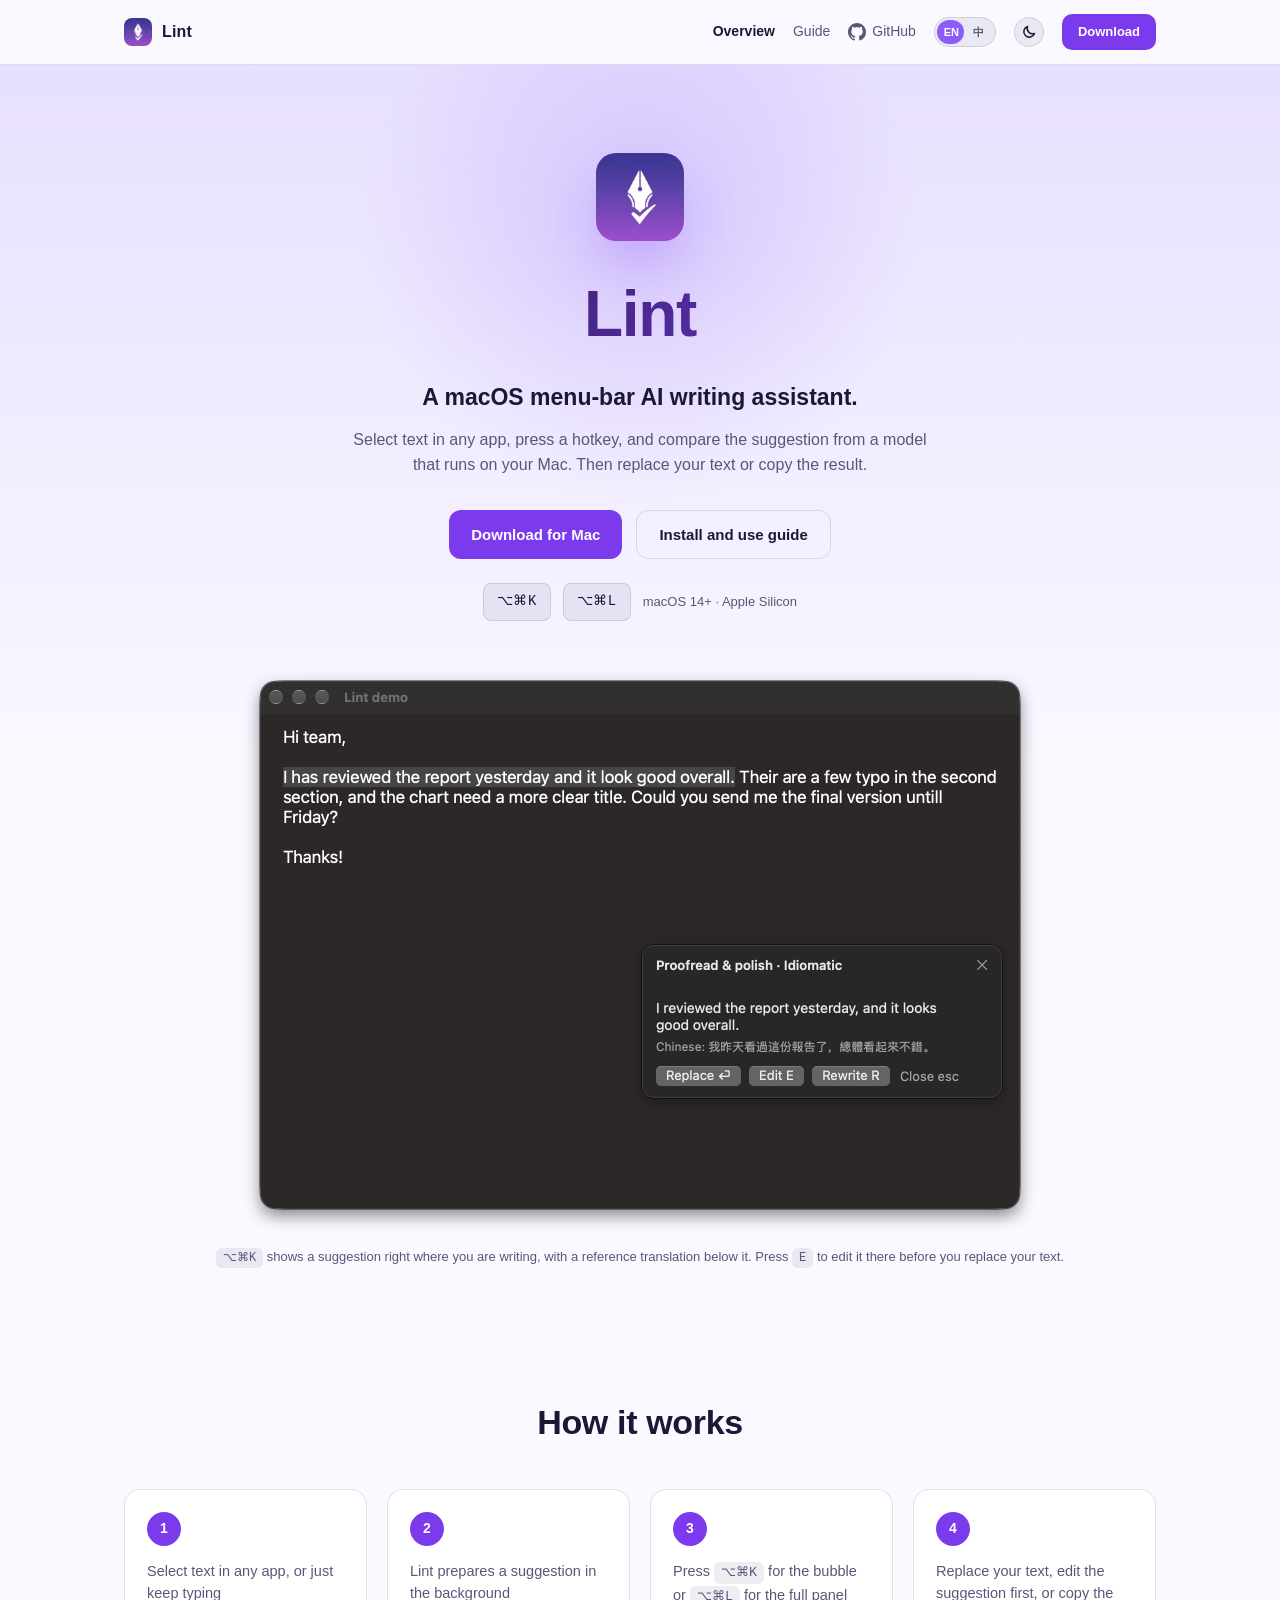
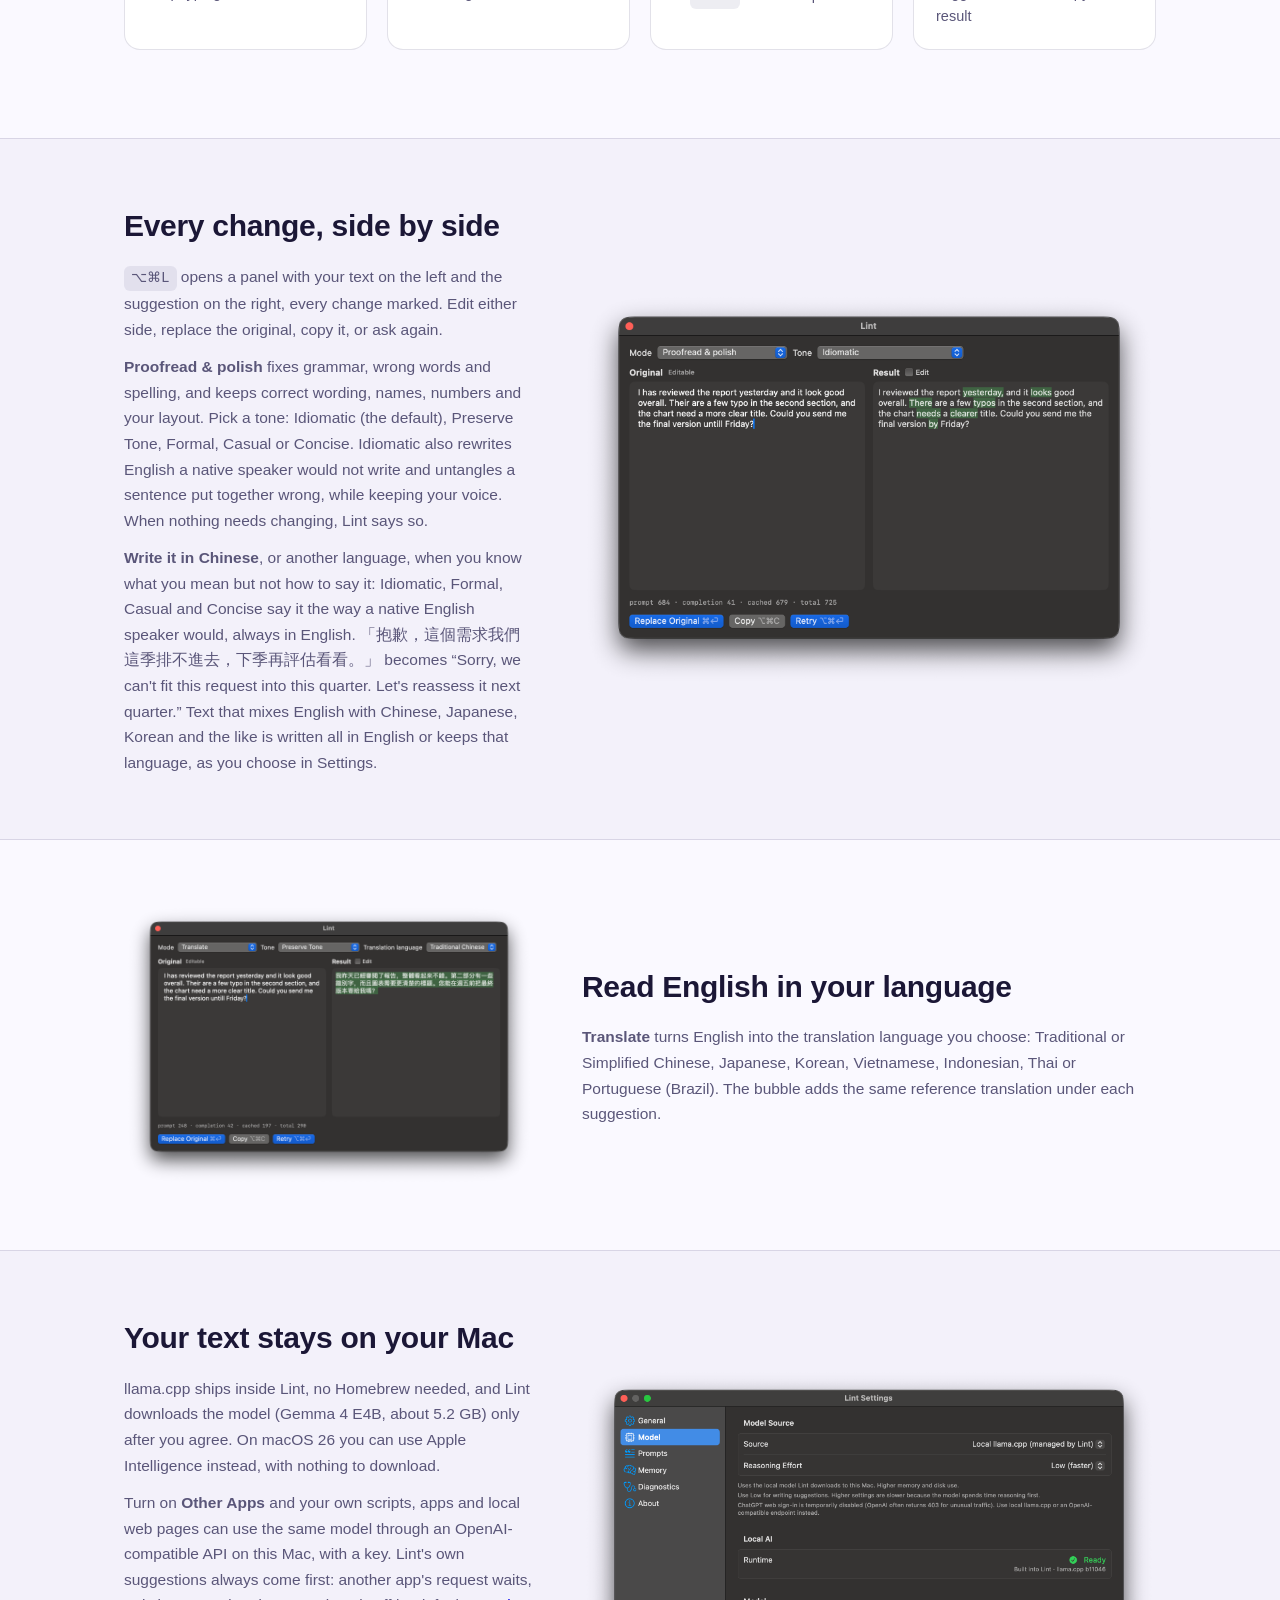
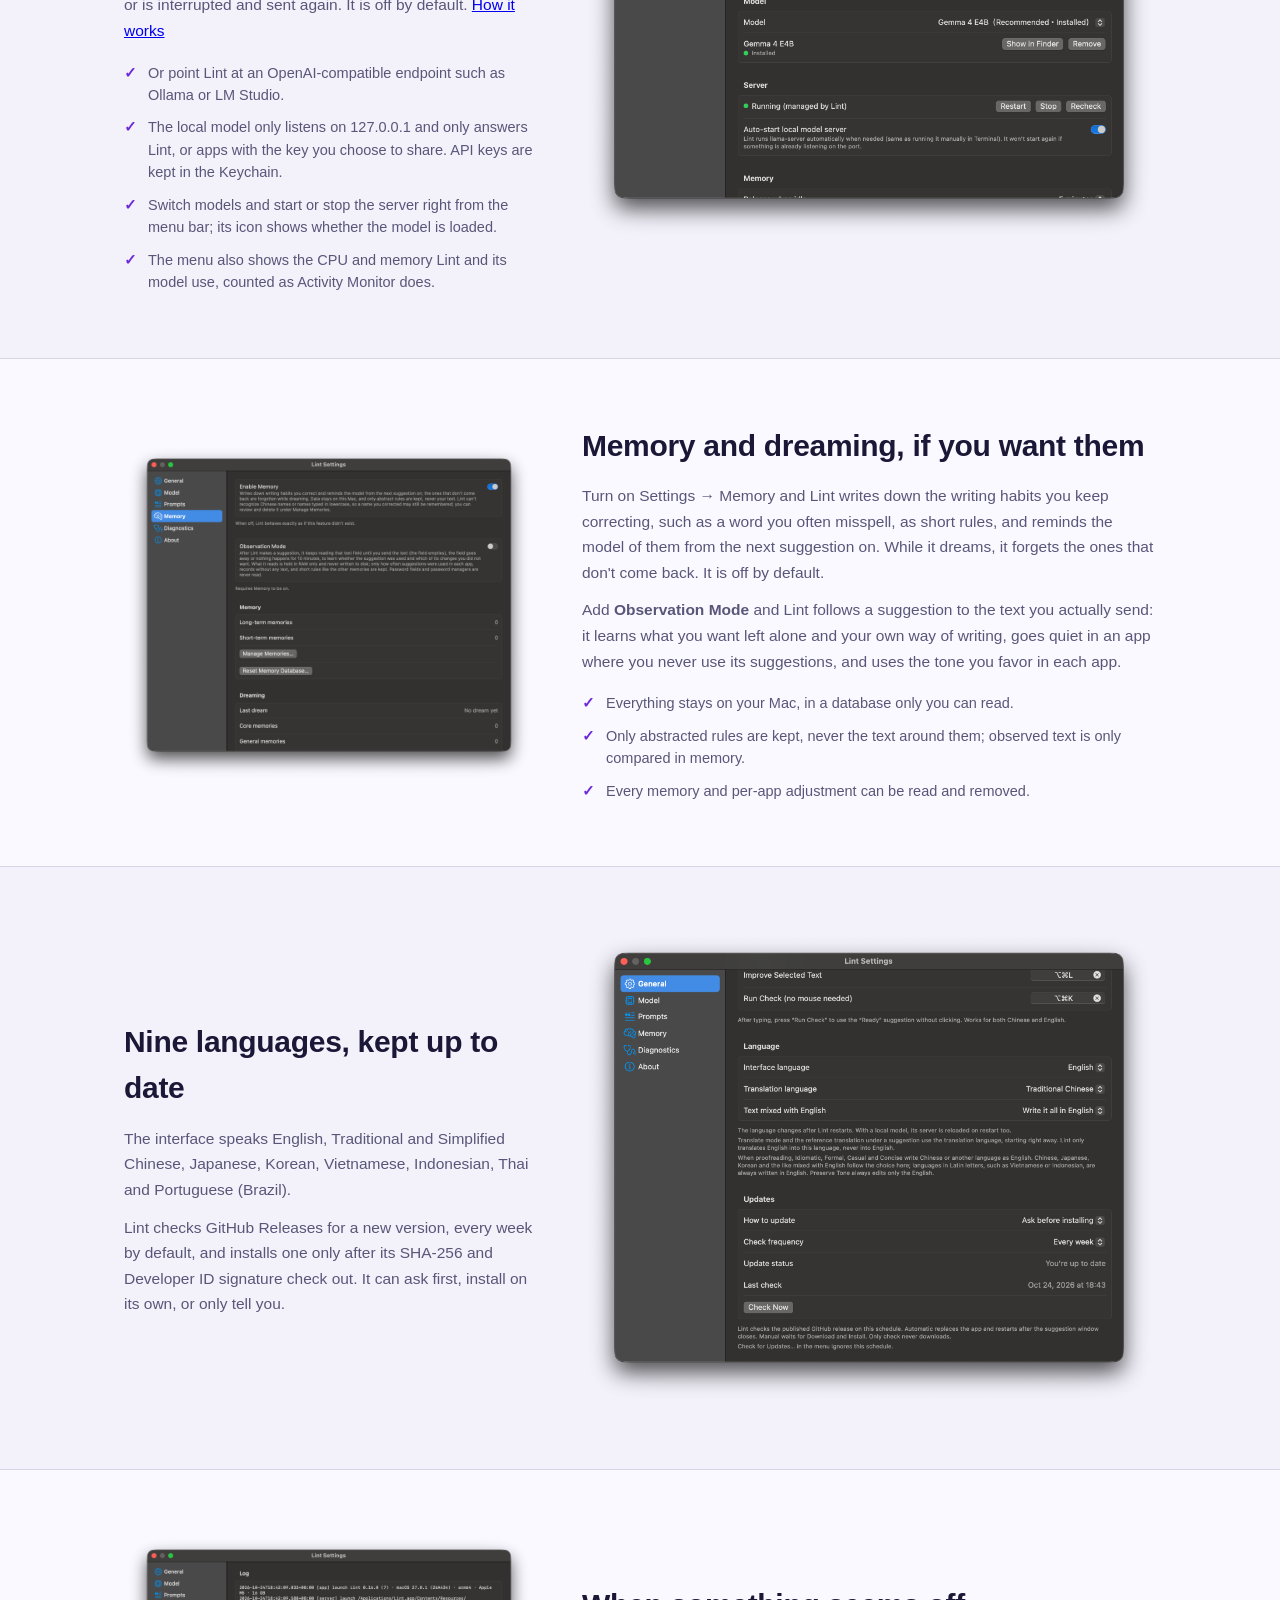
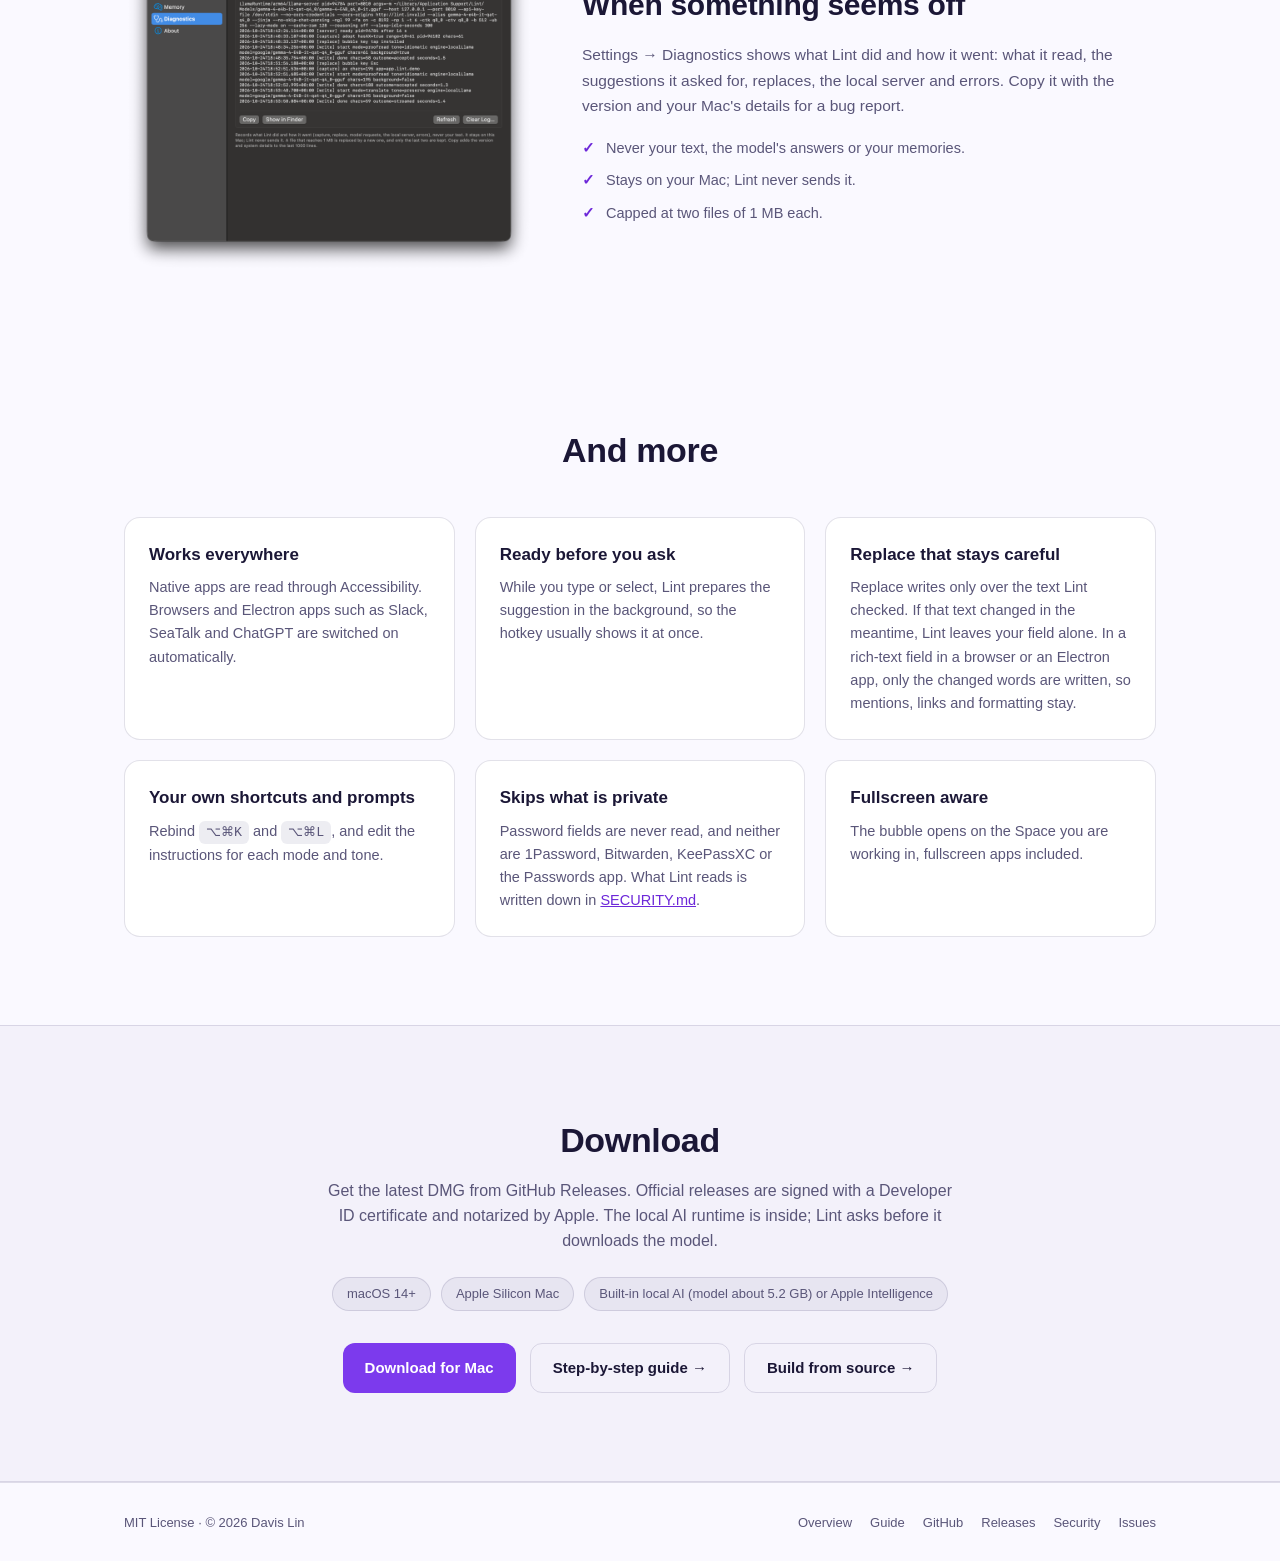
<file: docs/index.html>
<!doctype html>
<html lang="en">
<head>
<meta charset="utf-8">
<meta name="viewport" content="width=device-width, initial-scale=1">
<title>Lint — macOS menu-bar AI writing assistant</title>
<meta name="description" content="Lint is a macOS menu-bar AI writing assistant. Select text in any app, press a hotkey, compare the suggestion from a model that runs on your Mac, then replace or copy it.">
<meta name="theme-color" content="#0b0a1a">
<meta name="color-scheme" content="dark light">
<script>
/* Sets the theme before the first paint: the saved choice, else the system's. site.js wires the button. */
(function () {
  var theme = null;
  try { theme = localStorage.getItem('lint-theme'); } catch (e) {}
  if (theme !== 'light' && theme !== 'dark') theme = window.matchMedia && matchMedia('(prefers-color-scheme: light)').matches ? 'light' : 'dark';
  document.documentElement.setAttribute('data-theme', theme);
  var meta = document.querySelector('meta[name="theme-color"]');
  if (meta) meta.setAttribute('content', theme === 'light' ? '#faf9ff' : '#0b0a1a');
})();
</script>
<meta property="og:title" content="Lint — macOS menu-bar AI writing assistant">
<meta property="og:description" content="Select text in any app, press a hotkey, compare the suggestion from a model that runs on your Mac, then replace or copy it.">
<meta property="og:type" content="website">
<meta property="og:url" content="https://davislinyd.github.io/Lint/">
<meta property="og:image" content="https://davislinyd.github.io/Lint/assets/guide/en/bubble.png">
<meta name="twitter:card" content="summary_large_image">
<link rel="icon" type="image/png" href="assets/favicon.png">
<link rel="stylesheet" href="assets/site.css">
<style>
  /* Overview page */
  section { padding: 88px 0; }
  section h2 { font-size: clamp(26px, 4vw, 34px); font-weight: 800; letter-spacing: -0.01em; }
  .center { text-align: center; }
  .section-lead { color: var(--text-dim); max-width: 640px; margin: 12px auto 0; font-size: 16px; text-align: center; }

  .hero {
    position: relative;
    overflow: hidden;
    background: linear-gradient(180deg, var(--indigo) 0%, var(--bg) 58%);
    text-align: center;
    padding: 88px 0 40px;
  }
  .hero::before {
    content: "";
    position: absolute;
    top: -120px;
    left: 50%;
    transform: translateX(-50%);
    width: 560px;
    height: 560px;
    background: radial-gradient(circle, var(--violet-glow) 0%, transparent 70%);
    opacity: var(--glow-opacity);
    filter: blur(10px);
    pointer-events: none;
  }
  .hero .wrap { position: relative; }
  .hero-icon { width: 88px; height: 88px; border-radius: 20px; margin: 0 auto 24px; box-shadow: 0 24px 60px -18px rgba(139,92,246,0.65); }
  .hero h1 {
    font-size: clamp(40px, 8vw, 64px);
    font-weight: 800;
    letter-spacing: -0.02em;
    background: linear-gradient(135deg, var(--title-from) 0%, var(--title-to) 100%);
    -webkit-background-clip: text;
    background-clip: text;
    color: transparent;
    margin-bottom: 16px;
  }
  .hero-tagline { font-size: clamp(18px, 2.6vw, 23px); font-weight: 600; margin-bottom: 12px; }
  .hero-sub { font-size: 16px; color: var(--text-dim); max-width: 600px; margin: 0 auto; }
  .hero-actions { display: flex; flex-wrap: wrap; justify-content: center; gap: 14px; margin-top: 32px; }
  .hero-meta { display: flex; flex-wrap: wrap; justify-content: center; align-items: center; gap: 12px; margin-top: 24px; }
  .hero-req { font-size: 13px; color: var(--text-dim); }
  .hero-shot { margin: 44px auto 0; max-width: 900px; }

  .step-grid { display: grid; grid-template-columns: repeat(4, 1fr); gap: 20px; margin: 40px 0 0; padding: 0; list-style: none; }
  .step-grid li { background: var(--bg-elev); border: 1px solid var(--border); border-radius: var(--radius); padding: 22px; }
  .step-num {
    display: flex; align-items: center; justify-content: center;
    width: 34px; height: 34px; border-radius: 50%;
    background: var(--violet); color: #fff; font-weight: 700; font-size: 14px; margin-bottom: 14px;
  }
  .step-grid p { font-size: 14.5px; color: var(--text-dim); line-height: 1.55; }

  .showcase { padding: 64px 0; }
  .showcase .wrap { display: grid; grid-template-columns: minmax(0, 5fr) minmax(0, 7fr); gap: 48px; align-items: center; }
  .showcase.reverse .showcase-text { order: 2; }
  .showcase-text h2 { font-size: clamp(24px, 3.4vw, 30px); margin-bottom: 14px; }
  .showcase-text p { color: var(--text-dim); font-size: 15.5px; line-height: 1.65; }
  .showcase-text p + p { margin-top: 12px; }
  .ticks { margin: 18px 0 0; padding: 0; list-style: none; display: grid; gap: 10px; }
  .ticks li { position: relative; padding-left: 24px; color: var(--text-dim); font-size: 14.5px; line-height: 1.55; }
  .ticks li::before { content: "✓"; position: absolute; left: 0; top: 0; color: var(--violet-light); font-weight: 700; }
  .showcase figure { margin: 0; }
  .band { background: var(--surface-band); border-top: 1px solid var(--border); border-bottom: 1px solid var(--border); }

  .feature-grid { display: grid; grid-template-columns: repeat(3, minmax(0, 1fr)); gap: 20px; margin-top: 40px; }
  .feature-card { background: var(--bg-elev); border: 1px solid var(--border); border-radius: var(--radius); padding: 24px; }
  .feature-card h3 { font-size: 17px; font-weight: 700; margin-bottom: 8px; }
  .feature-card p { font-size: 14.5px; color: var(--text-dim); line-height: 1.6; }
  .feature-card a { color: var(--violet-light); }

  .download { text-align: center; }
  .req-list { display: flex; flex-wrap: wrap; justify-content: center; gap: 10px; margin: 24px 0 32px; padding: 0; list-style: none; }
  .req-list li span { display: inline-block; padding: 6px 14px; border-radius: 999px; background: var(--surface-chip); border: 1px solid var(--border); font-size: 13px; color: var(--text-dim); }
  .download .hero-actions { margin-top: 0; }

  @media (max-width: 860px) {
    .showcase .wrap { grid-template-columns: 1fr; gap: 28px; }
    .showcase.reverse .showcase-text { order: 0; }
    .step-grid { grid-template-columns: 1fr 1fr; }
    .feature-grid { grid-template-columns: 1fr 1fr; }
  }
  @media (max-width: 560px) {
    section { padding: 60px 0; }
    .showcase { padding: 44px 0; }
    .hero { padding: 64px 0 28px; }
    .step-grid, .feature-grid { grid-template-columns: 1fr; }
  }
</style>
</head>
<body>

<header class="topbar">
  <div class="topbar-inner">
    <a class="brand" href="index.html">
      <img class="brand-mark" src="assets/icon.png" alt="Lint">
      <span class="brand-name">Lint</span>
    </a>
    <nav class="topnav">
      <div class="page-links">
        <a class="nav-link" href="index.html" aria-current="page"><span class="en">Overview</span><span class="zh">總覽</span></a>
        <a class="nav-link" href="guide.html"><span class="en">Guide</span><span class="zh">使用教學</span></a>
        <a class="nav-link github" href="https://github.com/davislinyd/Lint" target="_blank" rel="noopener noreferrer">
          <svg width="18" height="18" viewBox="0 0 16 16" fill="currentColor" aria-hidden="true"><path d="M8 0C3.58 0 0 3.58 0 8c0 3.54 2.29 6.53 5.47 7.59.4.07.55-.17.55-.38 0-.19-.01-.82-.01-1.49-2.01.37-2.53-.49-2.69-.94-.09-.23-.48-.94-.82-1.13-.28-.15-.68-.52-.01-.53.63-.01 1.08.58 1.23.82.72 1.21 1.87.87 2.33.66.07-.52.28-.87.51-1.07-1.78-.2-3.64-.89-3.64-3.95 0-.87.31-1.59.82-2.15-.08-.2-.36-1.02.08-2.12 0 0 .67-.21 2.2.82.64-.18 1.32-.27 2-.27.68 0 1.36.09 2 .27 1.53-1.04 2.2-.82 2.2-.82.44 1.1.16 1.92.08 2.12.51.56.82 1.27.82 2.15 0 3.07-1.87 3.75-3.65 3.95.29.25.54.73.54 1.48 0 1.07-.01 1.93-.01 2.2 0 .21.15.46.55.38A8.013 8.013 0 0 0 16 8c0-4.42-3.58-8-8-8z"/></svg>
          <span>GitHub</span>
        </a>
      </div>
      <input type="checkbox" id="lang-toggle" class="lang-toggle">
      <label for="lang-toggle" class="lang-switch" aria-label="Switch language / 切換語言">
        <span>EN</span><span>中</span>
      </label>
      <button type="button" id="theme-toggle" class="theme-switch" aria-pressed="false" aria-label="Light theme / 淺色主題" title="Light / dark · 淺色／深色" hidden>
        <svg class="icon-sun" width="16" height="16" viewBox="0 0 16 16" fill="none" stroke="currentColor" stroke-width="1.5" stroke-linecap="round" aria-hidden="true"><circle cx="8" cy="8" r="3"/><path d="M8 1.5V3M8 13v1.5M1.5 8H3M13 8h1.5M3.4 3.4l1.1 1.1M11.5 11.5l1.1 1.1M3.4 12.6l1.1-1.1M11.5 4.5l1.1-1.1"/></svg>
        <svg class="icon-moon" width="16" height="16" viewBox="0 0 16 16" fill="none" stroke="currentColor" stroke-width="1.5" stroke-linejoin="round" aria-hidden="true"><path d="M13.5 9.5A5.5 5.5 0 0 1 6.5 2.5a5.5 5.5 0 1 0 7 7z"/></svg>
      </button>
      <a class="btn btn-primary btn-small" href="https://github.com/davislinyd/Lint/releases/latest" target="_blank" rel="noopener noreferrer">
        <span class="en">Download</span><span class="zh">下載</span>
      </a>
    </nav>
  </div>
</header>

<main id="top">

  <section class="hero">
    <div class="wrap">
      <img class="hero-icon" src="assets/icon.png" alt="Lint app icon">
      <h1>Lint</h1>
      <p class="hero-tagline">
        <span class="en">A macOS menu-bar AI writing assistant.</span>
        <span class="zh">macOS 選單列 AI 寫作助手。</span>
      </p>
      <p class="hero-sub">
        <span class="en">Select text in any app, press a hotkey, and compare the suggestion from a model that runs on your Mac. Then replace your text or copy the result.</span>
        <span class="zh">在任何 App 選取文字、按下快捷鍵，就能比對在你 Mac 上執行的模型給的建議，然後直接取代原文或複製結果。</span>
      </p>
      <div class="hero-actions">
        <a class="btn btn-primary" href="https://github.com/davislinyd/Lint/releases/latest" target="_blank" rel="noopener noreferrer">
          <span class="en">Download for Mac</span><span class="zh">下載 Mac 版</span>
        </a>
        <a class="btn btn-ghost" href="guide.html">
          <span class="en">Install and use guide</span><span class="zh">安裝與使用教學</span>
        </a>
      </div>
      <div class="hero-meta">
        <span class="kbd">⌥⌘K</span>
        <span class="kbd">⌥⌘L</span>
        <span class="hero-req">macOS 14+ · Apple Silicon</span>
      </div>
      <figure class="hero-shot">
        <a class="shot en" href="assets/guide/en/bubble.png" target="_blank" rel="noopener"><img src="assets/guide/en/bubble.png" alt="The Lint suggestion bubble next to a selected sentence" width="806" height="574"></a>
        <a class="shot zh" href="assets/guide/zh/bubble.png" target="_blank" rel="noopener"><img src="assets/guide/zh/bubble.png" alt="選取的句子旁出現 Lint 的建議浮窗" width="806" height="574" loading="lazy"></a>
        <figcaption><span class="en"><span class="kbd-inline">⌥⌘K</span> shows a suggestion right where you are writing, with a reference translation below it. Press <span class="kbd-inline">E</span> to edit it there before you replace your text.</span><span class="zh"><span class="kbd-inline">⌥⌘K</span> 在你寫字的地方直接顯示建議，下方附上參考譯文。按 <span class="kbd-inline">E</span> 可以先在浮窗裡修改，再取代原文。</span></figcaption>
      </figure>
    </div>
  </section>

  <section id="how-it-works">
    <div class="wrap">
      <h2 class="center"><span class="en">How it works</span><span class="zh">運作方式</span></h2>
      <ol class="step-grid">
        <li>
          <span class="step-num">1</span>
          <p class="en">Select text in any app, or just keep typing</p>
          <p class="zh">在任何 App 選取文字，或直接繼續打字</p>
        </li>
        <li>
          <span class="step-num">2</span>
          <p class="en">Lint prepares a suggestion in the background</p>
          <p class="zh">Lint 在背景先準備好建議</p>
        </li>
        <li>
          <span class="step-num">3</span>
          <p class="en">Press <span class="kbd-inline">⌥⌘K</span> for the bubble or <span class="kbd-inline">⌥⌘L</span> for the full panel</p>
          <p class="zh">按 <span class="kbd-inline">⌥⌘K</span> 開浮窗，或按 <span class="kbd-inline">⌥⌘L</span> 開完整面板</p>
        </li>
        <li>
          <span class="step-num">4</span>
          <p class="en">Replace your text, edit the suggestion first, or copy the result</p>
          <p class="zh">取代原文、先修改建議再取代，或複製結果</p>
        </li>
      </ol>
    </div>
  </section>

  <section class="showcase band" id="panel">
    <div class="wrap">
      <div class="showcase-text">
        <h2><span class="en">Every change, side by side</span><span class="zh">每一處修改，並排比對</span></h2>
        <p class="en"><span class="kbd-inline">⌥⌘L</span> opens a panel with your text on the left and the suggestion on the right, every change marked. Edit either side, replace the original, copy it, or ask again.</p>
        <p class="zh"><span class="kbd-inline">⌥⌘L</span> 打開雙欄面板，左邊是原文，右邊是建議，每一處修改都標出來。兩邊都能編輯，可以取代原文、複製，或重新產生。</p>
        <p class="en"><strong>Proofread &amp; polish</strong> fixes grammar, wrong words and spelling, and keeps correct wording, names, numbers and your layout. Pick a tone: Idiomatic (the default), Preserve Tone, Formal, Casual or Concise. Idiomatic also rewrites English a native speaker would not write and untangles a sentence put together wrong, while keeping your voice. When nothing needs changing, Lint says so.</p>
        <p class="zh"><strong>「文法校對與潤飾」</strong>修正文法、用錯的字與拼字，保留正確的用字、人名、數字與版面。語氣可選「道地」（預設）、保留原語氣、正式、輕鬆或簡潔。「道地」也會改寫母語者不會這樣說的英文，並把組得不對的句子理順，同時保留你的語氣。不需要修改時，Lint 會直接告訴你。</p>
        <p class="en"><strong>Write it in Chinese</strong>, or another language, when you know what you mean but not how to say it: Idiomatic, Formal, Casual and Concise say it the way a native English speaker would, always in English. 「抱歉，這個需求我們這季排不進去，下季再評估看看。」 becomes “Sorry, we can't fit this request into this quarter. Let's reassess it next quarter.” Text that mixes English with Chinese, Japanese, Korean and the like is written all in English or keeps that language, as you choose in Settings.</p>
        <p class="zh"><strong>直接寫中文</strong>或其他語言：知道想說什麼、卻不知道英文怎麼說的時候，「道地」「正式」「輕鬆」「簡潔」會用英語母語者會說的方式寫成英文。「抱歉，這個需求我們這季排不進去，下季再評估看看。」會變成 “Sorry, we can't fit this request into this quarter. Let's reassess it next quarter.”。中文、日文、韓文等夾雜英文的文字，要整段寫成英文還是保留原本的語言，可在設定中選擇。</p>
      </div>
      <figure>
        <a class="shot en" href="assets/guide/en/panel.png" target="_blank" rel="noopener"><img src="assets/guide/en/panel.png" alt="The full panel with the original on the left and the corrected text on the right" width="872" height="600" loading="lazy"></a>
        <a class="shot zh" href="assets/guide/zh/panel.png" target="_blank" rel="noopener"><img src="assets/guide/zh/panel.png" alt="完整面板：左邊是原文，右邊是修正後的文字" width="872" height="600" loading="lazy"></a>
      </figure>
    </div>
  </section>

  <section class="showcase reverse" id="translate">
    <div class="wrap">
      <div class="showcase-text">
        <h2><span class="en">Read English in your language</span><span class="zh">用你的語言讀懂英文</span></h2>
        <p class="en"><strong>Translate</strong> turns English into the translation language you choose: Traditional or Simplified Chinese, Japanese, Korean, Vietnamese, Indonesian, Thai or Portuguese (Brazil). The bubble adds the same reference translation under each suggestion.</p>
        <p class="zh"><strong>「翻譯」</strong>把英文翻成你選的翻譯語言：繁體或簡體中文、日文、韓文、越南文、印尼文、泰文或葡萄牙文（巴西）。浮窗也會在每個建議下方附上同一種語言的參考譯文。</p>
      </div>
      <figure>
        <a class="shot en" href="assets/guide/en/panel-translate.png" target="_blank" rel="noopener"><img src="assets/guide/en/panel-translate.png" alt="The full panel translating English into Traditional Chinese" width="872" height="600" loading="lazy"></a>
        <a class="shot zh" href="assets/guide/zh/panel-translate.png" target="_blank" rel="noopener"><img src="assets/guide/zh/panel-translate.png" alt="完整面板把英文翻成繁體中文" width="872" height="600" loading="lazy"></a>
      </figure>
    </div>
  </section>

  <section class="showcase band" id="local-ai">
    <div class="wrap">
      <div class="showcase-text">
        <h2><span class="en">Your text stays on your Mac</span><span class="zh">文字留在你的 Mac 上</span></h2>
        <p class="en">llama.cpp ships inside Lint, no Homebrew needed, and Lint downloads the model (Gemma 4 E4B, about 5.2 GB) only after you agree. On macOS 26 you can use Apple Intelligence instead, with nothing to download.</p>
        <p class="zh">llama.cpp 已經包在 Lint 裡，不需要 Homebrew；模型（Gemma 4 E4B，約 5.2 GB）要等你同意才下載。在 macOS 26 也可以改用 Apple Intelligence，不必下載任何東西。</p>
        <p class="en">Turn on <strong>Other Apps</strong> and your own scripts, apps and local web pages can use the same model through an OpenAI-compatible API on this Mac, with a key. Lint's own suggestions always come first: another app's request waits, or is interrupted and sent again. It is off by default. <a href="guide.html#local-api">How it works</a></p>
        <p class="zh">開啟<strong>「其他 app 使用」</strong>後，你自己的腳本、App 和本機網頁也能用金鑰，透過這台 Mac 上的 OpenAI 相容 API 使用同一個模型。Lint 自己的建議永遠優先：其他 app 的請求會等候，或被中斷後重送。預設關閉。<a href="guide.html#local-api">怎麼運作</a></p>
        <ul class="ticks en">
          <li>Or point Lint at an OpenAI-compatible endpoint such as Ollama or LM Studio.</li>
          <li>The local model only listens on 127.0.0.1 and only answers Lint, or apps with the key you choose to share. API keys are kept in the Keychain.</li>
          <li>Switch models and start or stop the server right from the menu bar; its icon shows whether the model is loaded.</li>
          <li>The menu also shows the CPU and memory Lint and its model use, counted as Activity Monitor does.</li>
        </ul>
        <ul class="ticks zh">
          <li>也可以改接 Ollama、LM Studio 等 OpenAI 相容端點。</li>
          <li>本機模型只監聽 127.0.0.1，只回應 Lint，以及拿到你分享的金鑰的 App。API Key 存在鑰匙圈。</li>
          <li>在選單列就能切換模型、啟動或停止服務；圖示會顯示模型是否已載入。</li>
          <li>選單也會顯示 Lint 與模型用了多少 CPU 和記憶體，算法與活動監視器相同。</li>
        </ul>
      </div>
      <figure>
        <a class="shot en" href="assets/guide/en/settings-model.png" target="_blank" rel="noopener"><img src="assets/guide/en/settings-model.png" alt="Settings, Model: Lint's local llama.cpp running Gemma 4 E4B" width="984" height="812" loading="lazy"></a>
        <a class="shot zh" href="assets/guide/zh/settings-model.png" target="_blank" rel="noopener"><img src="assets/guide/zh/settings-model.png" alt="設定的模型頁：Lint 管理的本機 llama.cpp 執行 Gemma 4 E4B" width="984" height="812" loading="lazy"></a>
      </figure>
    </div>
  </section>

  <section class="showcase reverse" id="memory">
    <div class="wrap">
      <div class="showcase-text">
        <h2><span class="en">Memory and dreaming, if you want them</span><span class="zh">記憶與作夢，想用再開</span></h2>
        <p class="en">Turn on Settings → Memory and Lint writes down the writing habits you keep correcting, such as a word you often misspell, as short rules, and reminds the model of them from the next suggestion on. While it dreams, it forgets the ones that don't come back. It is off by default.</p>
        <p class="zh">在「設定 → 記憶」開啟後，Lint 會把你反覆修正的寫作習慣（例如常拼錯的字）記成簡短規則，下一次建議就開始提醒模型；作夢時會忘掉沒再出現的。預設關閉。</p>
        <p class="en">Add <strong>Observation Mode</strong> and Lint follows a suggestion to the text you actually send: it learns what you want left alone and your own way of writing, goes quiet in an app where you never use its suggestions, and uses the tone you favor in each app.</p>
        <p class="zh">再開啟<strong>「觀察模式」</strong>，Lint 會一路看到你實際送出的文字：學會哪些地方你不想被改、你自己的寫法，在從不採用建議的 App 裡安靜下來，並在各 App 改用你常用的語氣。</p>
        <ul class="ticks en">
          <li>Everything stays on your Mac, in a database only you can read.</li>
          <li>Only abstracted rules are kept, never the text around them; observed text is only compared in memory.</li>
          <li>Every memory and per-app adjustment can be read and removed.</li>
        </ul>
        <ul class="ticks zh">
          <li>全部只存在你的 Mac，資料庫只有你本人可讀。</li>
          <li>只保存抽象後的規則，不保存周圍的文字；觀察到的文字只在記憶體裡比對。</li>
          <li>每一條記憶與各 App 的調整都能查看與移除。</li>
        </ul>
      </div>
      <figure>
        <a class="shot en" href="assets/guide/en/settings-memory.png" target="_blank" rel="noopener"><img src="assets/guide/en/settings-memory.png" alt="Settings, Memory: memory on, with its dreaming section" width="984" height="812" loading="lazy"></a>
        <a class="shot zh" href="assets/guide/zh/settings-memory.png" target="_blank" rel="noopener"><img src="assets/guide/zh/settings-memory.png" alt="設定的記憶頁：已啟用記憶，以及作夢區" width="984" height="812" loading="lazy"></a>
      </figure>
    </div>
  </section>

  <section class="showcase band" id="languages">
    <div class="wrap">
      <div class="showcase-text">
        <h2><span class="en">Nine languages, kept up to date</span><span class="zh">九種語言，隨時保持最新</span></h2>
        <p class="en">The interface speaks English, Traditional and Simplified Chinese, Japanese, Korean, Vietnamese, Indonesian, Thai and Portuguese (Brazil).</p>
        <p class="zh">介面支援英文、繁體與簡體中文、日文、韓文、越南文、印尼文、泰文與葡萄牙文（巴西）。</p>
        <p class="en">Lint checks GitHub Releases for a new version, every week by default, and installs one only after its SHA-256 and Developer ID signature check out. It can ask first, install on its own, or only tell you.</p>
        <p class="zh">Lint 會到 GitHub Releases 檢查新版（預設每週），SHA-256 與 Developer ID 簽章都核對無誤才安裝。可以設成先問你、自動安裝，或只通知你。</p>
      </div>
      <figure>
        <a class="shot en" href="assets/guide/en/settings-updates.png" target="_blank" rel="noopener"><img src="assets/guide/en/settings-updates.png" alt="Settings, General: language and update settings" width="984" height="812" loading="lazy"></a>
        <a class="shot zh" href="assets/guide/zh/settings-updates.png" target="_blank" rel="noopener"><img src="assets/guide/zh/settings-updates.png" alt="設定的一般頁：語言與更新設定" width="984" height="812" loading="lazy"></a>
      </figure>
    </div>
  </section>

  <section class="showcase reverse" id="diagnostics">
    <div class="wrap">
      <div class="showcase-text">
        <h2><span class="en">When something seems off</span><span class="zh">覺得怪怪的時候</span></h2>
        <p class="en">Settings → Diagnostics shows what Lint did and how it went: what it read, the suggestions it asked for, replaces, the local server and errors. Copy it with the version and your Mac's details for a bug report.</p>
        <p class="zh">「設定 → 診斷」顯示 Lint 做了什麼、結果如何：讀了什麼、要了哪些建議、取代、本機服務與錯誤。拷貝時會附上版本與這台 Mac 的資訊，方便回報問題。</p>
        <ul class="ticks en">
          <li>Never your text, the model's answers or your memories.</li>
          <li>Stays on your Mac; Lint never sends it.</li>
          <li>Capped at two files of 1 MB each.</li>
        </ul>
        <ul class="ticks zh">
          <li>不含你的文字、模型的回答或你的記憶。</li>
          <li>只存在你的 Mac，Lint 不會送出。</li>
          <li>最多兩個各 1 MB 的檔案。</li>
        </ul>
      </div>
      <figure>
        <a class="shot en" href="assets/guide/en/settings-diagnostics.png" target="_blank" rel="noopener"><img src="assets/guide/en/settings-diagnostics.png" alt="Settings, Diagnostics: the log after a suggestion was replaced" width="984" height="812" loading="lazy"></a>
        <a class="shot zh" href="assets/guide/zh/settings-diagnostics.png" target="_blank" rel="noopener"><img src="assets/guide/zh/settings-diagnostics.png" alt="設定的診斷頁：取代一次建議後的記錄" width="984" height="812" loading="lazy"></a>
      </figure>
    </div>
  </section>

  <section id="features">
    <div class="wrap">
      <h2 class="center"><span class="en">And more</span><span class="zh">還有這些</span></h2>
      <div class="feature-grid">
        <article class="feature-card">
          <h3><span class="en">Works everywhere</span><span class="zh">隨處可用</span></h3>
          <p class="en">Native apps are read through Accessibility. Browsers and Electron apps such as Slack, SeaTalk and ChatGPT are switched on automatically.</p>
          <p class="zh">原生 App 透過輔助功能讀取；瀏覽器與 Slack、SeaTalk、ChatGPT 等 Electron App 由 Lint 自動開啟。</p>
        </article>
        <article class="feature-card">
          <h3><span class="en">Ready before you ask</span><span class="zh">還沒按就準備好</span></h3>
          <p class="en">While you type or select, Lint prepares the suggestion in the background, so the hotkey usually shows it at once.</p>
          <p class="zh">你打字或選取時，Lint 就在背景準備建議，按下快捷鍵通常馬上就有。</p>
        </article>
        <article class="feature-card">
          <h3><span class="en">Replace that stays careful</span><span class="zh">謹慎的取代</span></h3>
          <p class="en">Replace writes only over the text Lint checked. If that text changed in the meantime, Lint leaves your field alone. In a rich-text field in a browser or an Electron app, only the changed words are written, so mentions, links and formatting stay.</p>
          <p class="zh">取代只會寫在 Lint 檢查過的那段原文上；原文若在這之間被改動，Lint 就不動你的輸入框。在瀏覽器或 Electron App 的富文字輸入框裡，只會改寫有變動的字，提及、連結與格式都會保留。</p>
        </article>
        <article class="feature-card">
          <h3><span class="en">Your own shortcuts and prompts</span><span class="zh">自訂快捷鍵與提示詞</span></h3>
          <p class="en">Rebind <span class="kbd-inline">⌥⌘K</span> and <span class="kbd-inline">⌥⌘L</span>, and edit the instructions for each mode and tone.</p>
          <p class="zh"><span class="kbd-inline">⌥⌘K</span> 與 <span class="kbd-inline">⌥⌘L</span> 都能重新綁定，每個模式與語氣的指示也都能修改。</p>
        </article>
        <article class="feature-card">
          <h3><span class="en">Skips what is private</span><span class="zh">不碰私密的東西</span></h3>
          <p class="en">Password fields are never read, and neither are 1Password, Bitwarden, KeePassXC or the Passwords app. What Lint reads is written down in <a href="https://github.com/davislinyd/Lint/blob/main/SECURITY.md" target="_blank" rel="noopener noreferrer">SECURITY.md</a>.</p>
          <p class="zh">密碼欄位一律不讀，1Password、Bitwarden、KeePassXC 與系統的「密碼」App 也不讀。Lint 會讀什麼，寫在 <a href="https://github.com/davislinyd/Lint/blob/main/SECURITY.md" target="_blank" rel="noopener noreferrer">SECURITY.md</a>。</p>
        </article>
        <article class="feature-card">
          <h3><span class="en">Fullscreen aware</span><span class="zh">全螢幕也能用</span></h3>
          <p class="en">The bubble opens on the Space you are working in, fullscreen apps included.</p>
          <p class="zh">浮窗會出現在你正在使用的 Space，包含全螢幕 App。</p>
        </article>
      </div>
    </div>
  </section>

  <section class="download band" id="download">
    <div class="wrap">
      <h2><span class="en">Download</span><span class="zh">下載</span></h2>
      <p class="section-lead">
        <span class="en">Get the latest DMG from GitHub Releases. Official releases are signed with a Developer ID certificate and notarized by Apple. The local AI runtime is inside; Lint asks before it downloads the model.</span>
        <span class="zh">到 GitHub Releases 下載最新的 DMG。正式版以 Developer ID 憑證簽署並通過 Apple 公證。本機 AI 執行環境已內建，模型會在詢問你之後才下載。</span>
      </p>
      <ul class="req-list">
        <li><span>macOS 14+</span></li>
        <li><span>Apple Silicon Mac</span></li>
        <li><span class="en">Built-in local AI (model about 5.2 GB) or Apple Intelligence</span><span class="zh">內建本機 AI（模型約 5.2 GB）或 Apple Intelligence</span></li>
      </ul>
      <div class="hero-actions">
        <a class="btn btn-primary" href="https://github.com/davislinyd/Lint/releases/latest" target="_blank" rel="noopener noreferrer">
          <span class="en">Download for Mac</span><span class="zh">下載 Mac 版</span>
        </a>
        <a class="btn btn-ghost" href="guide.html">
          <span class="en">Step-by-step guide →</span><span class="zh">逐步安裝教學 →</span>
        </a>
        <a class="btn btn-ghost" href="https://github.com/davislinyd/Lint#readme" target="_blank" rel="noopener noreferrer">
          <span class="en">Build from source →</span><span class="zh">從原始碼建置 →</span>
        </a>
      </div>
    </div>
  </section>

</main>

<footer class="site-footer">
  <div class="wrap footer-inner">
    <p>MIT License · © 2026 Davis Lin</p>
    <nav class="footer-nav">
      <a href="index.html"><span class="en">Overview</span><span class="zh">總覽</span></a>
      <a href="guide.html"><span class="en">Guide</span><span class="zh">使用教學</span></a>
      <a href="https://github.com/davislinyd/Lint" target="_blank" rel="noopener noreferrer">GitHub</a>
      <a href="https://github.com/davislinyd/Lint/releases" target="_blank" rel="noopener noreferrer">Releases</a>
      <a href="https://github.com/davislinyd/Lint/blob/main/SECURITY.md" target="_blank" rel="noopener noreferrer">Security</a>
      <a href="https://github.com/davislinyd/Lint/issues" target="_blank" rel="noopener noreferrer">Issues</a>
    </nav>
  </div>
</footer>

<script src="assets/site.js"></script>
</body>
</html>
</file>
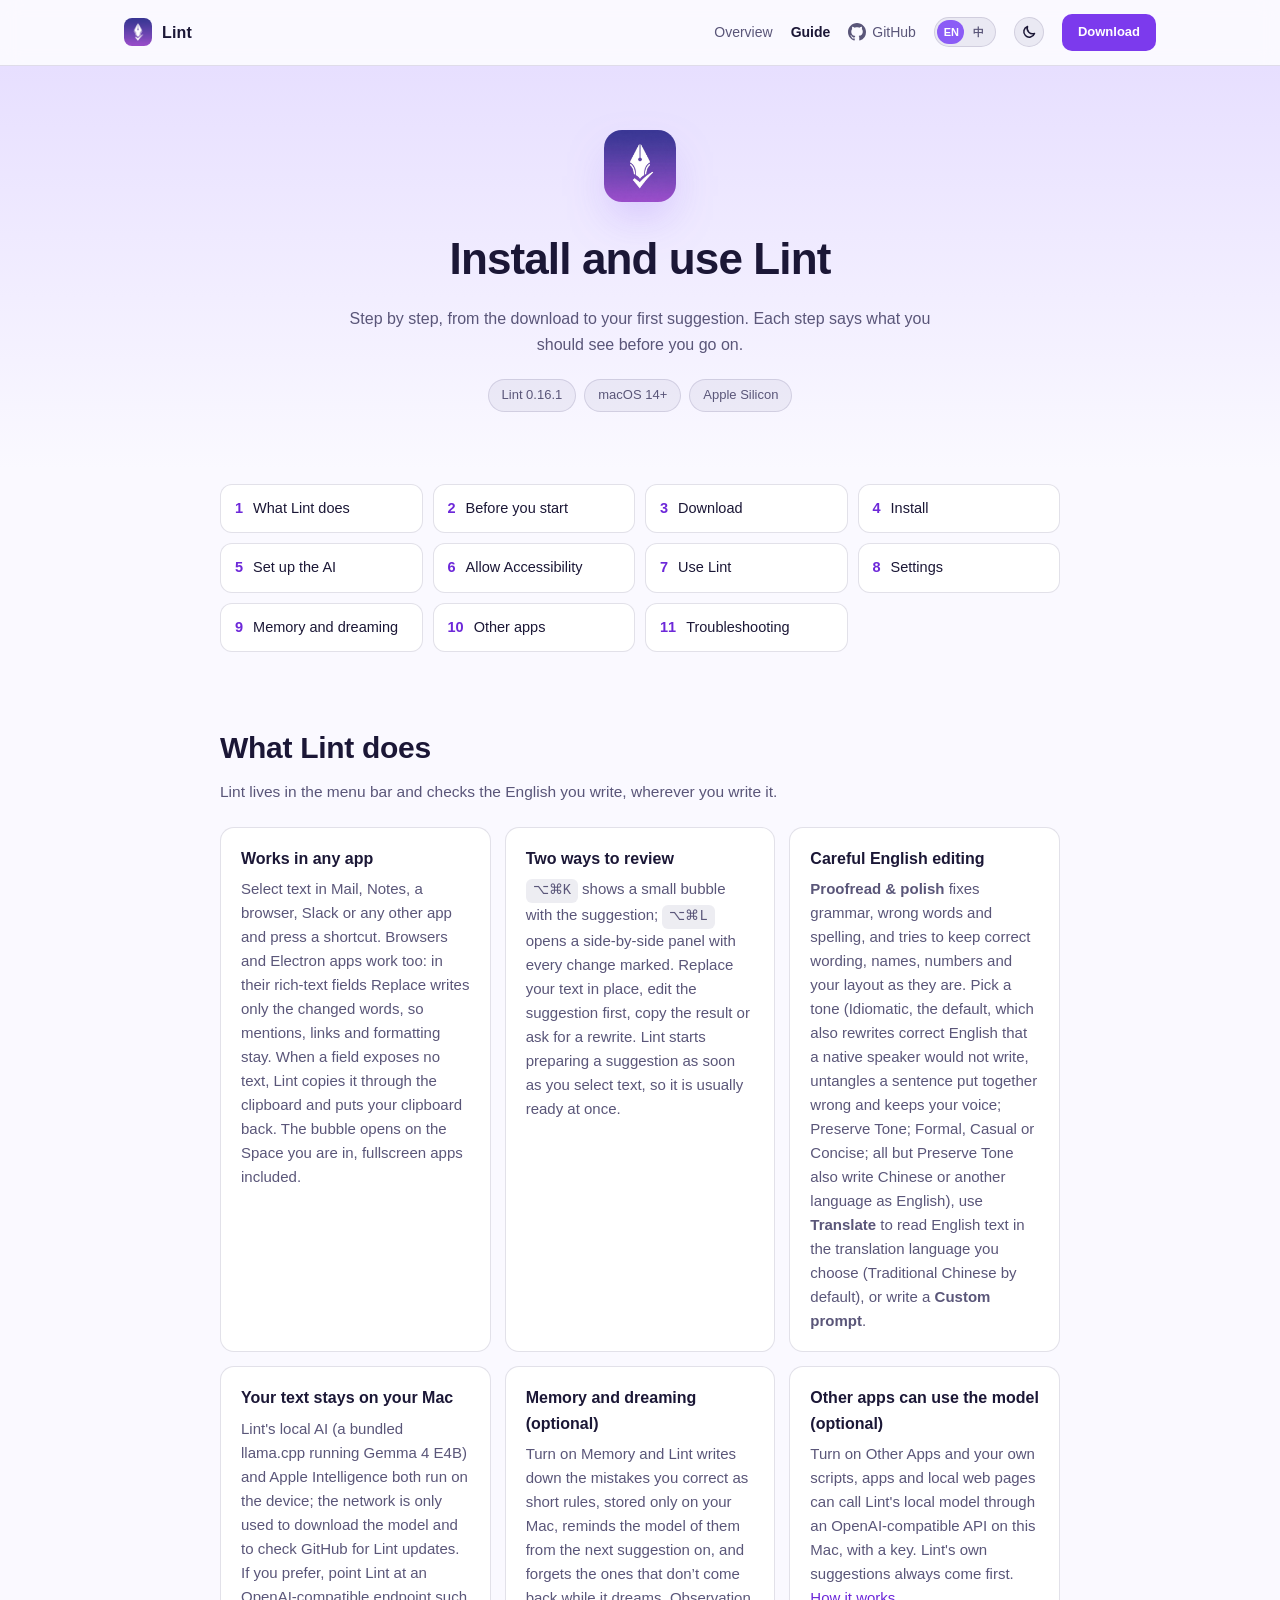
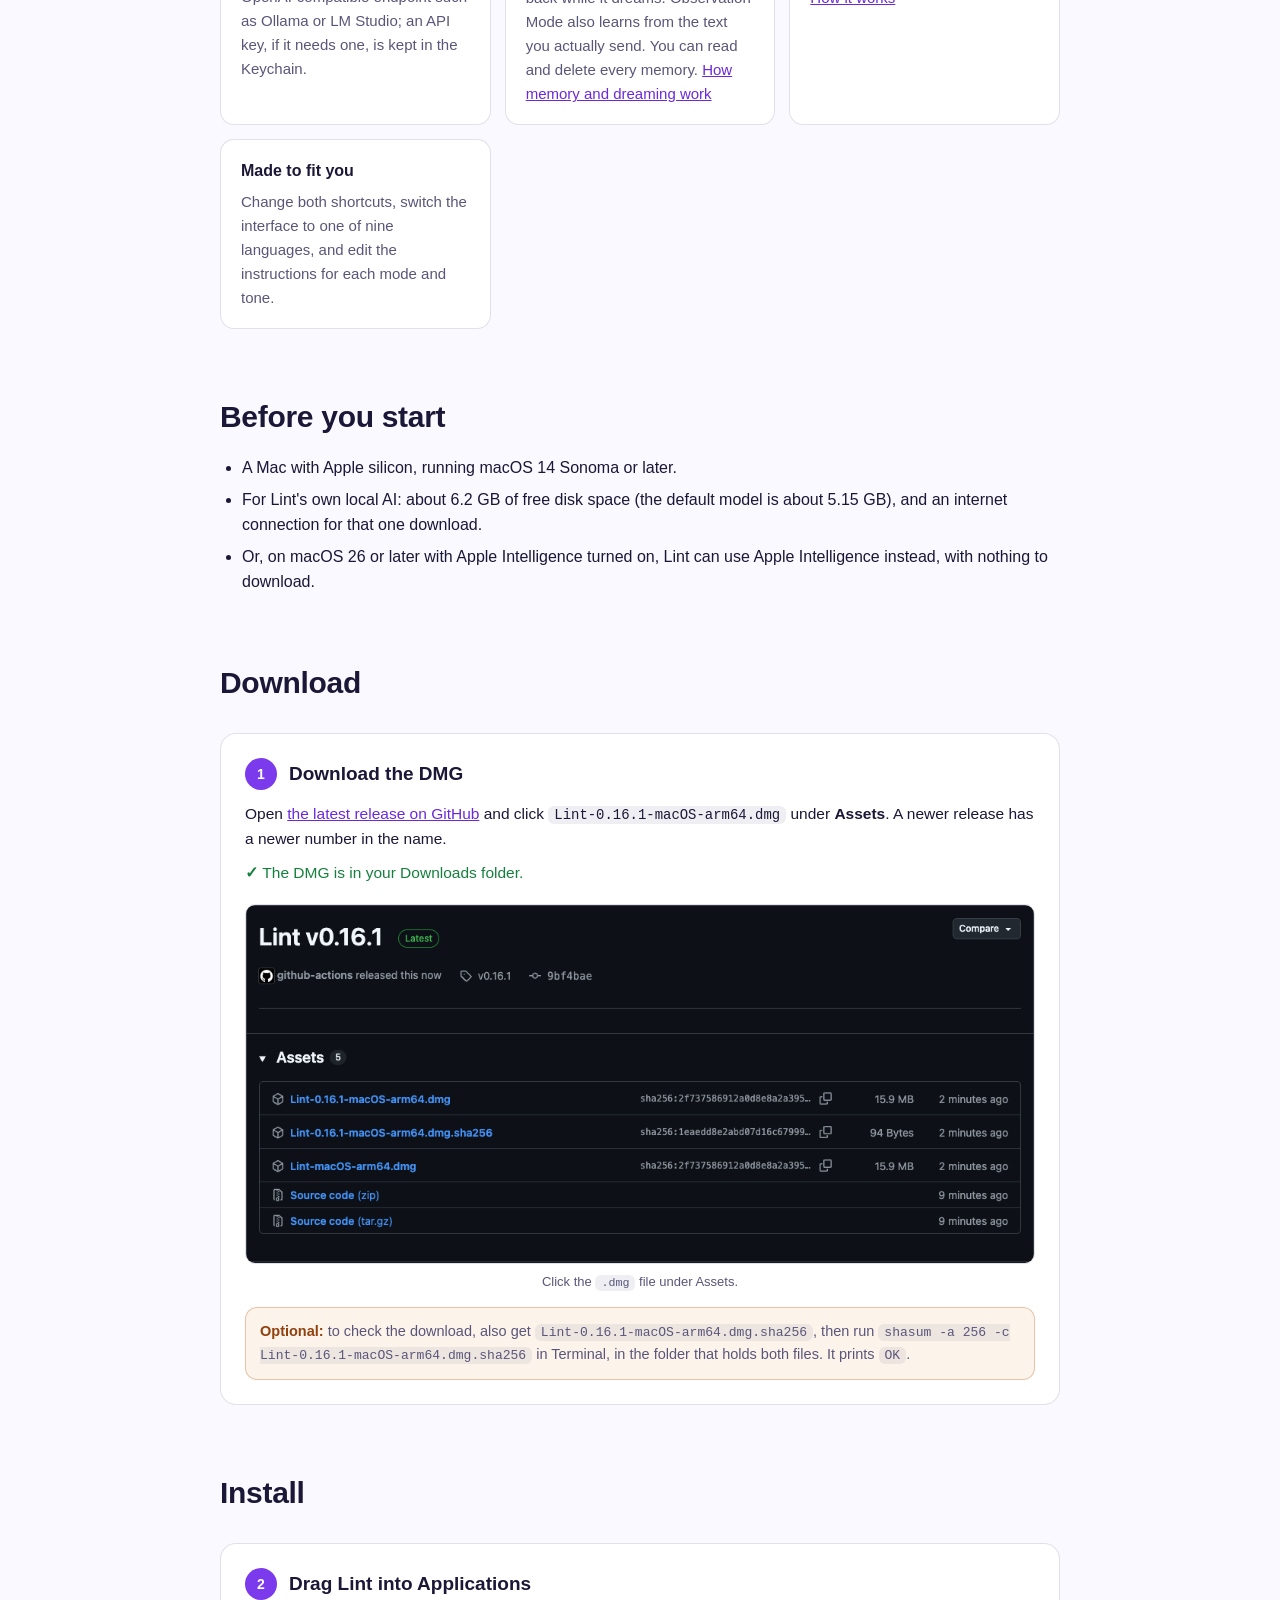
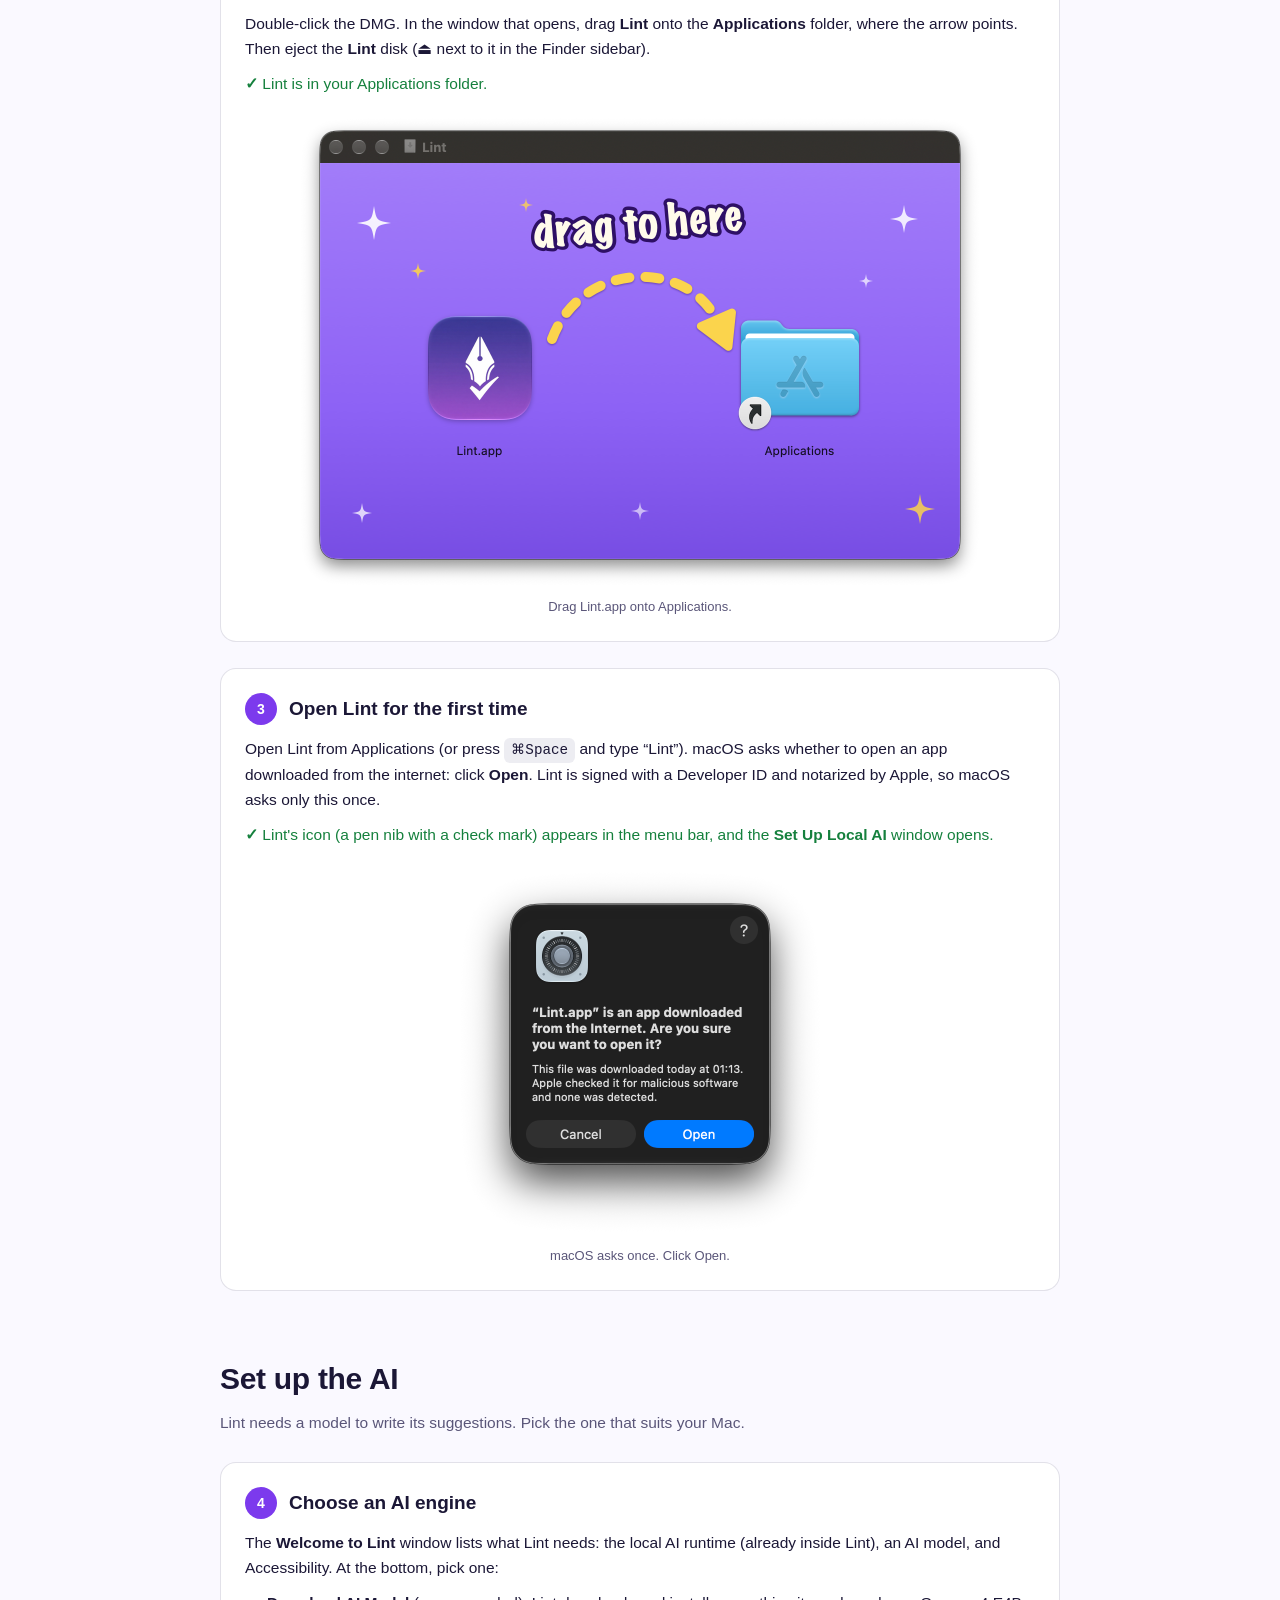
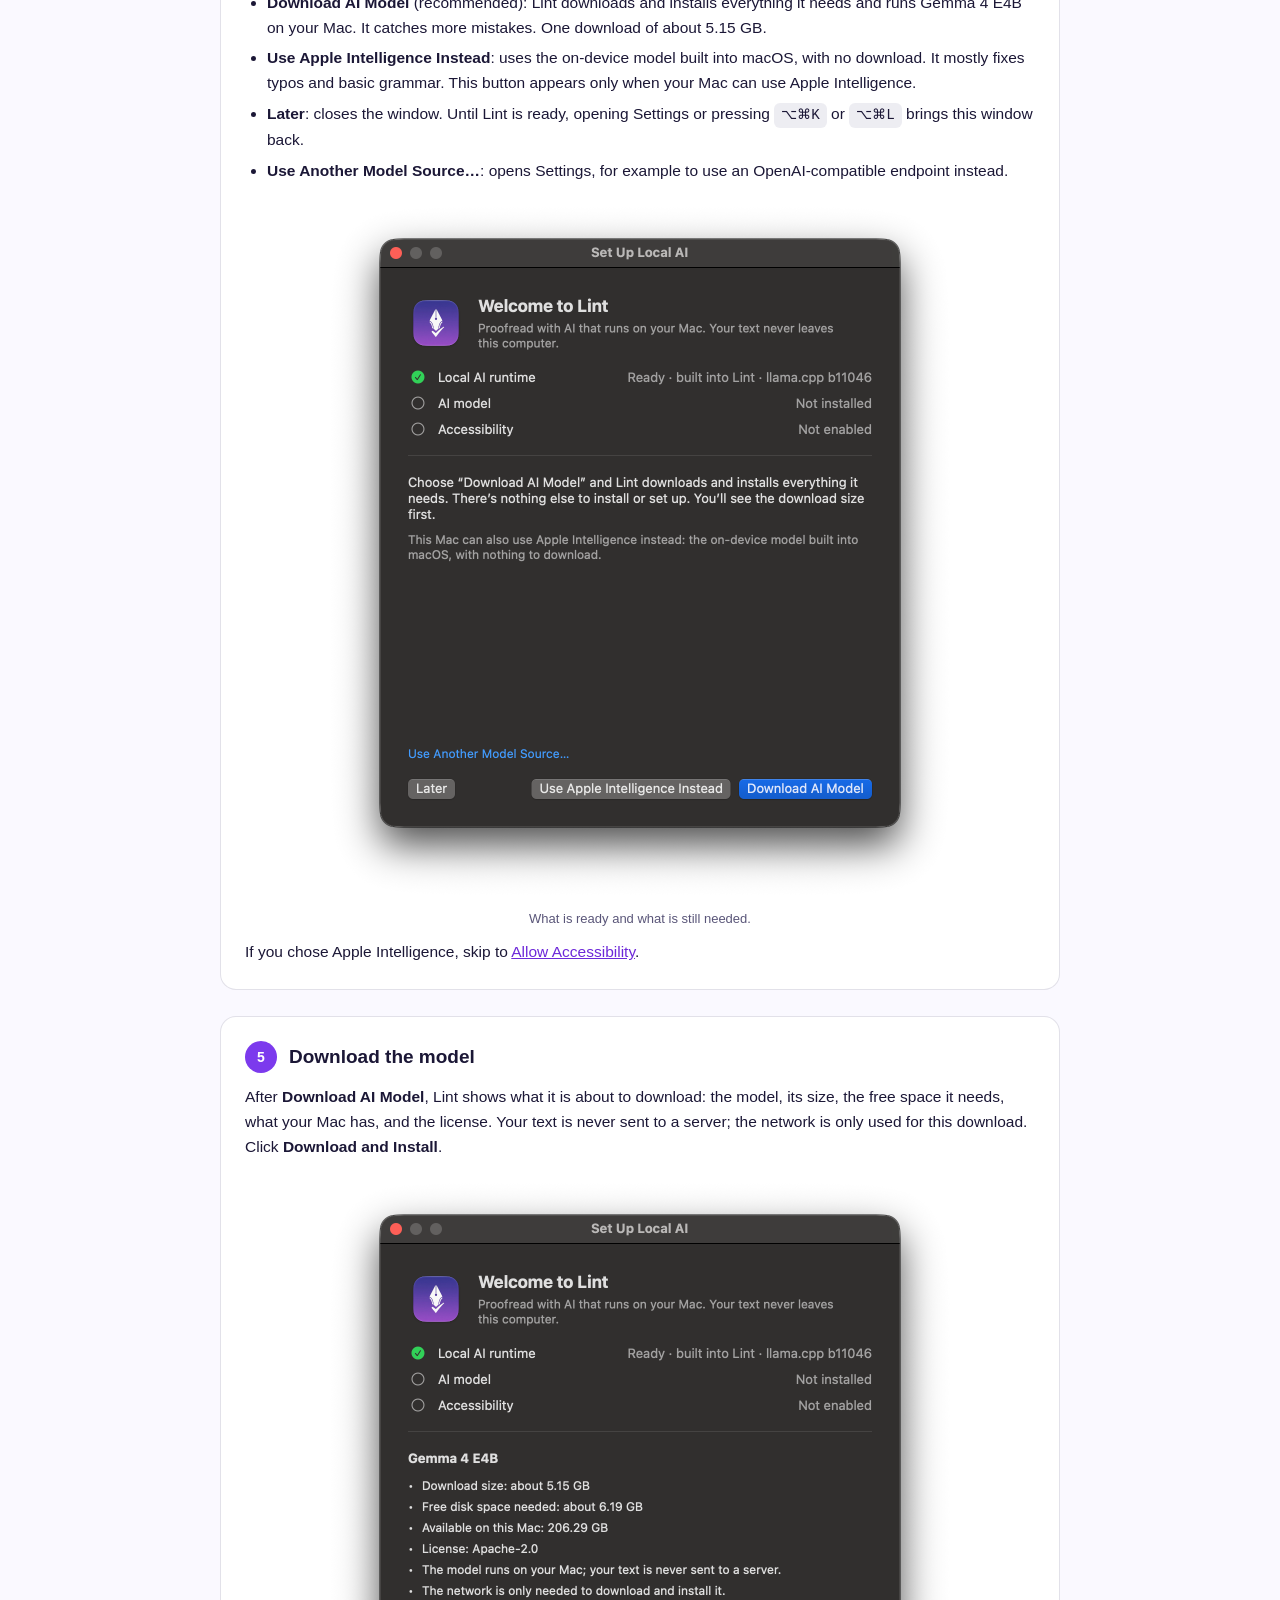
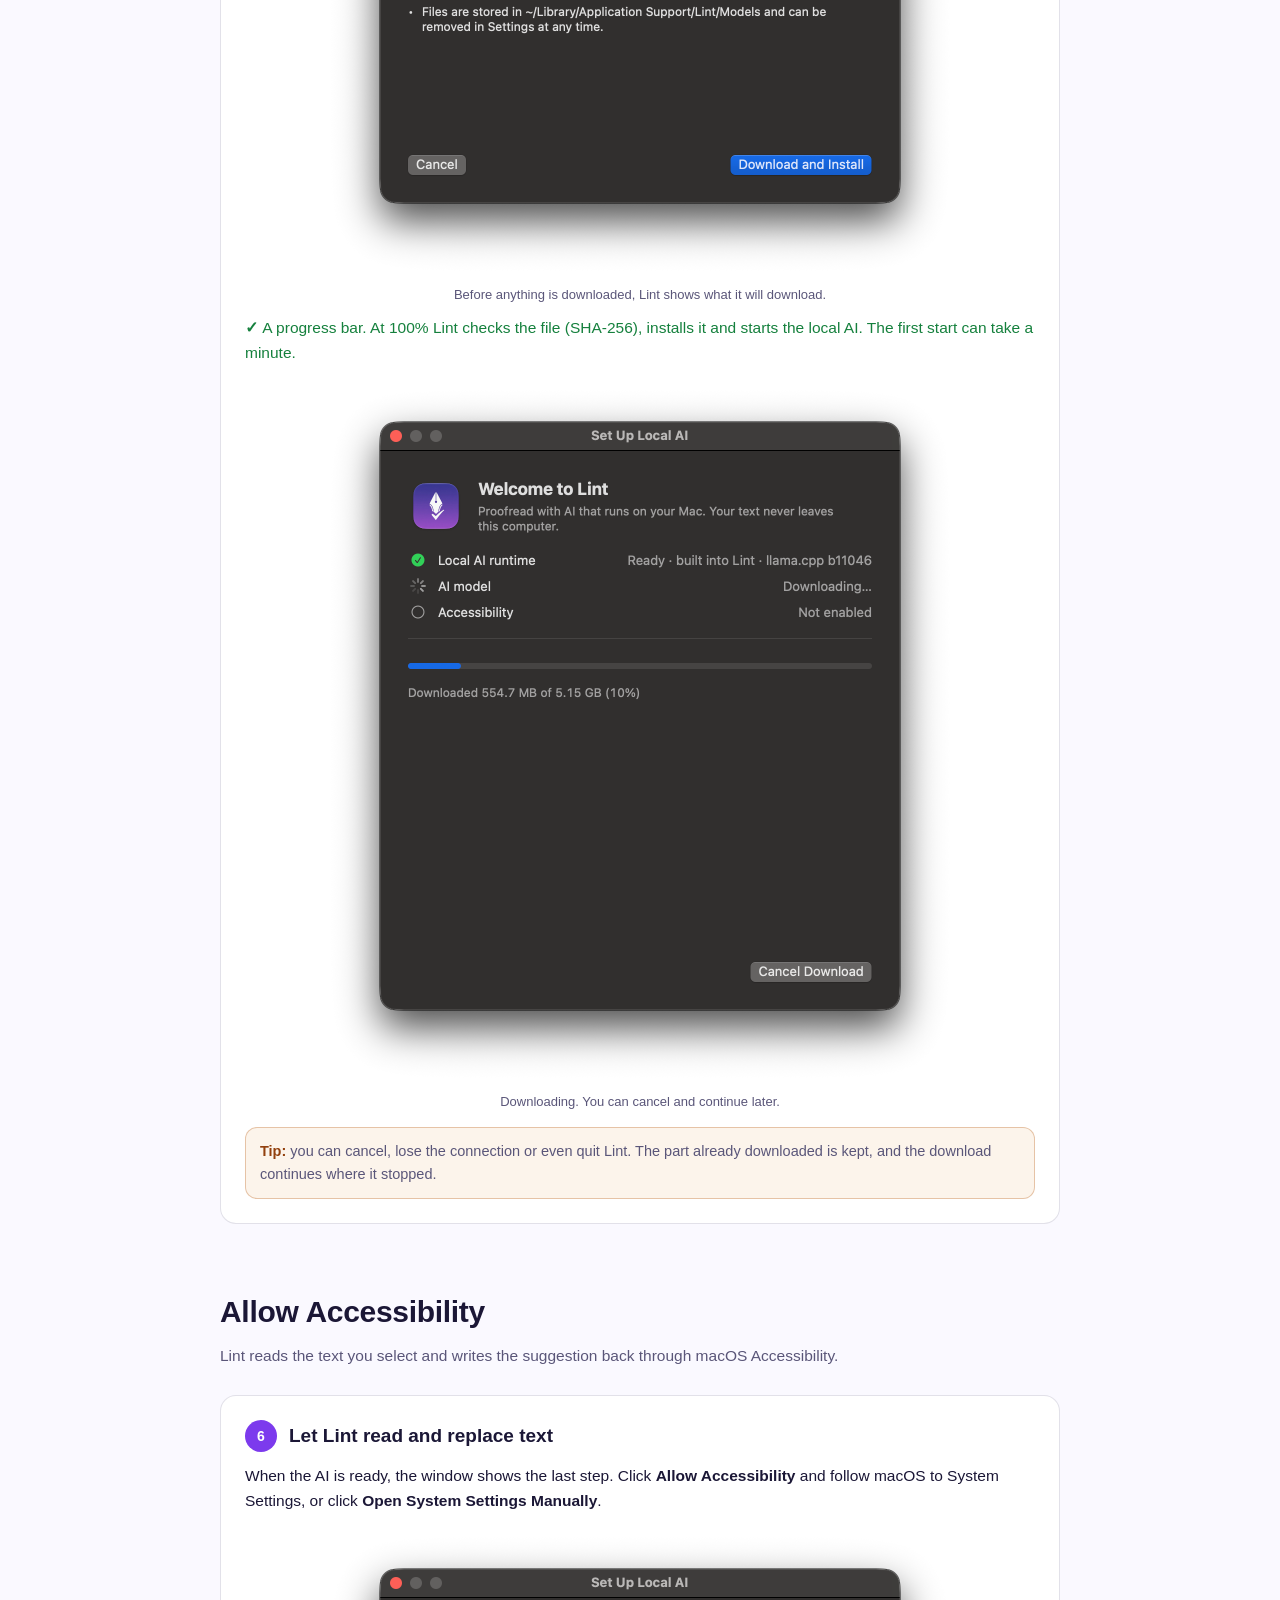
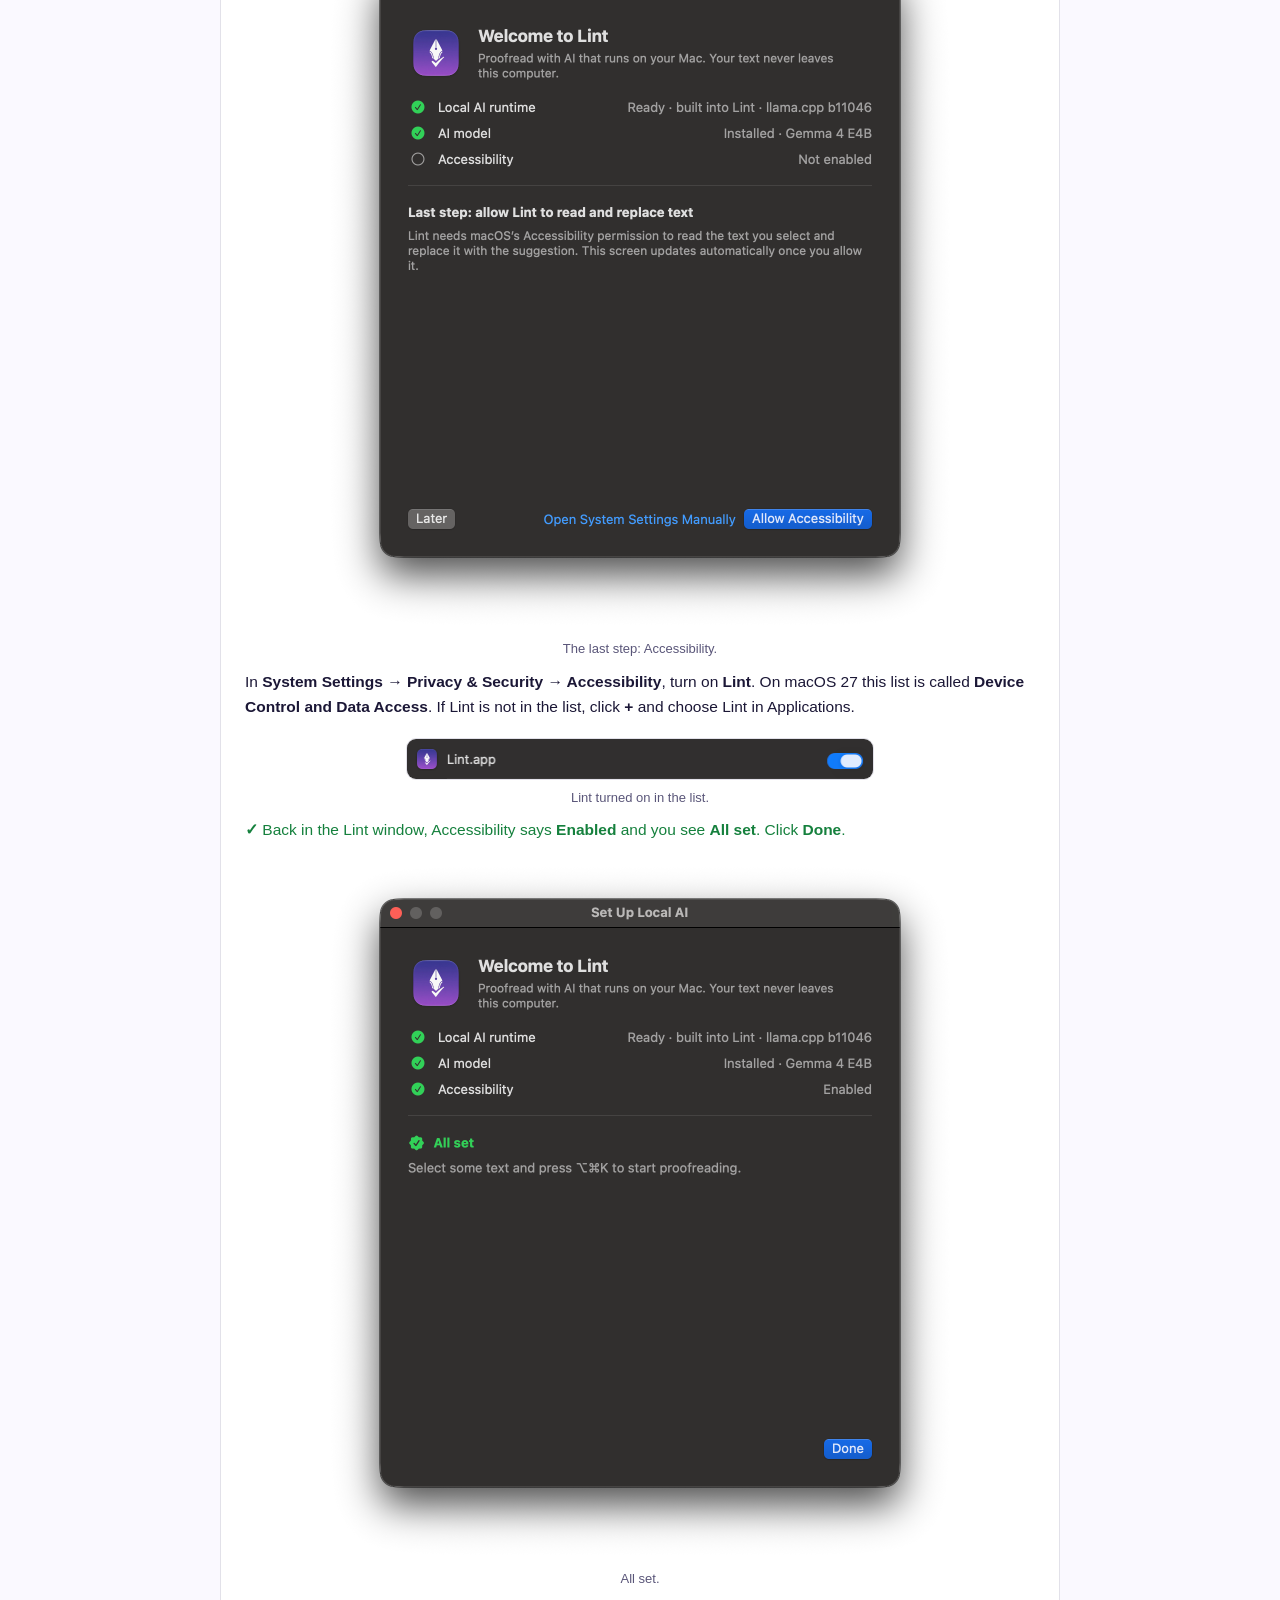
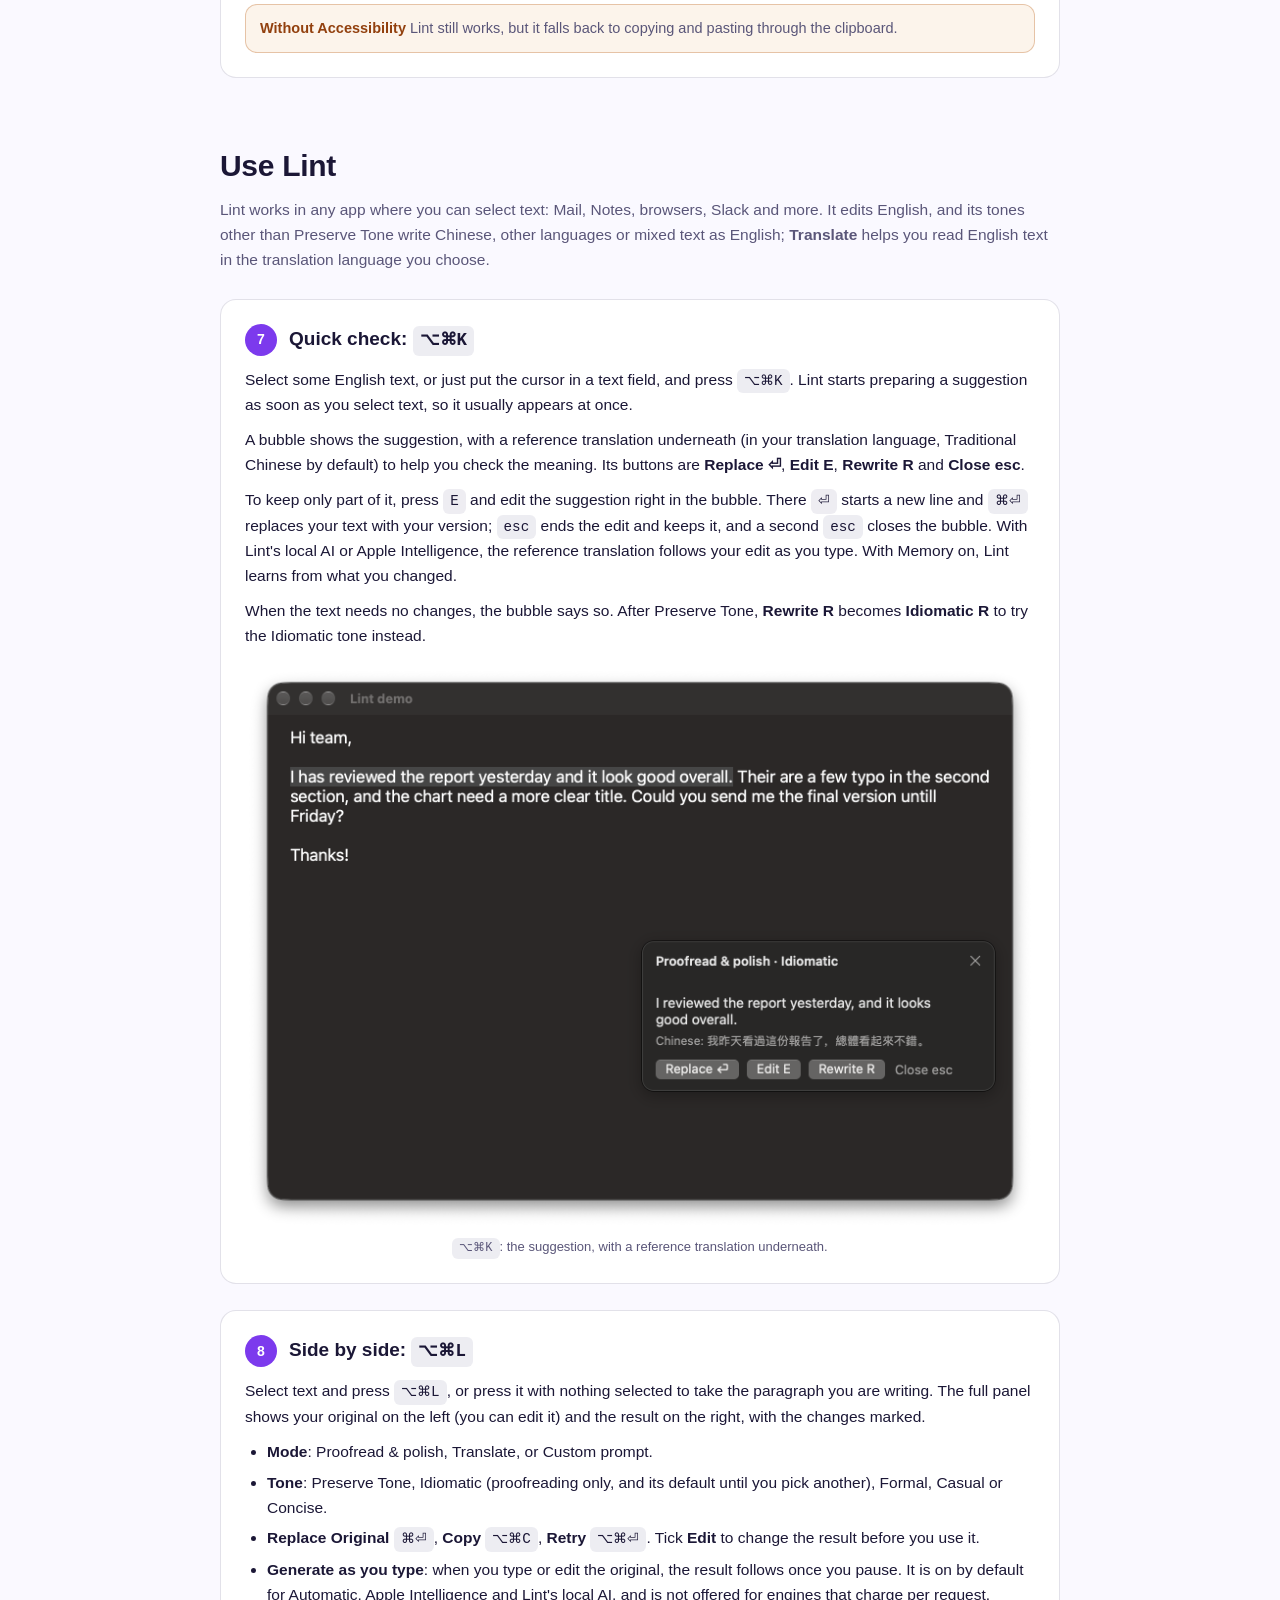
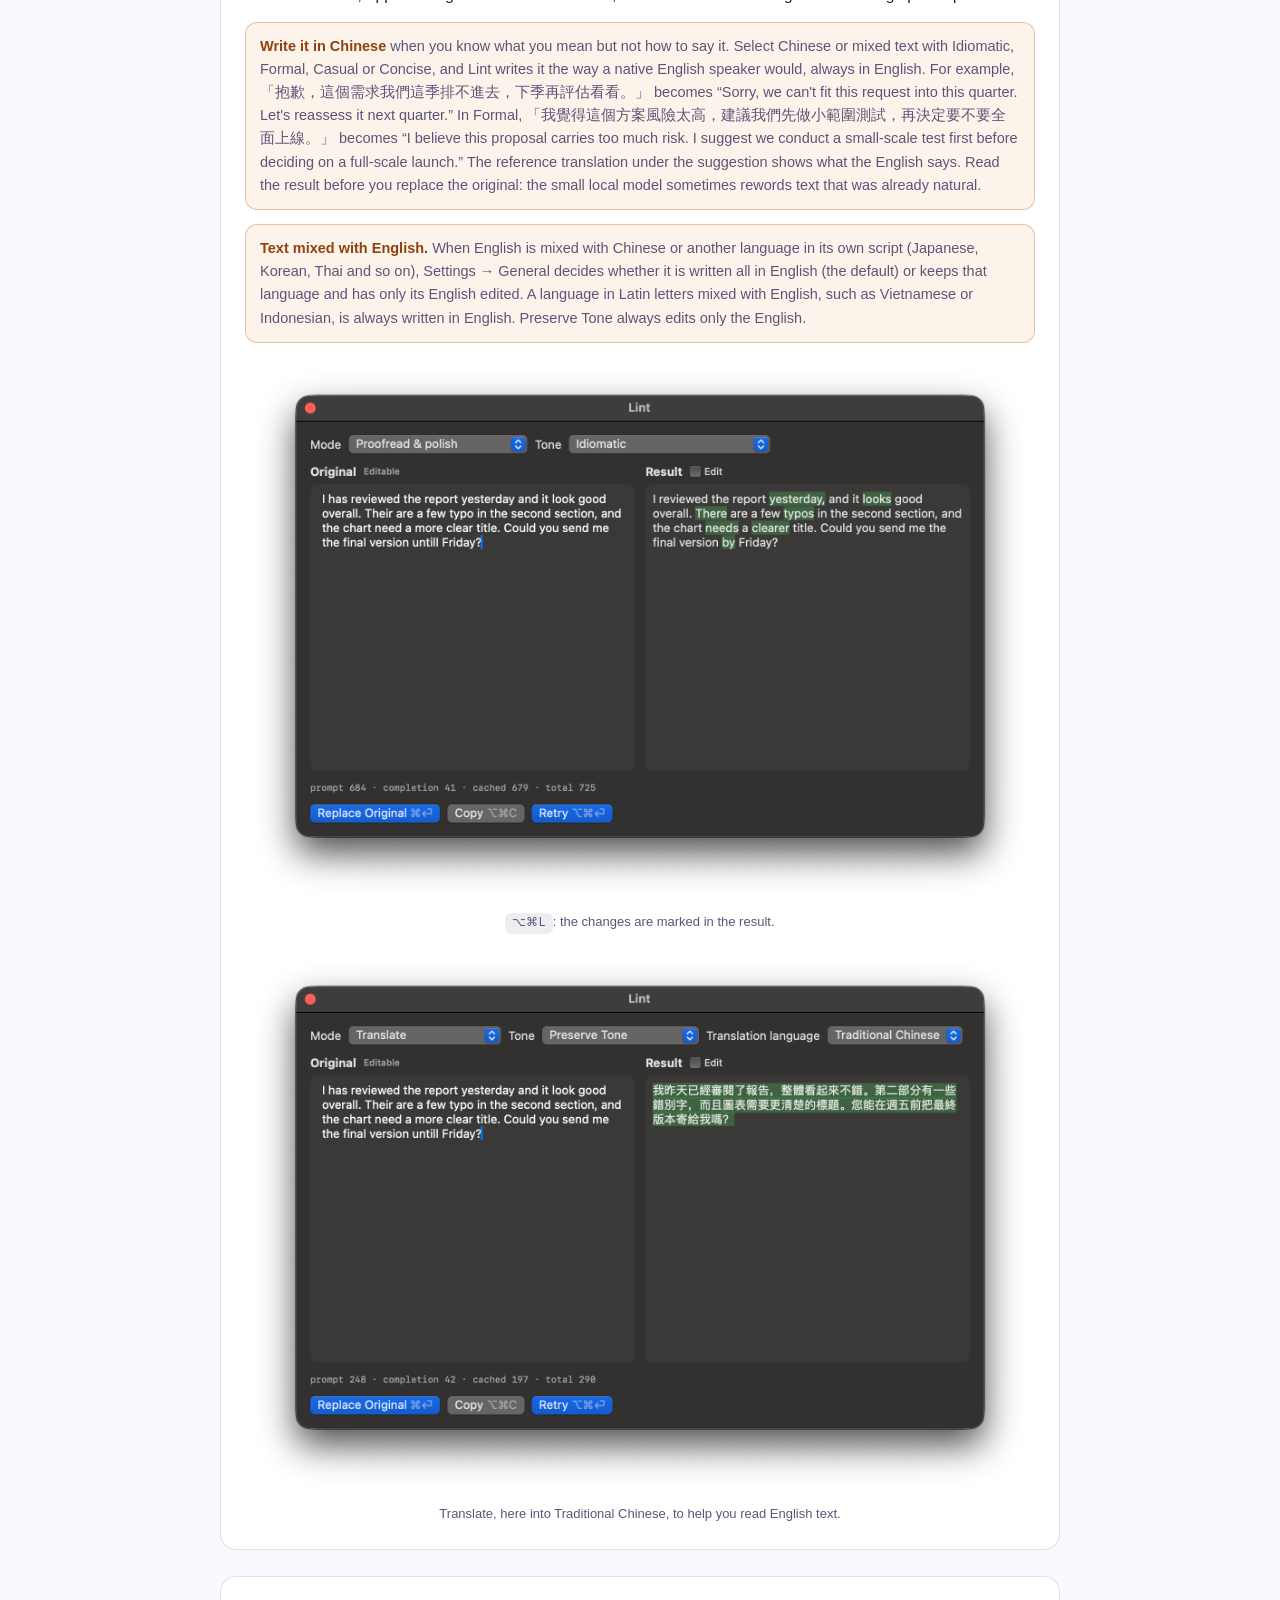
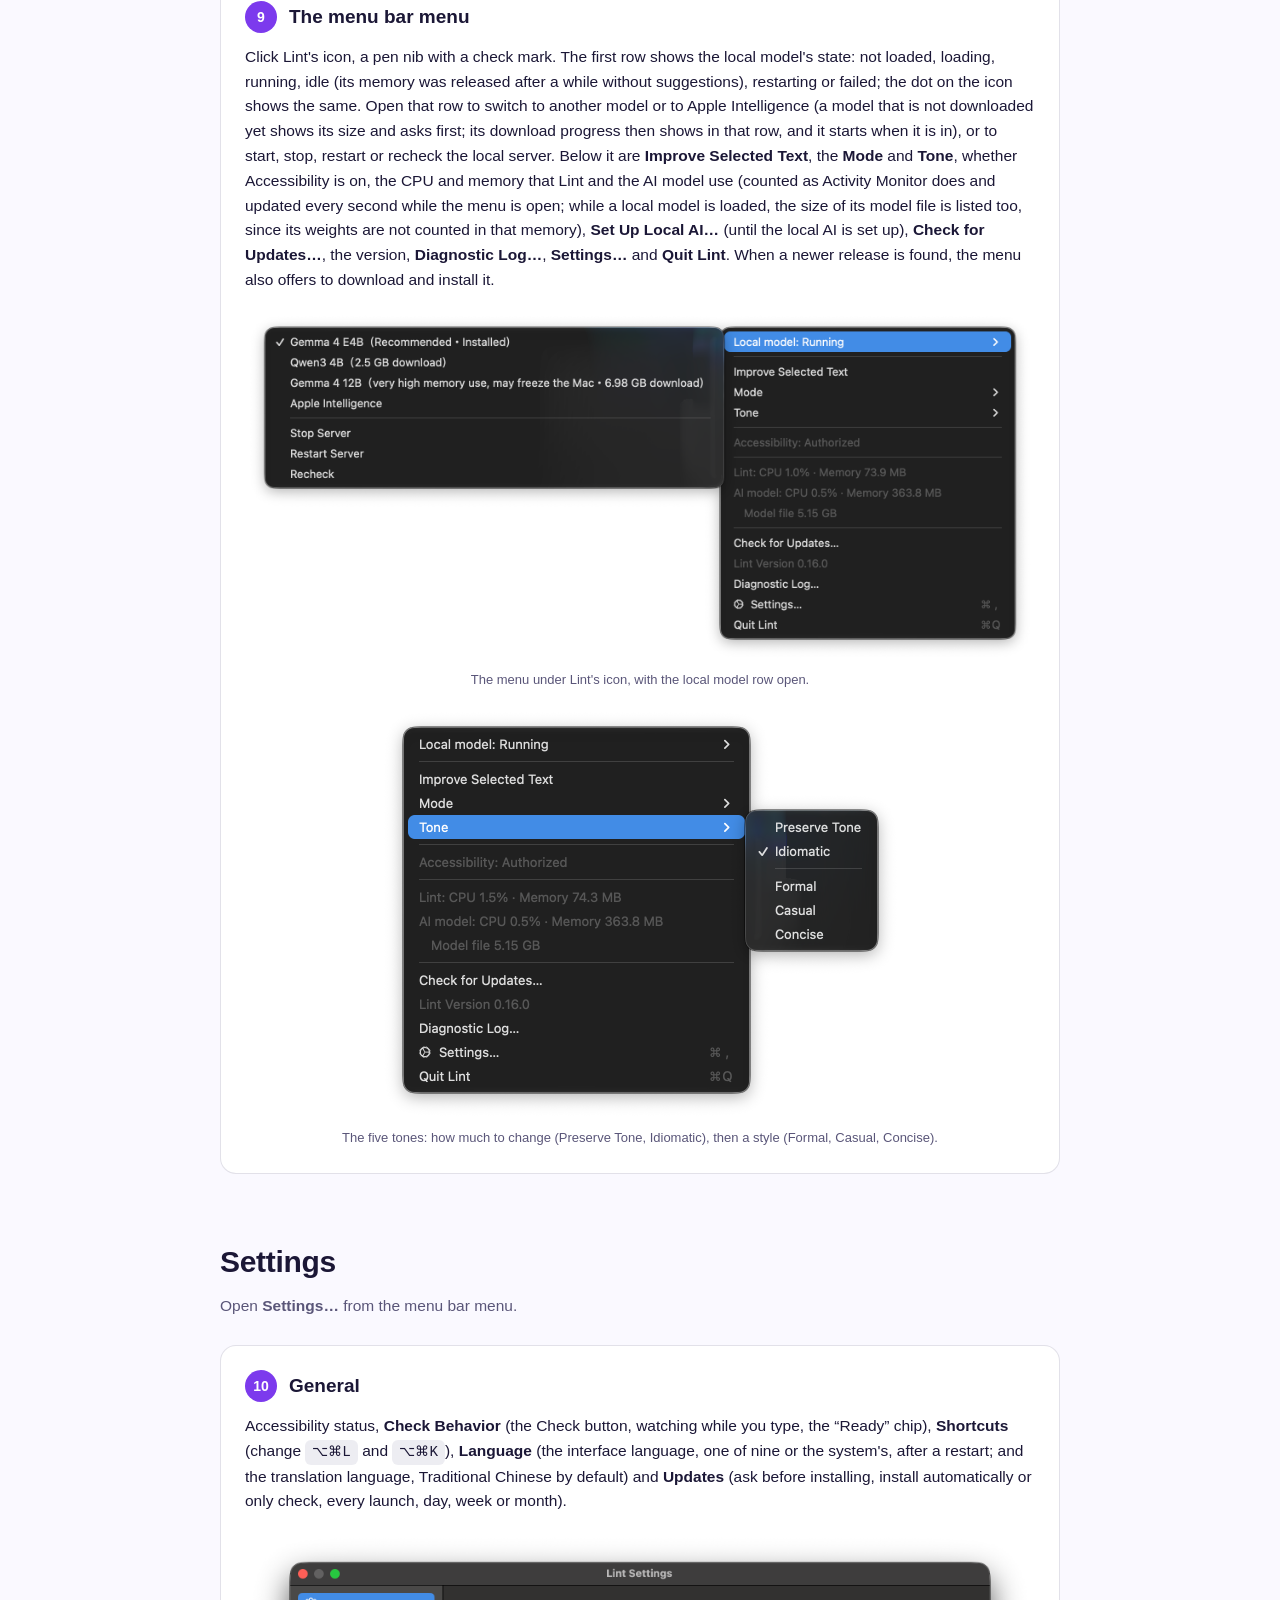
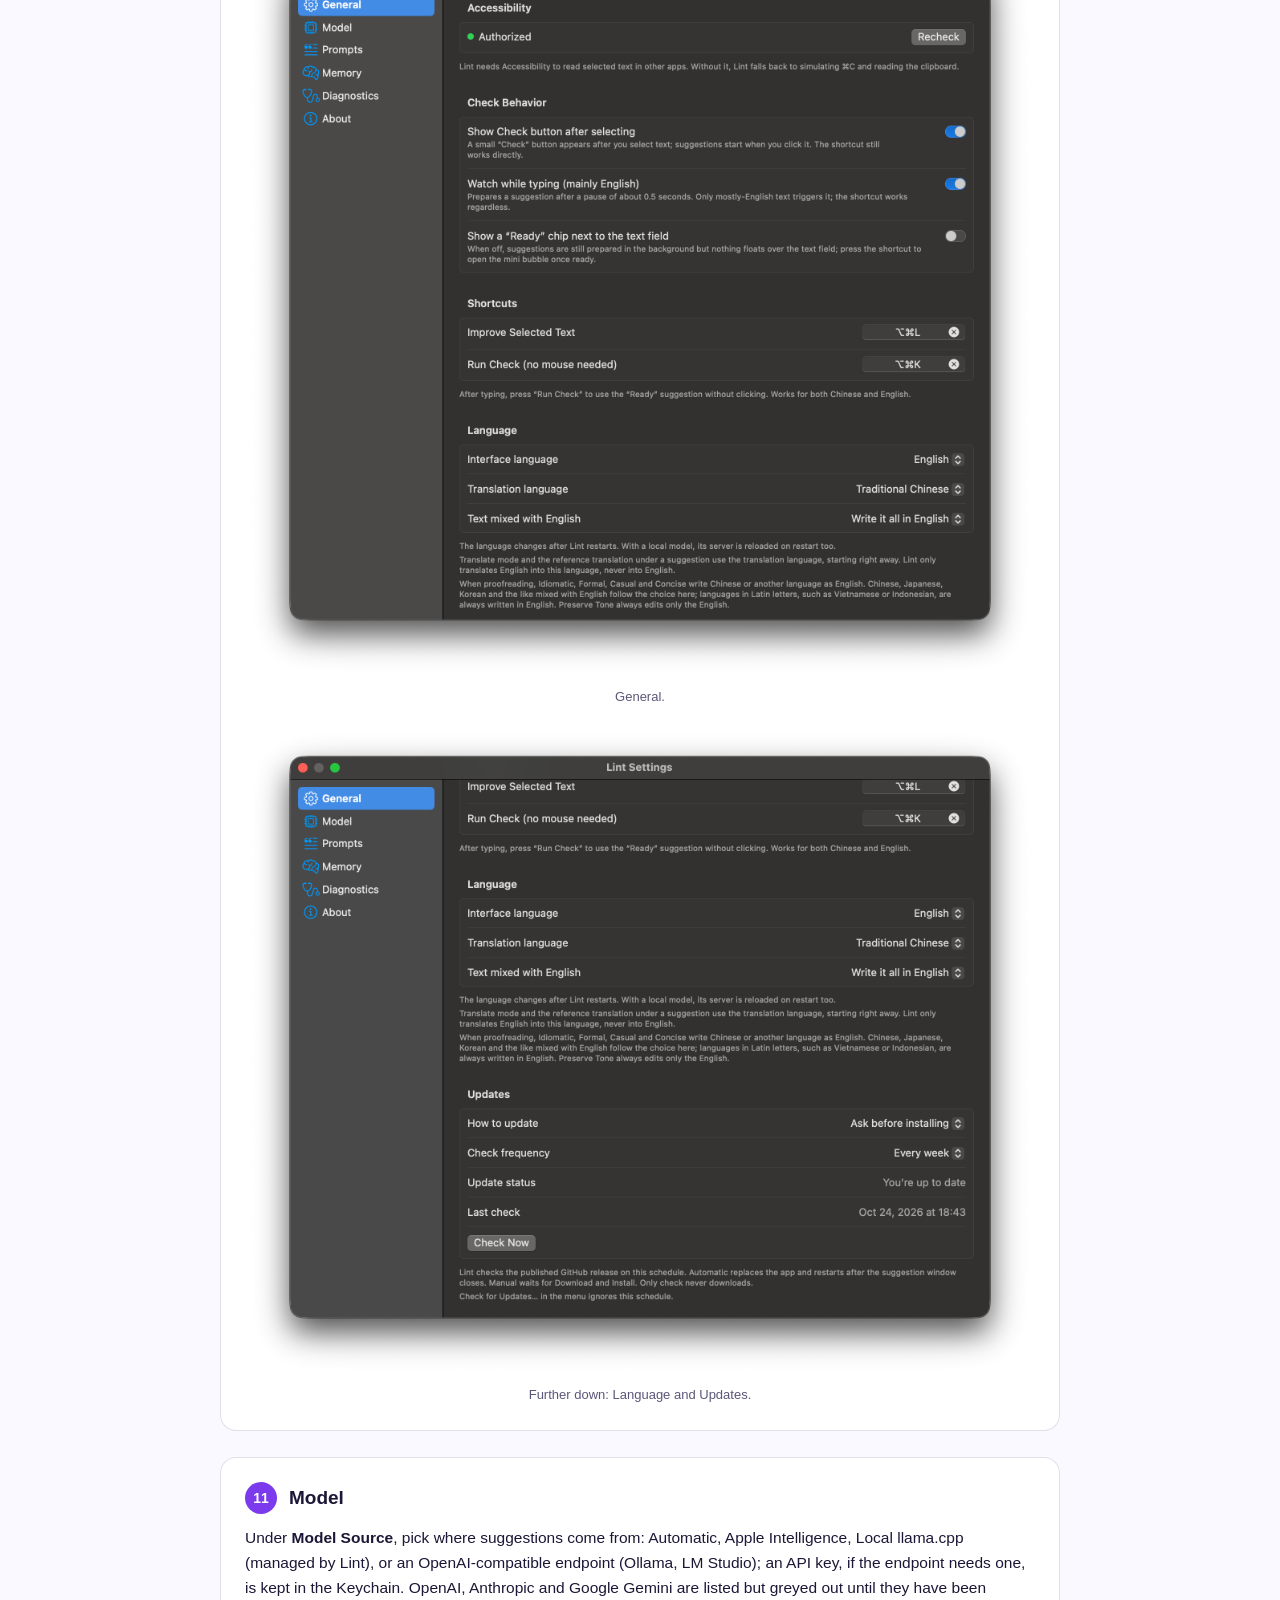
<file: docs/guide.html>
<!doctype html>
<html lang="en">
<head>
<meta charset="utf-8">
<meta name="viewport" content="width=device-width, initial-scale=1">
<title>Install and use Lint — step-by-step guide</title>
<meta name="description" content="A step-by-step guide with screenshots: download Lint, install it, set up its AI, allow Accessibility, and check your first text.">
<meta name="theme-color" content="#0b0a1a">
<meta name="color-scheme" content="dark light">
<script>
/* Sets the theme before the first paint: the saved choice, else the system's. site.js wires the button. */
(function () {
  var theme = null;
  try { theme = localStorage.getItem('lint-theme'); } catch (e) {}
  if (theme !== 'light' && theme !== 'dark') theme = window.matchMedia && matchMedia('(prefers-color-scheme: light)').matches ? 'light' : 'dark';
  document.documentElement.setAttribute('data-theme', theme);
  var meta = document.querySelector('meta[name="theme-color"]');
  if (meta) meta.setAttribute('content', theme === 'light' ? '#faf9ff' : '#0b0a1a');
})();
</script>
<meta property="og:title" content="Install and use Lint — step-by-step guide">
<meta property="og:description" content="Download, install, set up and use Lint, the macOS menu-bar AI writing assistant, one step at a time.">
<meta property="og:type" content="article">
<meta property="og:url" content="https://davislinyd.github.io/Lint/guide.html">
<meta property="og:image" content="https://davislinyd.github.io/Lint/assets/icon.png">
<link rel="icon" type="image/png" href="assets/favicon.png">
<link rel="stylesheet" href="assets/site.css">
<style>
  /* Guide page */
  :root { --maxw: 880px; }
  body { line-height: 1.6; }
  a { color: var(--violet-light); }
  code {
    font-family: ui-monospace, SFMono-Regular, Menlo, monospace;
    font-size: 0.9em;
    background: var(--surface-ctl);
    padding: 1px 6px;
    border-radius: 6px;
    overflow-wrap: anywhere;
  }
  .wrap { padding: 0 20px; }

  .hero { background: linear-gradient(180deg, var(--indigo) 0%, var(--bg) 100%); text-align: center; padding: 64px 0 40px; }
  .hero-icon { width: 72px; height: 72px; border-radius: 18px; margin: 0 auto 22px; box-shadow: 0 20px 50px -18px rgba(139,92,246,0.65); }
  .hero h1 { font-size: clamp(30px, 6vw, 44px); font-weight: 800; letter-spacing: -0.02em; margin-bottom: 12px; }
  .hero-sub { font-size: 16px; color: var(--text-dim); max-width: 600px; margin: 0 auto; }
  .chips { display: flex; flex-wrap: wrap; justify-content: center; gap: 8px; margin-top: 22px; padding: 0; list-style: none; }
  .chips li { padding: 5px 13px; border-radius: 999px; background: var(--surface-chip); border: 1px solid var(--border); font-size: 13px; color: var(--text-dim); }

  .toc { margin: 8px 0 0; }
  .toc ol { display: grid; grid-template-columns: repeat(auto-fit, minmax(190px, 1fr)); gap: 10px; padding: 0; list-style: none; counter-reset: part; }
  .toc li { counter-increment: part; }
  .toc a { display: flex; gap: 10px; align-items: baseline; padding: 12px 14px; border-radius: 12px; background: var(--bg-elev); border: 1px solid var(--border); color: var(--text); text-decoration: none; font-size: 14.5px; }
  .toc a::before { content: counter(part); color: var(--violet-light); font-weight: 700; }
  .toc a:hover { border-color: var(--violet-light); }

  .part { padding: 56px 0 8px; }
  .part > h2 { font-size: clamp(24px, 4vw, 30px); font-weight: 800; letter-spacing: -0.01em; margin-bottom: 8px; }
  .part-lead { color: var(--text-dim); font-size: 15.5px; }

  .step { margin-top: 26px; background: var(--bg-elev); border: 1px solid var(--border); border-radius: var(--radius); padding: 24px; }
  .step-head { display: flex; align-items: center; gap: 12px; margin-bottom: 12px; }
  .step-num { flex: none; display: flex; align-items: center; justify-content: center; width: 32px; height: 32px; border-radius: 50%; background: var(--violet); color: #fff; font-weight: 700; font-size: 14px; }
  .step h3 { font-size: 19px; font-weight: 700; }
  .step p { margin-top: 10px; font-size: 15.5px; }
  .step ul, .step ol { margin: 10px 0 0; padding-left: 22px; font-size: 15.5px; }
  .step li { margin-top: 6px; }
  .check { color: var(--green); }
  .check::before { content: "✓ "; font-weight: 700; }
  .note { margin-top: 14px; padding: 12px 14px; border-radius: 12px; background: var(--note-bg); border: 1px solid var(--note-border); font-size: 14.5px; color: var(--text-dim); }
  .note strong { color: var(--amber); }
  .step .note p { margin-top: 0; font-size: 14.5px; }

  .reqs { margin: 14px 0 0; padding-left: 22px; }
  .reqs li { margin-top: 6px; }

  .trouble, .info-grid, .feature-grid { margin-top: 22px; display: grid; gap: 14px; }
  .feature-grid { grid-template-columns: repeat(auto-fit, minmax(240px, 1fr)); }
  :is(.trouble, .info-grid, .feature-grid) article { background: var(--bg-elev); border: 1px solid var(--border); border-radius: 14px; padding: 18px 20px; }
  :is(.trouble, .info-grid, .feature-grid) h3 { font-size: 16px; font-weight: 700; }
  :is(.trouble, .info-grid, .feature-grid) p { margin-top: 6px; color: var(--text-dim); font-size: 15px; }
  .info-grid ul { margin: 6px 0 0; padding-left: 20px; color: var(--text-dim); font-size: 15px; }
  .info-grid li { margin-top: 5px; }
  .info-grid > article { min-width: 0; }
  .info-grid code { overflow-wrap: anywhere; }
  .code-block { margin: 10px 0 0; padding: 12px 14px; border-radius: 10px; background: var(--surface-key); border: 1px solid var(--border); font: 13px/1.55 ui-monospace, SFMono-Regular, Menlo, monospace; color: var(--text); white-space: pre; overflow-x: auto; }

  .site-footer { margin-top: 72px; }

  @media (max-width: 560px) {
    .hero { padding: 48px 0 28px; }
    .step { padding: 18px 16px; }
  }
</style>
</head>
<body>

<header class="topbar">
  <div class="topbar-inner">
    <a class="brand" href="index.html">
      <img class="brand-mark" src="assets/icon.png" alt="Lint">
      <span class="brand-name">Lint</span>
    </a>
    <nav class="topnav">
      <div class="page-links">
        <a class="nav-link" href="index.html"><span class="en">Overview</span><span class="zh">總覽</span></a>
        <a class="nav-link" href="guide.html" aria-current="page"><span class="en">Guide</span><span class="zh">使用教學</span></a>
        <a class="nav-link github" href="https://github.com/davislinyd/Lint" target="_blank" rel="noopener noreferrer">
          <svg width="18" height="18" viewBox="0 0 16 16" fill="currentColor" aria-hidden="true"><path d="M8 0C3.58 0 0 3.58 0 8c0 3.54 2.29 6.53 5.47 7.59.4.07.55-.17.55-.38 0-.19-.01-.82-.01-1.49-2.01.37-2.53-.49-2.69-.94-.09-.23-.48-.94-.82-1.13-.28-.15-.68-.52-.01-.53.63-.01 1.08.58 1.23.82.72 1.21 1.87.87 2.33.66.07-.52.28-.87.51-1.07-1.78-.2-3.64-.89-3.64-3.95 0-.87.31-1.59.82-2.15-.08-.2-.36-1.02.08-2.12 0 0 .67-.21 2.2.82.64-.18 1.32-.27 2-.27.68 0 1.36.09 2 .27 1.53-1.04 2.2-.82 2.2-.82.44 1.1.16 1.92.08 2.12.51.56.82 1.27.82 2.15 0 3.07-1.87 3.75-3.65 3.95.29.25.54.73.54 1.48 0 1.07-.01 1.93-.01 2.2 0 .21.15.46.55.38A8.013 8.013 0 0 0 16 8c0-4.42-3.58-8-8-8z"/></svg>
          <span>GitHub</span>
        </a>
      </div>
      <input type="checkbox" id="lang-toggle" class="lang-toggle">
      <label for="lang-toggle" class="lang-switch" aria-label="Switch language / 切換語言">
        <span>EN</span><span>中</span>
      </label>
      <button type="button" id="theme-toggle" class="theme-switch" aria-pressed="false" aria-label="Light theme / 淺色主題" title="Light / dark · 淺色／深色" hidden>
        <svg class="icon-sun" width="16" height="16" viewBox="0 0 16 16" fill="none" stroke="currentColor" stroke-width="1.5" stroke-linecap="round" aria-hidden="true"><circle cx="8" cy="8" r="3"/><path d="M8 1.5V3M8 13v1.5M1.5 8H3M13 8h1.5M3.4 3.4l1.1 1.1M11.5 11.5l1.1 1.1M3.4 12.6l1.1-1.1M11.5 4.5l1.1-1.1"/></svg>
        <svg class="icon-moon" width="16" height="16" viewBox="0 0 16 16" fill="none" stroke="currentColor" stroke-width="1.5" stroke-linejoin="round" aria-hidden="true"><path d="M13.5 9.5A5.5 5.5 0 0 1 6.5 2.5a5.5 5.5 0 1 0 7 7z"/></svg>
      </button>
      <a class="btn btn-primary btn-small" href="https://github.com/davislinyd/Lint/releases/latest" target="_blank" rel="noopener noreferrer">
        <span class="en">Download</span><span class="zh">下載</span>
      </a>
    </nav>
  </div>
</header>

<main id="top">

  <section class="hero">
    <div class="wrap">
      <img class="hero-icon" src="assets/icon.png" alt="Lint app icon">
      <h1><span class="en">Install and use Lint</span><span class="zh">安裝與使用 Lint</span></h1>
      <p class="hero-sub">
        <span class="en">Step by step, from the download to your first suggestion. Each step says what you should see before you go on.</span>
        <span class="zh">從下載到第一個建議，一步一步來。每一步都會告訴你，繼續之前應該看到什麼。</span>
      </p>
      <ul class="chips">
        <li>Lint 0.16.1</li>
        <li>macOS 14+</li>
        <li>Apple Silicon</li>
      </ul>
    </div>
  </section>

  <div class="wrap">

    <nav class="toc" aria-label="Contents">
      <ol>
        <li><a href="#features"><span class="en">What Lint does</span><span class="zh">Lint 的特點</span></a></li>
        <li><a href="#before"><span class="en">Before you start</span><span class="zh">開始之前</span></a></li>
        <li><a href="#download"><span class="en">Download</span><span class="zh">下載</span></a></li>
        <li><a href="#install"><span class="en">Install</span><span class="zh">安裝</span></a></li>
        <li><a href="#setup"><span class="en">Set up the AI</span><span class="zh">設定 AI</span></a></li>
        <li><a href="#accessibility"><span class="en">Allow Accessibility</span><span class="zh">允許輔助功能</span></a></li>
        <li><a href="#use"><span class="en">Use Lint</span><span class="zh">開始使用</span></a></li>
        <li><a href="#settings"><span class="en">Settings</span><span class="zh">設定</span></a></li>
        <li><a href="#learning"><span class="en">Memory and dreaming</span><span class="zh">記憶與作夢</span></a></li>
        <li><a href="#local-api"><span class="en">Other apps</span><span class="zh">其他 app 使用</span></a></li>
        <li><a href="#trouble"><span class="en">Troubleshooting</span><span class="zh">疑難排解</span></a></li>
      </ol>
    </nav>

    <!-- ============================================================ -->
    <section class="part" id="features">
      <h2><span class="en">What Lint does</span><span class="zh">Lint 的特點</span></h2>
      <p class="part-lead en">Lint lives in the menu bar and checks the English you write, wherever you write it.</p>
      <p class="part-lead zh">Lint 住在選單列，在你寫字的任何地方檢查你的英文。</p>
      <div class="feature-grid">
        <article>
          <h3><span class="en">Works in any app</span><span class="zh">在任何 App 裡都能用</span></h3>
          <p class="en">Select text in Mail, Notes, a browser, Slack or any other app and press a shortcut. Browsers and Electron apps work too: in their rich-text fields Replace writes only the changed words, so mentions, links and formatting stay. When a field exposes no text, Lint copies it through the clipboard and puts your clipboard back. The bubble opens on the Space you are in, fullscreen apps included.</p>
          <p class="zh">在郵件、備忘錄、瀏覽器、Slack 或任何 App 選取文字，按下快捷鍵就行。瀏覽器與 Electron App 也支援：在它們的富文字輸入框裡，取代只會改寫有變動的字，提及、連結與格式都會保留。輸入框讀不到文字時，Lint 會透過剪貼簿複製，再把你的剪貼簿還原。浮窗會出現在你正在使用的 Space，包含全螢幕 App。</p>
        </article>
        <article>
          <h3><span class="en">Two ways to review</span><span class="zh">兩種檢查方式</span></h3>
          <p class="en"><span class="kbd-inline">⌥⌘K</span> shows a small bubble with the suggestion; <span class="kbd-inline">⌥⌘L</span> opens a side-by-side panel with every change marked. Replace your text in place, edit the suggestion first, copy the result or ask for a rewrite. Lint starts preparing a suggestion as soon as you select text, so it is usually ready at once.</p>
          <p class="zh"><span class="kbd-inline">⌥⌘K</span> 以小浮窗顯示建議；<span class="kbd-inline">⌥⌘L</span> 打開雙欄面板，標出每一處修改。可以直接取代原文、先修改建議再取代、複製結果，或要求重寫。你一選取文字，Lint 就開始準備建議，所以通常馬上就好。</p>
        </article>
        <article>
          <h3><span class="en">Careful English editing</span><span class="zh">細心的英文潤飾</span></h3>
          <p class="en"><strong>Proofread &amp; polish</strong> fixes grammar, wrong words and spelling, and tries to keep correct wording, names, numbers and your layout as they are. Pick a tone (Idiomatic, the default, which also rewrites correct English that a native speaker would not write, untangles a sentence put together wrong and keeps your voice; Preserve Tone; Formal, Casual or Concise; all but Preserve Tone also write Chinese or another language as English), use <strong>Translate</strong> to read English text in the translation language you choose (Traditional Chinese by default), or write a <strong>Custom prompt</strong>.</p>
          <p class="zh"><strong>「文法校對與潤飾」</strong>修正文法、用錯的字與拼字，並盡量保留正確的用字、人名、數字與版面。可以選語氣（預設的「道地」：也改寫文法正確但母語者不會這樣說的英文、把組得不對的句子理順，並保留你的語氣；保留原語氣；正式、輕鬆或簡潔；除了保留原語氣，都會把中文或其他語言寫成英文），用<strong>「翻譯」</strong>把英文翻成你選的翻譯語言來閱讀（預設繁體中文），或寫<strong>「自訂 Prompt」</strong>。</p>
        </article>
        <article>
          <h3><span class="en">Your text stays on your Mac</span><span class="zh">文字留在你的 Mac 上</span></h3>
          <p class="en">Lint's local AI (a bundled llama.cpp running Gemma 4 E4B) and Apple Intelligence both run on the device; the network is only used to download the model and to check GitHub for Lint updates. If you prefer, point Lint at an OpenAI-compatible endpoint such as Ollama or LM Studio; an API key, if it needs one, is kept in the Keychain.</p>
          <p class="zh">Lint 的本機 AI（內建 llama.cpp 執行 Gemma 4 E4B）和 Apple Intelligence 都在這台 Mac 上執行，只有下載模型和到 GitHub 檢查 Lint 更新時需要網路。也可以改接 Ollama、LM Studio 等 OpenAI 相容端點；需要 API Key 的話，Key 存在鑰匙圈。</p>
        </article>
        <article>
          <h3><span class="en">Memory and dreaming (optional)</span><span class="zh">記憶與作夢（選用）</span></h3>
          <p class="en">Turn on Memory and Lint writes down the mistakes you correct as short rules, stored only on your Mac, reminds the model of them from the next suggestion on, and forgets the ones that don’t come back while it dreams. Observation Mode also learns from the text you actually send. You can read and delete every memory. <a href="#learning">How memory and dreaming work</a></p>
          <p class="zh">開啟記憶後，Lint 會把你修正過的錯誤記成簡短規則，只存在你的 Mac，下一次建議就開始提醒模型，沒有再出現的會在作夢時忘記。「觀察模式」還會從你實際送出的文字學習。每一條記憶都能查看與刪除。<a href="#learning">記憶與作夢怎麼運作</a></p>
        </article>
        <article>
          <h3><span class="en">Other apps can use the model (optional)</span><span class="zh">讓其他 app 使用模型（選用）</span></h3>
          <p class="en">Turn on Other Apps and your own scripts, apps and local web pages can call Lint's local model through an OpenAI-compatible API on this Mac, with a key. Lint's own suggestions always come first. <a href="#local-api">How it works</a></p>
          <p class="zh">開啟「其他 app 使用」後，你自己的腳本、App 和本機網頁就能用金鑰，透過這台 Mac 上的 OpenAI 相容 API 呼叫 Lint 的本機模型。Lint 自己的建議永遠優先。<a href="#local-api">怎麼運作</a></p>
        </article>
        <article>
          <h3><span class="en">Made to fit you</span><span class="zh">依你的習慣調整</span></h3>
          <p class="en">Change both shortcuts, switch the interface to one of nine languages, and edit the instructions for each mode and tone.</p>
          <p class="zh">兩組快捷鍵都能更改，介面可以切換成九種語言之一，每個模式與語氣的指示也都能修改。</p>
        </article>
      </div>
    </section>

    <!-- ============================================================ -->
    <section class="part" id="before">
      <h2><span class="en">Before you start</span><span class="zh">開始之前</span></h2>
      <ul class="reqs en">
        <li>A Mac with Apple silicon, running macOS 14 Sonoma or later.</li>
        <li>For Lint's own local AI: about 6.2 GB of free disk space (the default model is about 5.15 GB), and an internet connection for that one download.</li>
        <li>Or, on macOS 26 or later with Apple Intelligence turned on, Lint can use Apple Intelligence instead, with nothing to download.</li>
      </ul>
      <ul class="reqs zh">
        <li>搭載 Apple 晶片、執行 macOS 14 Sonoma 或更新版本的 Mac。</li>
        <li>使用 Lint 自己的本機 AI：約 6.2 GB 可用空間（預設模型約 5.15 GB），以及下載這一次所需的網路。</li>
        <li>或者，在 macOS 26 以上且已開啟 Apple Intelligence 的 Mac，Lint 可以改用 Apple Intelligence，不必下載。</li>
      </ul>
    </section>

    <!-- ============================================================ -->
    <section class="part" id="download">
      <h2><span class="en">Download</span><span class="zh">下載</span></h2>

      <article class="step">
        <div class="step-head"><span class="step-num">1</span><h3><span class="en">Download the DMG</span><span class="zh">下載 DMG</span></h3></div>
        <p class="en">Open <a href="https://github.com/davislinyd/Lint/releases/latest" target="_blank" rel="noopener noreferrer">the latest release on GitHub</a> and click <code>Lint-0.16.1-macOS-arm64.dmg</code> under <strong>Assets</strong>. A newer release has a newer number in the name.</p>
        <p class="zh">打開 <a href="https://github.com/davislinyd/Lint/releases/latest" target="_blank" rel="noopener noreferrer">GitHub 上的最新版本</a>，在 <strong>Assets</strong> 下點 <code>Lint-0.16.1-macOS-arm64.dmg</code>。之後的版本檔名裡的版本號會不同。</p>
        <p class="check en">The DMG is in your Downloads folder.</p>
        <p class="check zh">「下載項目」資料夾裡有這個 DMG。</p>
        <figure>
          <a class="shot flat" href="assets/guide/shared/github-release.png" target="_blank" rel="noopener"><img src="assets/guide/shared/github-release.png" alt="The Lint v0.16.1 release on GitHub with the DMG under Assets" width="1036" height="470" loading="lazy"></a>
          <figcaption><span class="en">Click the <code>.dmg</code> file under Assets.</span><span class="zh">在 Assets 下點 <code>.dmg</code> 檔。</span></figcaption>
        </figure>
        <div class="note en"><p><strong>Optional:</strong> to check the download, also get <code>Lint-0.16.1-macOS-arm64.dmg.sha256</code>, then run <code>shasum -a 256 -c Lint-0.16.1-macOS-arm64.dmg.sha256</code> in Terminal, in the folder that holds both files. It prints <code>OK</code>.</p></div>
        <div class="note zh"><p><strong>選用：</strong>想確認下載無誤，可以一併下載 <code>Lint-0.16.1-macOS-arm64.dmg.sha256</code>，在放著這兩個檔案的資料夾打開「終端機」，執行 <code>shasum -a 256 -c Lint-0.16.1-macOS-arm64.dmg.sha256</code>，會印出 <code>OK</code>。</p></div>
      </article>
    </section>

    <!-- ============================================================ -->
    <section class="part" id="install">
      <h2><span class="en">Install</span><span class="zh">安裝</span></h2>

      <article class="step">
        <div class="step-head"><span class="step-num">2</span><h3><span class="en">Drag Lint into Applications</span><span class="zh">把 Lint 拖進「應用程式」</span></h3></div>
        <p class="en">Double-click the DMG. In the window that opens, drag <strong>Lint</strong> onto the <strong>Applications</strong> folder, where the arrow points. Then eject the <strong>Lint</strong> disk (⏏ next to it in the Finder sidebar).</p>
        <p class="zh">雙擊 DMG。在開啟的視窗裡，照箭頭把 <strong>Lint</strong> 拖到 <strong>Applications</strong> 資料夾上。接著退出 <strong>Lint</strong> 磁碟（Finder 側邊欄裡它旁邊的 ⏏）。</p>
        <p class="check en">Lint is in your Applications folder.</p>
        <p class="check zh">「應用程式」資料夾裡有 Lint。</p>
        <figure>
          <a class="shot" href="assets/guide/shared/dmg-window.png" target="_blank" rel="noopener"><img src="assets/guide/shared/dmg-window.png" alt="The Lint disk image window: an arrow labeled “drag to here” points from Lint.app to the Applications folder" width="686" height="474" loading="lazy"></a>
          <figcaption><span class="en">Drag Lint.app onto Applications.</span><span class="zh">把 Lint.app 拖到 Applications 上。</span></figcaption>
        </figure>
      </article>

      <article class="step">
        <div class="step-head"><span class="step-num">3</span><h3><span class="en">Open Lint for the first time</span><span class="zh">第一次打開 Lint</span></h3></div>
        <p class="en">Open Lint from Applications (or press <span class="kbd-inline">⌘Space</span> and type “Lint”). macOS asks whether to open an app downloaded from the internet: click <strong>Open</strong>. Lint is signed with a Developer ID and notarized by Apple, so macOS asks only this once.</p>
        <p class="zh">從「應用程式」打開 Lint（或按 <span class="kbd-inline">⌘空白鍵</span> 輸入「Lint」）。macOS 會問你是否要打開從網路下載的 App：按<strong>「打開」</strong>（英文系統顯示為 <strong>Open</strong>）。Lint 以 Developer ID 簽署並通過 Apple 公證，所以只會問這一次。</p>
        <p class="check en">Lint's icon (a pen nib with a check mark) appears in the menu bar, and the <strong>Set Up Local AI</strong> window opens.</p>
        <p class="check zh">選單列出現 Lint 的圖示（筆尖加一個勾），並打開<strong>「設定本機 AI」</strong>視窗。</p>
        <figure>
          <a class="shot" href="assets/guide/shared/gatekeeper.png" target="_blank" rel="noopener"><img src="assets/guide/shared/gatekeeper.png" alt="macOS asks whether to open Lint.app, an app downloaded from the Internet" width="372" height="372" loading="lazy"></a>
          <figcaption><span class="en">macOS asks once. Click Open.</span><span class="zh">macOS 只會問這一次，按「打開」（Open）。</span></figcaption>
        </figure>
      </article>
    </section>

    <!-- ============================================================ -->
    <section class="part" id="setup">
      <h2><span class="en">Set up the AI</span><span class="zh">設定 AI</span></h2>
      <p class="part-lead en">Lint needs a model to write its suggestions. Pick the one that suits your Mac.</p>
      <p class="part-lead zh">Lint 需要一個模型來產生建議。選一個適合你這台 Mac 的。</p>

      <article class="step">
        <div class="step-head"><span class="step-num">4</span><h3><span class="en">Choose an AI engine</span><span class="zh">選擇 AI 引擎</span></h3></div>
        <p class="en">The <strong>Welcome to Lint</strong> window lists what Lint needs: the local AI runtime (already inside Lint), an AI model, and Accessibility. At the bottom, pick one:</p>
        <p class="zh"><strong>「歡迎使用 Lint」</strong>視窗會列出 Lint 需要的東西：本機 AI 執行環境（已內建）、AI 模型與輔助功能。在下方選一個：</p>
        <ul class="en">
          <li><strong>Download AI Model</strong> (recommended): Lint downloads and installs everything it needs and runs Gemma 4 E4B on your Mac. It catches more mistakes. One download of about 5.15 GB.</li>
          <li><strong>Use Apple Intelligence Instead</strong>: uses the on-device model built into macOS, with no download. It mostly fixes typos and basic grammar. This button appears only when your Mac can use Apple Intelligence.</li>
          <li><strong>Later</strong>: closes the window. Until Lint is ready, opening Settings or pressing <span class="kbd-inline">⌥⌘K</span> or <span class="kbd-inline">⌥⌘L</span> brings this window back.</li>
          <li><strong>Use Another Model Source…</strong>: opens Settings, for example to use an OpenAI-compatible endpoint instead.</li>
        </ul>
        <ul class="zh">
          <li><strong>「下載 AI 模型」</strong>（建議）：Lint 會幫你下載並安裝所有需要的元件，在你的 Mac 上執行 Gemma 4 E4B，能抓出較多錯誤。需要下載一次，約 5.15 GB。</li>
          <li><strong>「改用 Apple Intelligence」</strong>：使用 macOS 內建的裝置端模型，不必下載，主要修正拼字與基本文法。只有這台 Mac 能使用 Apple Intelligence 時才會出現這個按鈕。</li>
          <li><strong>「稍後」</strong>：先關閉視窗。在 Lint 能運作之前，打開設定或按 <span class="kbd-inline">⌥⌘K</span>、<span class="kbd-inline">⌥⌘L</span> 都會回到這個視窗。</li>
          <li><strong>「使用其他模型來源…」</strong>：打開設定，例如改用 OpenAI 相容端點。</li>
        </ul>
        <figure>
          <a class="shot en" href="assets/guide/en/setup-welcome.png" target="_blank" rel="noopener"><img src="assets/guide/en/setup-welcome.png" alt="The Welcome to Lint window" width="632" height="700" loading="lazy"></a>
          <a class="shot zh" href="assets/guide/zh/setup-welcome.png" target="_blank" rel="noopener"><img src="assets/guide/zh/setup-welcome.png" alt="「歡迎使用 Lint」視窗" width="632" height="700" loading="lazy"></a>
          <figcaption><span class="en">What is ready and what is still needed.</span><span class="zh">哪些已就緒、還缺什麼。</span></figcaption>
        </figure>
        <p class="en">If you chose Apple Intelligence, skip to <a href="#accessibility">Allow Accessibility</a>.</p>
        <p class="zh">如果你選了 Apple Intelligence，直接跳到<a href="#accessibility">「允許輔助功能」</a>。</p>
      </article>

      <article class="step">
        <div class="step-head"><span class="step-num">5</span><h3><span class="en">Download the model</span><span class="zh">下載模型</span></h3></div>
        <p class="en">After <strong>Download AI Model</strong>, Lint shows what it is about to download: the model, its size, the free space it needs, what your Mac has, and the license. Your text is never sent to a server; the network is only used for this download. Click <strong>Download and Install</strong>.</p>
        <p class="zh">按下<strong>「下載 AI 模型」</strong>後，Lint 會先列出即將下載的內容：模型、大小、需要的可用空間、這台 Mac 目前的空間與授權。你的文字不會送到任何伺服器，只有這次下載需要網路。按<strong>「下載並安裝」</strong>。</p>
        <figure>
          <a class="shot en" href="assets/guide/en/setup-consent.png" target="_blank" rel="noopener"><img src="assets/guide/en/setup-consent.png" alt="Lint lists the model, its size, the free space needed and the license" width="632" height="700" loading="lazy"></a>
          <a class="shot zh" href="assets/guide/zh/setup-consent.png" target="_blank" rel="noopener"><img src="assets/guide/zh/setup-consent.png" alt="Lint 列出模型、大小、需要的空間與授權" width="632" height="700" loading="lazy"></a>
          <figcaption><span class="en">Before anything is downloaded, Lint shows what it will download.</span><span class="zh">下載之前，Lint 會先列出要下載的內容。</span></figcaption>
        </figure>
        <p class="check en">A progress bar. At 100% Lint checks the file (SHA-256), installs it and starts the local AI. The first start can take a minute.</p>
        <p class="check zh">出現進度條。到 100% 後，Lint 會驗證檔案（SHA-256）、安裝並啟動本機 AI。第一次啟動可能要一分鐘左右。</p>
        <figure>
          <a class="shot en" href="assets/guide/en/setup-downloading.png" target="_blank" rel="noopener"><img src="assets/guide/en/setup-downloading.png" alt="The model download in progress" width="632" height="700" loading="lazy"></a>
          <a class="shot zh" href="assets/guide/zh/setup-downloading.png" target="_blank" rel="noopener"><img src="assets/guide/zh/setup-downloading.png" alt="模型下載中" width="632" height="700" loading="lazy"></a>
          <figcaption><span class="en">Downloading. You can cancel and continue later.</span><span class="zh">下載中，可以取消，之後再繼續。</span></figcaption>
        </figure>
        <div class="note en"><p><strong>Tip:</strong> you can cancel, lose the connection or even quit Lint. The part already downloaded is kept, and the download continues where it stopped.</p></div>
        <div class="note zh"><p><strong>提示：</strong>可以取消、斷線，甚至結束 Lint。已下載的部分會保留，再次下載時從中斷處繼續。</p></div>
      </article>
    </section>

    <!-- ============================================================ -->
    <section class="part" id="accessibility">
      <h2><span class="en">Allow Accessibility</span><span class="zh">允許輔助功能</span></h2>
      <p class="part-lead en">Lint reads the text you select and writes the suggestion back through macOS Accessibility.</p>
      <p class="part-lead zh">Lint 透過 macOS 的「輔助功能」讀取你選取的文字，並把建議寫回去。</p>

      <article class="step">
        <div class="step-head"><span class="step-num">6</span><h3><span class="en">Let Lint read and replace text</span><span class="zh">允許 Lint 讀取與取代文字</span></h3></div>
        <p class="en">When the AI is ready, the window shows the last step. Click <strong>Allow Accessibility</strong> and follow macOS to System Settings, or click <strong>Open System Settings Manually</strong>.</p>
        <p class="zh">AI 準備好之後，視窗會顯示最後一步。按<strong>「授權輔助功能」</strong>，依 macOS 的提示前往系統設定；或按<strong>「手動打開系統設定」</strong>。</p>
        <figure>
          <a class="shot en" href="assets/guide/en/setup-accessibility.png" target="_blank" rel="noopener"><img src="assets/guide/en/setup-accessibility.png" alt="The last step asks for Accessibility" width="632" height="700" loading="lazy"></a>
          <a class="shot zh" href="assets/guide/zh/setup-accessibility.png" target="_blank" rel="noopener"><img src="assets/guide/zh/setup-accessibility.png" alt="最後一步要求輔助功能權限" width="632" height="700" loading="lazy"></a>
          <figcaption><span class="en">The last step: Accessibility.</span><span class="zh">最後一步：輔助功能。</span></figcaption>
        </figure>
        <p class="en">In <strong>System Settings → Privacy &amp; Security → Accessibility</strong>, turn on <strong>Lint</strong>. On macOS 27 this list is called <strong>Device Control and Data Access</strong>. If Lint is not in the list, click <strong>+</strong> and choose Lint in Applications.</p>
        <p class="zh">在<strong>「系統設定 → 隱私權與安全性 → 輔助功能」</strong>打開 <strong>Lint</strong>。macOS 27 把這份列表改名為 <strong>Device Control and Data Access</strong>（英文介面名稱）。列表裡沒有 Lint 的話，按 <strong>＋</strong>，在「應用程式」裡選 Lint。</p>
        <figure>
          <a class="shot flat" href="assets/guide/shared/accessibility-lint.png" target="_blank" rel="noopener"><img src="assets/guide/shared/accessibility-lint.png" alt="Lint turned on in the Accessibility list of System Settings" width="468" height="40" loading="lazy"></a>
          <figcaption><span class="en">Lint turned on in the list.</span><span class="zh">在列表中打開 Lint。</span></figcaption>
        </figure>
        <p class="check en">Back in the Lint window, Accessibility says <strong>Enabled</strong> and you see <strong>All set</strong>. Click <strong>Done</strong>.</p>
        <p class="check zh">回到 Lint 視窗，輔助功能顯示<strong>「已啟用」</strong>，並出現<strong>「一切就緒」</strong>。按<strong>「完成」</strong>。</p>
        <figure>
          <a class="shot en" href="assets/guide/en/setup-done.png" target="_blank" rel="noopener"><img src="assets/guide/en/setup-done.png" alt="All set: runtime, model and Accessibility are ready" width="632" height="700" loading="lazy"></a>
          <a class="shot zh" href="assets/guide/zh/setup-done.png" target="_blank" rel="noopener"><img src="assets/guide/zh/setup-done.png" alt="一切就緒：執行環境、模型與輔助功能都準備好了" width="632" height="700" loading="lazy"></a>
          <figcaption><span class="en">All set.</span><span class="zh">一切就緒。</span></figcaption>
        </figure>
        <div class="note en"><p><strong>Without Accessibility</strong> Lint still works, but it falls back to copying and pasting through the clipboard.</p></div>
        <div class="note zh"><p><strong>沒有輔助功能權限時</strong>，Lint 仍然可以使用，但會改用剪貼簿複製貼上。</p></div>
      </article>
    </section>

    <!-- ============================================================ -->
    <section class="part" id="use">
      <h2><span class="en">Use Lint</span><span class="zh">開始使用</span></h2>
      <p class="part-lead en">Lint works in any app where you can select text: Mail, Notes, browsers, Slack and more. It edits English, and its tones other than Preserve Tone write Chinese, other languages or mixed text as English; <strong>Translate</strong> helps you read English text in the translation language you choose.</p>
      <p class="part-lead zh">只要能選取文字的 App 都能用 Lint：郵件、備忘錄、瀏覽器、Slack 等。Lint 修改英文，除了「保留原語氣」以外的語氣也會把中文、其他語言或中英夾雜的文字寫成英文；<strong>「翻譯」</strong>則把英文翻成你選的翻譯語言，幫你讀懂。</p>

      <article class="step">
        <div class="step-head"><span class="step-num">7</span><h3><span class="en">Quick check: <span class="kbd-inline">⌥⌘K</span></span><span class="zh">快速檢查：<span class="kbd-inline">⌥⌘K</span></span></h3></div>
        <p class="en">Select some English text, or just put the cursor in a text field, and press <span class="kbd-inline">⌥⌘K</span>. Lint starts preparing a suggestion as soon as you select text, so it usually appears at once.</p>
        <p class="zh">選取一段英文，或只把游標放在輸入框裡，按 <span class="kbd-inline">⌥⌘K</span>。Lint 在你選取文字時就開始準備建議，所以通常會立刻出現。</p>
        <p class="en">A bubble shows the suggestion, with a reference translation underneath (in your translation language, Traditional Chinese by default) to help you check the meaning. Its buttons are <strong>Replace ⏎</strong>, <strong>Edit E</strong>, <strong>Rewrite R</strong> and <strong>Close esc</strong>.</p>
        <p class="zh">浮窗會顯示建議，下方附參考譯文（用你設定的翻譯語言，預設繁體中文），方便你核對意思。按鈕依序是<strong>「取代 ⏎」</strong>、<strong>「編輯 E」</strong>、<strong>「重寫 R」</strong>與<strong>「關閉 esc」</strong>。</p>
        <p class="en">To keep only part of it, press <span class="kbd-inline">E</span> and edit the suggestion right in the bubble. There <span class="kbd-inline">⏎</span> starts a new line and <span class="kbd-inline">⌘⏎</span> replaces your text with your version; <span class="kbd-inline">esc</span> ends the edit and keeps it, and a second <span class="kbd-inline">esc</span> closes the bubble. With Lint's local AI or Apple Intelligence, the reference translation follows your edit as you type. With Memory on, Lint learns from what you changed.</p>
        <p class="zh">只想接受一部分時，按 <span class="kbd-inline">E</span> 直接在浮窗裡修改建議。編輯時 <span class="kbd-inline">⏎</span> 是換行，<span class="kbd-inline">⌘⏎</span> 用你的版本取代原文；<span class="kbd-inline">esc</span> 結束編輯並保留修改，再按一次 <span class="kbd-inline">esc</span> 關閉浮窗。使用 Lint 本機 AI 或 Apple Intelligence 時，參考譯文會跟著你的修改更新。開啟記憶時，Lint 會從你改的地方學習。</p>
        <p class="en">When the text needs no changes, the bubble says so. After Preserve Tone, <strong>Rewrite R</strong> becomes <strong>Idiomatic R</strong> to try the Idiomatic tone instead.</p>
        <p class="zh">文字不需要修改時，浮窗會直接告訴你；在「保留原語氣」下，<strong>「重寫 R」</strong>會變成<strong>「改用道地 R」</strong>，讓你改試「道地」語氣。</p>
        <figure>
          <a class="shot en" href="assets/guide/en/bubble.png" target="_blank" rel="noopener"><img src="assets/guide/en/bubble.png" alt="The suggestion bubble next to the selected sentence" width="806" height="574" loading="lazy"></a>
          <a class="shot zh" href="assets/guide/zh/bubble.png" target="_blank" rel="noopener"><img src="assets/guide/zh/bubble.png" alt="選取的句子旁的建議浮窗" width="806" height="574" loading="lazy"></a>
          <figcaption><span class="en"><span class="kbd-inline">⌥⌘K</span>: the suggestion, with a reference translation underneath.</span><span class="zh"><span class="kbd-inline">⌥⌘K</span>：建議，下方附參考譯文。</span></figcaption>
        </figure>
      </article>

      <article class="step">
        <div class="step-head"><span class="step-num">8</span><h3><span class="en">Side by side: <span class="kbd-inline">⌥⌘L</span></span><span class="zh">並排比對：<span class="kbd-inline">⌥⌘L</span></span></h3></div>
        <p class="en">Select text and press <span class="kbd-inline">⌥⌘L</span>, or press it with nothing selected to take the paragraph you are writing. The full panel shows your original on the left (you can edit it) and the result on the right, with the changes marked.</p>
        <p class="zh">選取文字後按 <span class="kbd-inline">⌥⌘L</span>；沒有選取時，會帶入你正在寫的那一段。全面板左邊是原文（可以直接修改），右邊是標出修改處的結果。</p>
        <ul class="en">
          <li><strong>Mode</strong>: Proofread &amp; polish, Translate, or Custom prompt.</li>
          <li><strong>Tone</strong>: Preserve Tone, Idiomatic (proofreading only, and its default until you pick another), Formal, Casual or Concise.</li>
          <li><strong>Replace Original</strong> <span class="kbd-inline">⌘⏎</span>, <strong>Copy</strong> <span class="kbd-inline">⌥⌘C</span>, <strong>Retry</strong> <span class="kbd-inline">⌥⌘⏎</span>. Tick <strong>Edit</strong> to change the result before you use it.</li>
          <li><strong>Generate as you type</strong>: when you type or edit the original, the result follows once you pause. It is on by default for Automatic, Apple Intelligence and Lint's local AI, and is not offered for engines that charge per request.</li>
        </ul>
        <ul class="zh">
          <li><strong>模式</strong>：文法校對與潤飾、翻譯，或自訂 Prompt。</li>
          <li><strong>語氣</strong>：保留原語氣、「道地」（只有校對有，在你選別的語氣之前是預設）、正式、輕鬆或簡潔。</li>
          <li><strong>覆蓋取代</strong> <span class="kbd-inline">⌘⏎</span>、<strong>複製</strong> <span class="kbd-inline">⌥⌘C</span>、<strong>重試</strong> <span class="kbd-inline">⌥⌘⏎</span>。勾選<strong>「編輯」</strong>可以先修改結果再使用。</li>
          <li><strong>輸入時即時產生</strong>：輸入或修改原文時，停下來一下結果就會跟著更新。使用自動、Apple Intelligence 或 Lint 本機 AI 時預設開啟；按次計費的模型來源不提供。</li>
        </ul>
        <div class="note en"><p><strong>Write it in Chinese</strong> when you know what you mean but not how to say it. Select Chinese or mixed text with Idiomatic, Formal, Casual or Concise, and Lint writes it the way a native English speaker would, always in English. For example, 「抱歉，這個需求我們這季排不進去，下季再評估看看。」 becomes “Sorry, we can't fit this request into this quarter. Let's reassess it next quarter.” In Formal, 「我覺得這個方案風險太高，建議我們先做小範圍測試，再決定要不要全面上線。」 becomes “I believe this proposal carries too much risk. I suggest we conduct a small-scale test first before deciding on a full-scale launch.” The reference translation under the suggestion shows what the English says. Read the result before you replace the original: the small local model sometimes rewords text that was already natural.</p></div>
        <div class="note zh"><p><strong>直接寫中文</strong>：知道想說什麼、卻不知道英文怎麼說的時候，選取中文或中英夾雜的文字並使用「道地」「正式」「輕鬆」或「簡潔」，Lint 會用英語母語者會說的方式寫出來，輸出一律是英文。例如「抱歉，這個需求我們這季排不進去，下季再評估看看。」會變成 “Sorry, we can't fit this request into this quarter. Let's reassess it next quarter.”；在「正式」下，「我覺得這個方案風險太高，建議我們先做小範圍測試，再決定要不要全面上線。」會變成 “I believe this proposal carries too much risk. I suggest we conduct a small-scale test first before deciding on a full-scale launch.”。建議下方的參考譯文會顯示這段英文在說什麼。取代原文之前請先看過結果：本機的小型模型有時會把本來就很道地的句子改寫。</p></div>
        <div class="note en"><p><strong>Text mixed with English.</strong> When English is mixed with Chinese or another language in its own script (Japanese, Korean, Thai and so on), Settings → General decides whether it is written all in English (the default) or keeps that language and has only its English edited. A language in Latin letters mixed with English, such as Vietnamese or Indonesian, is always written in English. Preserve Tone always edits only the English.</p></div>
        <div class="note zh"><p><strong>夾雜英文的文字。</strong>中文或日文、韓文、泰文等有自己文字的語言夾雜英文時，要整段寫成英文（預設），還是保留那個語言、只改英文，可在設定 → 一般選擇；越南文、印尼文等用拉丁字母的語言夾英文時一律寫成英文。「保留原語氣」一律只改英文。</p></div>
        <figure>
          <a class="shot en" href="assets/guide/en/panel.png" target="_blank" rel="noopener"><img src="assets/guide/en/panel.png" alt="The full panel: the original on the left, the result with changes marked on the right" width="872" height="600" loading="lazy"></a>
          <a class="shot zh" href="assets/guide/zh/panel.png" target="_blank" rel="noopener"><img src="assets/guide/zh/panel.png" alt="全面板：左邊是原文，右邊是標出修改處的結果" width="872" height="600" loading="lazy"></a>
          <figcaption><span class="en"><span class="kbd-inline">⌥⌘L</span>: the changes are marked in the result.</span><span class="zh"><span class="kbd-inline">⌥⌘L</span>：結果裡會標出修改處。</span></figcaption>
        </figure>
        <figure>
          <a class="shot en" href="assets/guide/en/panel-translate.png" target="_blank" rel="noopener"><img src="assets/guide/en/panel-translate.png" alt="The full panel in Translate mode" width="872" height="600" loading="lazy"></a>
          <a class="shot zh" href="assets/guide/zh/panel-translate.png" target="_blank" rel="noopener"><img src="assets/guide/zh/panel-translate.png" alt="全面板的「翻譯」模式" width="872" height="600" loading="lazy"></a>
          <figcaption><span class="en">Translate, here into Traditional Chinese, to help you read English text.</span><span class="zh">「翻譯」模式，這裡翻成繁體中文，幫你讀懂英文。</span></figcaption>
        </figure>
      </article>

      <article class="step">
        <div class="step-head"><span class="step-num">9</span><h3><span class="en">The menu bar menu</span><span class="zh">選單列選單</span></h3></div>
        <p class="en">Click Lint's icon, a pen nib with a check mark. The first row shows the local model's state: not loaded, loading, running, idle (its memory was released after a while without suggestions), restarting or failed; the dot on the icon shows the same. Open that row to switch to another model or to Apple Intelligence (a model that is not downloaded yet shows its size and asks first; its download progress then shows in that row, and it starts when it is in), or to start, stop, restart or recheck the local server. Below it are <strong>Improve Selected Text</strong>, the <strong>Mode</strong> and <strong>Tone</strong>, whether Accessibility is on, the CPU and memory that Lint and the AI model use (counted as Activity Monitor does and updated every second while the menu is open; while a local model is loaded, the size of its model file is listed too, since its weights are not counted in that memory), <strong>Set Up Local AI…</strong> (until the local AI is set up), <strong>Check for Updates…</strong>, the version, <strong>Diagnostic Log…</strong>, <strong>Settings…</strong> and <strong>Quit Lint</strong>. When a newer release is found, the menu also offers to download and install it.</p>
        <p class="zh">點選單列上 Lint 的圖示（筆尖加一個勾）。第一行顯示本機模型的狀態：未載入、載入中、運作中、閒置中（一段時間沒要求建議後已釋放記憶體）、重啟中或失敗，圖示上的小圓點也會顯示同樣的狀態。展開這一行可以切換到其他模型或 Apple Intelligence（還沒下載的模型會先列出大小並詢問，同意後下載進度就顯示在這一行，下載完成後自動啟動），也可以啟動、停止、重新啟動或重新檢查本機服務。下面是<strong>「改善選取文字」</strong>、切換<strong>「模式」</strong>與<strong>「語氣」</strong>、輔助功能是否已開啟、Lint 與 AI 模型使用的 CPU 和記憶體（算法與活動監視器相同，選單開著時每秒更新；本機模型載入時還會列出模型檔大小，因為模型權重不算在這個記憶體裡）、<strong>「設定本機 AI…」</strong>（本機 AI 設定好之前才有）、<strong>「檢查更新…」</strong>、版本號、<strong>「診斷記錄…」</strong>，以及<strong>「設定…」</strong>與<strong>「結束 Lint」</strong>。找到較新的正式版時，選單也會提供下載並安裝。</p>
        <figure>
          <a class="shot en" href="assets/guide/en/menu.png" target="_blank" rel="noopener"><img src="assets/guide/en/menu.png" alt="The Lint menu in the menu bar, with the local model row open" width="928" height="412" loading="lazy"></a>
          <a class="shot zh" href="assets/guide/zh/menu.png" target="_blank" rel="noopener"><img src="assets/guide/zh/menu.png" alt="選單列中的 Lint 選單，展開了本機模型那一行" width="776" height="412" loading="lazy"></a>
          <figcaption><span class="en">The menu under Lint's icon, with the local model row open.</span><span class="zh">Lint 圖示下的選單，展開了本機模型那一行。</span></figcaption>
        </figure>
        <figure>
          <a class="shot en" href="assets/guide/en/menu-tones.png" target="_blank" rel="noopener"><img src="assets/guide/en/menu-tones.png" alt="The Lint menu with the Tone submenu open: Preserve Tone, Idiomatic, Formal, Casual and Concise" width="521" height="412" loading="lazy"></a>
          <a class="shot zh" href="assets/guide/zh/menu-tones.png" target="_blank" rel="noopener"><img src="assets/guide/zh/menu-tones.png" alt="Lint 選單展開了「語氣」：保留原語氣、道地、正式、輕鬆、簡潔" width="482" height="412" loading="lazy"></a>
          <figcaption><span class="en">The five tones: how much to change (Preserve Tone, Idiomatic), then a style (Formal, Casual, Concise).</span><span class="zh">五種語氣：先選改多少（保留原語氣、道地），再選風格（正式、輕鬆、簡潔）。</span></figcaption>
        </figure>
      </article>
    </section>

    <!-- ============================================================ -->
    <section class="part" id="settings">
      <h2><span class="en">Settings</span><span class="zh">設定</span></h2>
      <p class="part-lead en">Open <strong>Settings…</strong> from the menu bar menu.</p>
      <p class="part-lead zh">從選單列選單打開<strong>「設定…」</strong>。</p>

      <article class="step">
        <div class="step-head"><span class="step-num">10</span><h3><span class="en">General</span><span class="zh">一般</span></h3></div>
        <p class="en">Accessibility status, <strong>Check Behavior</strong> (the Check button, watching while you type, the “Ready” chip), <strong>Shortcuts</strong> (change <span class="kbd-inline">⌥⌘L</span> and <span class="kbd-inline">⌥⌘K</span>), <strong>Language</strong> (the interface language, one of nine or the system's, after a restart; and the translation language, Traditional Chinese by default) and <strong>Updates</strong> (ask before installing, install automatically or only check, every launch, day, week or month).</p>
        <p class="zh">輔助功能狀態、<strong>「檢查行為」</strong>（「檢查」按鈕、打字時即時監看、「已就緒」浮標）、<strong>「快捷鍵」</strong>（可更改 <span class="kbd-inline">⌥⌘L</span> 與 <span class="kbd-inline">⌥⌘K</span>）、<strong>「語言」</strong>（介面語言可選九種語言或跟隨系統，重新啟動後套用；翻譯語言預設繁體中文），以及<strong>「更新」</strong>（手動更新、自動更新或只檢查；每次啟動、每天、每週或每月）。</p>
        <figure>
          <a class="shot en" href="assets/guide/en/settings-general.png" target="_blank" rel="noopener"><img src="assets/guide/en/settings-general.png" alt="Settings, General pane" width="984" height="930" loading="lazy"></a>
          <a class="shot zh" href="assets/guide/zh/settings-general.png" target="_blank" rel="noopener"><img src="assets/guide/zh/settings-general.png" alt="設定的「一般」頁" width="984" height="867" loading="lazy"></a>
          <figcaption><span class="en">General.</span><span class="zh">一般。</span></figcaption>
        </figure>
        <figure>
          <a class="shot en" href="assets/guide/en/settings-updates.png" target="_blank" rel="noopener"><img src="assets/guide/en/settings-updates.png" alt="Settings, General pane scrolled to Language and Updates" width="984" height="812" loading="lazy"></a>
          <a class="shot zh" href="assets/guide/zh/settings-updates.png" target="_blank" rel="noopener"><img src="assets/guide/zh/settings-updates.png" alt="設定的「一般」頁，捲到語言與更新" width="984" height="812" loading="lazy"></a>
          <figcaption><span class="en">Further down: Language and Updates.</span><span class="zh">往下捲：語言與更新。</span></figcaption>
        </figure>
      </article>

      <article class="step">
        <div class="step-head"><span class="step-num">11</span><h3><span class="en">Model</span><span class="zh">模型</span></h3></div>
        <p class="en">Under <strong>Model Source</strong>, pick where suggestions come from: Automatic, Apple Intelligence, Local llama.cpp (managed by Lint), or an OpenAI-compatible endpoint (Ollama, LM Studio); an API key, if the endpoint needs one, is kept in the Keychain. OpenAI, Anthropic and Google Gemini are listed but greyed out until they have been tested. For the local AI you can pick the model (Gemma 4 E4B is recommended; Qwen3 4B and Gemma 4 12B are optional), start or stop the server, and remove a model. The model list and the server controls are also in the menu bar menu (step 9).</p>
        <p class="zh">在<strong>「模型來源」</strong>選擇建議的來源：自動、Apple Intelligence、本機 llama.cpp（由 Lint 管理），或 OpenAI 相容端點（Ollama、LM Studio）；端點需要 API Key 的話，Key 存在鑰匙圈。OpenAI、Anthropic、Google Gemini 會列出，但在測試過之前是灰色、不能選。使用本機 AI 時，可以選模型（建議 Gemma 4 E4B，也可以改用 Qwen3 4B 或 Gemma 4 12B）、啟動或停止服務，以及移除模型。選單列選單也有同樣的模型清單與服務控制（見第 9 步）。</p>
        <figure>
          <a class="shot en" href="assets/guide/en/settings-model.png" target="_blank" rel="noopener"><img src="assets/guide/en/settings-model.png" alt="Settings, Model pane" width="984" height="812" loading="lazy"></a>
          <a class="shot zh" href="assets/guide/zh/settings-model.png" target="_blank" rel="noopener"><img src="assets/guide/zh/settings-model.png" alt="設定的「模型」頁" width="984" height="812" loading="lazy"></a>
          <figcaption><span class="en">Model.</span><span class="zh">模型。</span></figcaption>
        </figure>
        <div class="note en"><p><strong>Memory:</strong> Gemma 4 12B needs much more memory. On a 16 GB Mac it can make the system very slow.</p></div>
        <div class="note zh"><p><strong>記憶體：</strong>Gemma 4 12B 需要多很多記憶體，在 16 GB 的 Mac 上可能讓系統變得非常慢。</p></div>
        <p class="en"><strong>Other Apps</strong> (off by default) lets apps and web pages on this Mac use the local model through an OpenAI-compatible API at <code>http://127.0.0.1:8001/v1</code>, with the key shown there. Lint always comes first: while it needs the model, other requests wait, or are interrupted and sent again. Web pages also need their site in <strong>Allowed websites</strong> (pages on this Mac by default). See <a href="#local-api">Other apps</a>.</p>
        <p class="zh"><strong>「其他 app 使用」</strong>（預設關閉）讓這台 Mac 上的其他 app 和網頁，透過 <code>http://127.0.0.1:8001/v1</code> 的 OpenAI 相容 API 使用本機模型，金鑰就顯示在同一處。Lint 永遠優先：它需要模型時，其他請求會等候，或被中斷後重送。網頁還需要它的網站在<strong>「允許的網站」</strong>裡（預設只有這台 Mac 上的網頁）。見<a href="#local-api">「其他 app 使用」</a>。</p>
      </article>

      <article class="step">
        <div class="step-head"><span class="step-num">12</span><h3><span class="en">Prompts</span><span class="zh">提示詞</span></h3></div>
        <p class="en"><strong>Prompts</strong>: change the instructions for each mode and tone, or go back to the built-in ones.</p>
        <p class="zh"><strong>提示詞</strong>：可以分別修改每個模式與語氣的指示，也能恢復內建預設。</p>
        <figure>
          <a class="shot en" href="assets/guide/en/settings-prompts.png" target="_blank" rel="noopener"><img src="assets/guide/en/settings-prompts.png" alt="Settings, Prompts pane" width="984" height="812" loading="lazy"></a>
          <a class="shot zh" href="assets/guide/zh/settings-prompts.png" target="_blank" rel="noopener"><img src="assets/guide/zh/settings-prompts.png" alt="設定的「提示詞」頁" width="984" height="812" loading="lazy"></a>
          <figcaption><span class="en">Prompts.</span><span class="zh">提示詞。</span></figcaption>
        </figure>
        <p class="en">The <strong>Memory</strong> pane has its own section below: <a href="#learning">Memory and dreaming</a>.</p>
        <p class="zh"><strong>「記憶」</strong>頁另有說明，見下方<a href="#learning">「記憶與作夢」</a>。</p>
      </article>

      <article class="step" id="diagnostics">
        <div class="step-head"><span class="step-num">13</span><h3><span class="en">Diagnostics</span><span class="zh">診斷</span></h3></div>
        <p class="en"><strong>Diagnostics</strong> (also <strong>Diagnostic Log…</strong> in the menu bar menu) shows the log of what Lint did and how it went: text it captured (character counts, not the text), suggestions it asked the model for, replaces, the local server and errors. <strong>Copy</strong> puts the last 1000 lines on the clipboard with the Lint version and your Mac's details, ready for a bug report; <strong>Show in Finder</strong> opens <code>~/Library/Logs/Lint</code>; <strong>Clear Log…</strong> deletes it.</p>
        <p class="zh"><strong>「診斷」</strong>（也可以從選單列選單的<strong>「診斷記錄…」</strong>打開）顯示 Lint 做了什麼、結果如何的記錄：讀到的文字（只記字數，不記內容）、向模型要的建議、取代、本機服務與錯誤。<strong>「拷貝」</strong>會把最近 1000 行連同 Lint 版本與這台 Mac 的資訊放到剪貼簿，方便回報問題；<strong>「在 Finder 顯示」</strong>會打開 <code>~/Library/Logs/Lint</code>；<strong>「清除記錄…」</strong>會刪除記錄。</p>
        <figure>
          <a class="shot en" href="assets/guide/en/settings-diagnostics.png" target="_blank" rel="noopener"><img src="assets/guide/en/settings-diagnostics.png" alt="Settings, Diagnostics pane with the log after a suggestion was replaced" width="984" height="812" loading="lazy"></a>
          <a class="shot zh" href="assets/guide/zh/settings-diagnostics.png" target="_blank" rel="noopener"><img src="assets/guide/zh/settings-diagnostics.png" alt="設定的「診斷」頁，顯示取代一次建議後的記錄" width="984" height="812" loading="lazy"></a>
          <figcaption><span class="en">Diagnostics, after one suggestion was replaced.</span><span class="zh">「診斷」頁，取代一次建議之後。</span></figcaption>
        </figure>
        <div class="note en"><p><strong>Privacy:</strong> the log never contains the text you check, the model's answers or your memories. It stays on your Mac, Lint never sends it, and it is capped at two files of 1 MB each.</p></div>
        <div class="note zh"><p><strong>隱私：</strong>記錄裡不會有你檢查的文字、模型的回答或你的記憶。它只存在你的 Mac，Lint 不會送出，最多保留兩個各 1 MB 的檔案。</p></div>
      </article>
    </section>

    <!-- ============================================================ -->
    <section class="part" id="learning">
      <h2><span class="en">Memory and dreaming</span><span class="zh">記憶與作夢</span></h2>
      <p class="part-lead en">Optional, and off by default. With it on, Lint notices writing habits you keep correcting, such as a word you often misspell or an article you often drop, and writes each one down as a short rule. While it is off, Lint behaves exactly as it would without it. Dreaming is what later keeps a memory, forgets it, or sums several of them up.</p>
      <p class="part-lead zh">選用功能，預設關閉。開啟後，Lint 會留意你反覆修正的寫作習慣，例如常拼錯的字、常漏掉的冠詞，把每一個記成簡短的規則。關閉時，Lint 的行為與沒有這個功能時完全相同。作夢是之後把記憶留下、忘記，或把好幾條收成一條的時候。</p>

      <article class="step">
        <div class="step-head"><span class="step-num">14</span><h3><span class="en">Turn on Memory</span><span class="zh">開啟記憶</span></h3></div>
        <p class="en">Open <strong>Settings… → Memory</strong> and turn on <strong>Enable Memory</strong>. The counts start at 0 and grow as you use Lint. Below it you can also turn on <strong>Observation Mode</strong> (see <a href="#observation">Observation mode</a>).</p>
        <p class="zh">打開<strong>「設定… → 記憶」</strong>，開啟<strong>「啟用記憶」</strong>。記憶數從 0 開始，會隨著你使用 Lint 增加。下方還可以開啟<strong>「觀察模式」</strong>（見<a href="#observation">「觀察模式」</a>）。</p>
        <figure>
          <a class="shot en" href="assets/guide/en/settings-memory.png" target="_blank" rel="noopener"><img src="assets/guide/en/settings-memory.png" alt="Settings, Memory pane with Enable Memory turned on and a Dreaming section" width="984" height="812" loading="lazy"></a>
          <a class="shot zh" href="assets/guide/zh/settings-memory.png" target="_blank" rel="noopener"><img src="assets/guide/zh/settings-memory.png" alt="設定的「記憶」頁，已開啟「啟用記憶」，下方是「作夢」" width="984" height="812" loading="lazy"></a>
          <figcaption><span class="en">Memory, just turned on.</span><span class="zh">剛開啟的「記憶」頁。</span></figcaption>
        </figure>
      </article>

      <div class="info-grid">
        <article>
          <h3><span class="en">How a memory is formed</span><span class="zh">記憶怎麼形成</span></h3>
          <ul class="en">
            <li>A memory comes from what you do with a suggestion. Editing the result before you replace your text counts the most, because those are your own words; replacing counts less, copying a little, and asking for a rewrite records nothing.</li>
            <li>A new memory is used from the next suggestion on: it is short-term. If its pattern comes back within 7 days, or the model applies it and you accept that, it becomes long-term; if not, it is forgotten while dreaming. A change the model made that depends on its sentence, such as “tickets” for “ticket”, is used only once it comes back. Undoing what a memory asks for counts twice as much against it, and forgets it at once unless it is well established.</li>
            <li>When you write, Lint adds the few memories that fit your text, at most five short lines, to the end of the prompt. With Lint's local AI or Apple Intelligence they never leave your Mac; with a cloud provider they are sent along with your text.</li>
          </ul>
          <ul class="zh">
            <li>記憶來自你怎麼處理建議。在取代前先修改結果最有份量，因為那是你自己的用字；直接取代次之，複製只算一點，要求重寫則不會記下任何東西。</li>
            <li>新記下的記憶從下一次建議就開始使用，這是短期記憶。7 天內同樣的樣式又出現，或模型照提醒改了而你接受，它就轉成長期記憶；沒有的話就在作夢時忘記。模型改的、要看句子而定的修正（例如「tickets」改成「ticket」）要再出現一次才會使用。你若推翻某條記憶要求的改法，扣分是加分的兩倍，而且除非它已經很穩固，否則會立刻忘記。</li>
            <li>你寫作時，Lint 只把符合這段文字的少數記憶（最多五行短句）加在 prompt 結尾。使用 Lint 本機 AI 或 Apple Intelligence 時，它們不會離開你的 Mac；使用雲端服務時，會隨你的文字一起送出。</li>
          </ul>
        </article>
        <article>
          <h3><span class="en">What is kept</span><span class="zh">會記下什麼</span></h3>
          <ul class="en">
            <li>Everything stays on your Mac, in <code>~/Library/Application Support/Lint/LintLearning.sqlite</code>, readable only by you. The settings page calls this Memory; the file name stays <code>LintLearning.sqlite</code>.</li>
            <li>Only abstracted rules are kept: a word, a short phrase or a template sentence, never the text around it. Numbers, addresses, paths, acronyms and capitalized names are left out.</li>
            <li>Lint cannot recognize Chinese names or names typed in lowercase, so a name you corrected may still end up in a memory. You can find and delete it under <strong>Manage Memories…</strong>.</li>
            <li>What you did with a suggestion is logged as keyed hashes, not text; the key is in your Keychain.</li>
          </ul>
          <ul class="zh">
            <li>全部只存在你的 Mac：<code>~/Library/Application Support/Lint/LintLearning.sqlite</code>，僅你本人可讀。設定頁現在叫記憶，檔名仍是 <code>LintLearning.sqlite</code>。</li>
            <li>只保存抽象後的規則：一個字、一小段詞組或模板句，不保存周圍的文字。數字、網址、路徑、縮寫與大寫開頭的人名不會被記下。</li>
            <li>Lint 認不出中文人名或全小寫的英文名，被你修正過的名字仍可能進入記憶；可以在<strong>「管理記憶…」</strong>找到並刪除。</li>
            <li>你對建議做了什麼，只以帶金鑰的雜湊記錄，不含文字；金鑰放在你的鑰匙圈。</li>
          </ul>
        </article>
        <article id="observation">
          <h3><span class="en">Observation mode</span><span class="zh">觀察模式</span></h3>
          <ul class="en">
            <li>Optional and off by default; it needs Memory on. After a suggestion, Lint keeps reading that field until the text is sent (the field empties), the field goes away or 10 minutes pass without a change, and notes whether the suggestion was used, looked at and left, or never opened. Only proofreading is followed. Password fields and password managers are never read.</li>
            <li>The text is only compared in memory, never written to disk. The database gets a count per app that fades with time and, for a suggestion you looked at and did not use, keyed hashes.</li>
            <li>From what you sent, Lint learns what to leave alone. A word you put back after Replace becomes a memory to keep it, used from the next suggestion on. A change you looked at and sent without becomes one the second time it happens, under Preserve Tone and Idiomatic only, since the other tones rewrite on purpose.</li>
            <li>It also learns your style: contractions or full forms you keep, no period at the end of a message, a lowercase start. One you keep in at least 80% of 8 or more recent cases is written into a memory of your style while dreaming, which you can edit or delete like any other.</li>
            <li>Dreaming also adjusts Lint per app. In an app where 30 recent suggestions went unused, nothing is prepared on its own any more; <span class="kbd-inline">⌥⌘K</span> still checks, and using it there ends the quiet. In an app where at least 80% of the suggestions you used lately were in one tone, automatic suggestions use that tone until you pick one by hand. Settings → Memory lists each adjustment with a <strong>Remove</strong> button and shows the <strong>Recent adoption rate</strong>.</li>
          </ul>
          <ul class="zh">
            <li>選用功能，預設關閉，需要先啟用記憶。給過建議後，Lint 會繼續讀取那個輸入框，直到文字送出（輸入框清空）、輸入框消失，或 10 分鐘沒有變動，並記下建議是被採用、看過沒用，還是從未打開。只追蹤校對的建議。密碼欄位與密碼管理 App 一律不讀。</li>
            <li>文字只在記憶體裡比對，不會寫入磁碟。資料庫只會多出各 App 會隨時間淡出的次數，以及「看過但沒採用」的建議的帶金鑰雜湊。</li>
            <li>Lint 會從你送出的文字學到哪些地方不要改。取代後你又改回原字，就記成「保留這個字」的記憶，下一次建議就開始使用。你看過、但送出時沒有採用的改動，第二次發生時才會成為記憶，而且只限「保留原語氣」與「道地」，因為其他語氣本來就會改寫。</li>
            <li>它也會學你的寫法：保留縮寫或完整寫法、訊息結尾不加句點、開頭用小寫。近期至少 8 次、其中 80% 以上都保留的寫法，會在作夢時寫成一條「你的寫法」記憶，和其他記憶一樣可以修改或刪除。</li>
            <li>作夢也會依 App 調整 Lint。某個 App 裡近期 30 次建議都沒被採用，Lint 就不再自動為它準備建議；<span class="kbd-inline">⌥⌘K</span> 仍可檢查，在那裡用一次就會恢復。某個 App 裡近期採用的建議至少 80% 是同一種語氣，那裡的自動建議就改用那種語氣，直到你手動選語氣。「設定 → 記憶」會列出每項調整並附<strong>「移除」</strong>按鈕，也會顯示<strong>「近期採用率」</strong>。</li>
          </ul>
        </article>
        <article>
          <h3><span class="en">Dreaming</span><span class="zh">作夢</span></h3>
          <p class="en">Dreaming writes down which memories proved themselves and which are forgotten, and erases traces that have faded. A forgotten memory is no longer used. Only a trace is kept, so that Lint recognizes the pattern, and keeps it at once, if it comes back. A long-term memory that stops showing up fades: after a month without it, its evidence halves every three months (every six months for a general rule, every year for a core memory), and below half of where it started it is forgotten. A trace that has faded away is erased for good, roughly three to eleven months after the pattern was last seen. Pinned and disabled memories don't fade, neither they nor memories you reworded are ever erased, and <strong>Enable</strong> brings a forgotten memory back.</p>
          <p class="en">When several memories of one kind pile up, a dream sums them up in one general rule. For now it handles one kind: a preposition you keep deleting after different verbs, such as “discuss about” and “mention about”. The rule is worded from a fixed template, so it never contains a word you wrote. The memories behind it are kept and come back if the rule fades, is disabled or is deleted; pinned, disabled and hand-edited memories are never combined, and a rule you delete is not made again. A rule that keeps proving itself for weeks becomes a core memory.</p>
          <p class="en">Dreaming runs only on your Mac, when you are not waiting for a suggestion: at least once a day while you use Lint (a minute after it starts, or after your first feedback of the day), after enough new memories, or when you click <strong>Dream Now</strong>, which then shows how many memories it remembered, forgot and erased.</p>
          <p class="zh">作夢會記下哪些記憶證明有用、哪些要忘記，並刪除已經淡掉的痕跡。忘記的記憶不再使用，只留下痕跡，讓 Lint 在同樣的樣式又出現時認出來並直接留下。長期記憶不再出現就會淡出：超過一個月沒出現後，證據每三個月減半（一般規則每六個月、核心記憶每一年），低於起始的一半就忘記。淡掉的痕跡會被永久刪除，大約是最後一次出現後三到十一個月。已釘選與已停用的記憶不會淡出，它們和你改寫過的記憶都不會被刪除；按<strong>「啟用」</strong>可以把忘記的記憶找回來。</p>
          <p class="zh">同一類的記憶累積多條時，作夢會把它們歸納成一條一般規則。目前只處理一類：你在不同動詞後反覆刪掉的介系詞，例如「discuss about」與「mention about」。規則由固定模板寫成，不會含有任何你寫過的字。被歸納的記憶都會保留，規則淡出、停用或被刪除後就會恢復；已釘選、已停用與你手動改寫過的記憶不會被歸納，你刪掉的規則也不會再被產生。持續數週都證明有用的規則會升為核心記憶。</p>
          <p class="zh">作夢只在你的 Mac 上進行，並等到你不在等建議時才開始：使用 Lint 期間至少每天一次（啟動一分鐘後，或當天第一次回饋後）、累積足夠的新記憶之後，或按下<strong>「現在作夢」</strong>，完成後會顯示記住、忘記與刪除了幾條。</p>
        </article>
        <article>
          <h3><span class="en">Manage your memories</span><span class="zh">管理記憶</span></h3>
          <p class="en"><strong>Manage Memories…</strong> lists every memory. You can edit, pin, disable, enable or delete each one, and see whether it is short-term, long-term or forgotten (forgotten ones are listed when you turn on <strong>Show forgotten memories</strong>), whether it is specific, general or core, and which memories a rule came from. <strong>Clear All Memories…</strong> deletes every memory but keeps the feedback log; <strong>Reset Memory Database…</strong> deletes the memories and the log, and cannot be undone.</p>
          <p class="zh"><strong>「管理記憶…」</strong>會列出每一條記憶。每一條都可以編輯、釘選、停用、啟用或刪除，也能看到它是短期、長期還是已忘記（打開<strong>「顯示已忘記的記憶」</strong>才會列出已忘記的）、是具體、一般還是核心記憶，以及一般規則由哪些記憶歸納而來。<strong>「清除所有記憶…」</strong>會刪除所有記憶但保留回饋紀錄；<strong>「重設記憶資料庫…」</strong>會刪除記憶與回饋紀錄，無法復原。</p>
        </article>
      </div>
    </section>

    <!-- ============================================================ -->
    <section class="part" id="local-api">
      <h2><span class="en">Other apps</span><span class="zh">其他 app 使用</span></h2>
      <p class="part-lead en">Optional, and off by default. With it on, scripts, other apps, browser extensions and your own web pages on this Mac can use Lint's local model through an OpenAI-compatible API, with a key. Lint's own suggestions always come first. It works only while Lint runs and uses its local model, not Apple Intelligence.</p>
      <p class="part-lead zh">選用功能，預設關閉。開啟後，這台 Mac 上的腳本、其他 App、瀏覽器擴充功能和自製網頁可以用金鑰，透過 OpenAI 相容 API 使用 Lint 的本機模型。Lint 自己的建議永遠優先。只在 Lint 執行、而且使用本機模型（不是 Apple Intelligence）時可用。</p>

      <article class="step">
        <div class="step-head"><span class="step-num">15</span><h3><span class="en">Turn on Other Apps</span><span class="zh">開啟「其他 app 使用」</span></h3></div>
        <p class="en">Open <strong>Settings… → Model</strong> with <strong>Local llama.cpp</strong> as the source, and under <strong>Other Apps</strong> turn on <strong>Let other apps use the local model</strong>. Copy the <strong>URL</strong> (<code>http://127.0.0.1:8001/v1</code>; the API port can be changed) and a key: give each app or page its own with <strong>Add API Key</strong> and a name, or use <strong>Default</strong> (<strong>Show</strong>, <strong>Copy</strong>). The section also has a ready-made example to copy.</p>
        <p class="zh">在模型來源是<strong>「本機 llama.cpp」</strong>的<strong>「設定… → 模型」</strong>，到<strong>「其他 app 使用」</strong>打開<strong>「讓其他 app 使用本機模型」</strong>。拷貝<strong>「網址」</strong>（<code>http://127.0.0.1:8001/v1</code>，API 埠可以改）和一把金鑰：可以用<strong>「新增 API Key」</strong>取個名稱，給每個 App 或網頁各自一把，或使用<strong>「預設」</strong>那把（<strong>「顯示」</strong>、<strong>「拷貝」</strong>）。同一區也有可以直接拷貝的範例。</p>
        <figure>
          <a class="shot en" href="assets/guide/en/settings-other-apps.png" target="_blank" rel="noopener"><img src="assets/guide/en/settings-other-apps.png" alt="The Other Apps section in Settings, Model: the switch, status, URL, API port, keys, allowed websites, the browser extensions switch and an example" width="984" height="1013" loading="lazy"></a>
          <a class="shot zh" href="assets/guide/zh/settings-other-apps.png" target="_blank" rel="noopener"><img src="assets/guide/zh/settings-other-apps.png" alt="設定「模型」頁的「其他 app 使用」：開關、狀態、網址、API 埠、金鑰清單、允許的網站、瀏覽器擴充功能開關與範例" width="984" height="991" loading="lazy"></a>
          <figcaption><span class="en">Other Apps, in Settings → Model.</span><span class="zh">「設定 → 模型」裡的「其他 app 使用」。</span></figcaption>
        </figure>
        <p class="check en">The status says <strong>On, accepting only this Mac (127.0.0.1:8001)</strong>.</p>
        <p class="check zh">狀態顯示<strong>「已開啟，只接受這台 Mac（127.0.0.1:8001）」</strong>。</p>
        <div class="note en"><p><strong>Keys:</strong> treat each like a password. <strong>Revoke…</strong> stops one key at once, so only the apps that use it lose access (a request already under way finishes). Turning the setting off closes the port at once; nothing restarts.</p></div>
        <div class="note zh"><p><strong>金鑰：</strong>每把都請當作密碼保管。<strong>「註銷…」</strong>會立刻停用其中一把，只有用它的 App 會失去權限（已經在進行的請求會跑完）。關掉這個設定會立刻關閉埠，不必重新啟動任何東西。</p></div>
      </article>

      <div class="info-grid">
        <article>
          <h3><span class="en">Call it from an app or a script</span><span class="zh">從 App 或腳本呼叫</span></h3>
          <p class="en">Send the key as <code>Authorization: Bearer &lt;key&gt;</code> or <code>X-Api-Key: &lt;key&gt;</code>. The routes are <code>POST /v1/chat/completions</code>, <code>POST /v1/completions</code>, <code>GET /v1/models</code> and <code>GET /health</code>; streaming works. Any OpenAI client library works with the URL as its base URL. In these examples, put your key in <code>LINT_API_KEY</code> first.</p>
          <p class="zh">金鑰以 <code>Authorization: Bearer &lt;金鑰&gt;</code> 或 <code>X-Api-Key: &lt;金鑰&gt;</code> 送出。可用的路徑是 <code>POST /v1/chat/completions</code>、<code>POST /v1/completions</code>、<code>GET /v1/models</code> 與 <code>GET /health</code>，也支援串流。任何 OpenAI 用戶端程式庫，把上面的網址設成 base URL 就能用。下面的範例請先把金鑰放進 <code>LINT_API_KEY</code>。</p>
<pre class="code-block">curl http://127.0.0.1:8001/v1/chat/completions \
  -H "Authorization: Bearer $LINT_API_KEY" \
  -H "Content-Type: application/json" \
  -d '{"messages":[{"role":"user","content":"Hello"}]}'</pre>
<pre class="code-block">import os
from openai import OpenAI

client = OpenAI(base_url="http://127.0.0.1:8001/v1", api_key=os.environ["LINT_API_KEY"])
reply = client.chat.completions.create(
    model="gemma",  # any name: Lint runs one model
    messages=[{"role": "user", "content": "Hello"}],
)
print(reply.choices[0].message.content)</pre>
          <p class="en">Using an AI agent such as Claude Code, Codex or Cursor? Give it <a href="https://github.com/davislinyd/Lint/blob/main/docs/LOCAL-API-AGENT-PROMPT.md" target="_blank" rel="noopener noreferrer">this prompt</a>: it tells the agent how to call the API, wait its turn and handle errors.</p>
          <p class="zh">用 Claude Code、Codex、Cursor 等 AI agent 的話，把<a href="https://github.com/davislinyd/Lint/blob/main/docs/LOCAL-API-AGENT-PROMPT.md" target="_blank" rel="noopener noreferrer">這份 prompt</a>（英文）交給它：裡面說明怎麼呼叫 API、怎麼等候輪到它，以及怎麼處理錯誤。</p>
        </article>
        <article>
          <h3><span class="en">Use it from a web page</span><span class="zh">從網頁使用</span></h3>
          <ul class="en">
            <li>A page you made can use the API only if its address is in <strong>Allowed websites</strong>, and it needs a key too. By default the list holds pages served from this Mac: <code>http://localhost</code>, <code>http://127.0.0.1</code> and <code>https://localhost</code>, at any port.</li>
            <li>For a page on your local network or your own domain, add its <code>http</code> or <code>https</code> address, such as <code>http://192.168.1.5:3000</code> or <code>https://tool.example.com</code>; <code>https://*.example.com</code> covers every subdomain of <code>example.com</code>. <strong>Restore Defaults</strong> takes them out again. Other websites and local files (<code>file://</code>) cannot get in.</li>
            <li><strong>Allow browser extensions to use the API</strong> (off) lets extensions in Chrome, Brave, Edge, Firefox and Safari in, with a key. Extensions can see the pages you browse, so give a key only to ones you trust.</li>
            <li><strong>Browsers differ</strong>: Chrome and Brave let an allowed <code>https</code> website in, and Chrome an <code>http</code> page on the local network. Safari does not let any <code>https</code> page connect to an <code>http</code> address on this Mac, so in Safari no <code>https</code> page can use it.</li>
          </ul>
          <ul class="zh">
            <li>自製網頁的網址必須在<strong>「允許的網站」</strong>裡才能使用 API，而且一樣需要金鑰。清單預設只有這台 Mac 上的網頁：<code>http://localhost</code>、<code>http://127.0.0.1</code> 與 <code>https://localhost</code>，任何埠都可以。</li>
            <li>架在區域網路或自己網域上的網頁，可以加入它的 <code>http</code> 或 <code>https</code> 網址，例如 <code>http://192.168.1.5:3000</code> 或 <code>https://tool.example.com</code>；<code>https://*.example.com</code> 代表 <code>example.com</code> 底下的所有子網域。<strong>「恢復預設」</strong>會再把它們移除。其他網站與本機檔案（<code>file://</code>）都不能用。</li>
            <li><strong>「允許瀏覽器擴充功能使用 API」</strong>（預設關閉）會放行 Chrome、Brave、Edge、Firefox 與 Safari 的擴充功能，一樣需要金鑰。擴充功能看得到你瀏覽的網頁，只把金鑰給你信任的擴充功能。</li>
            <li><strong>瀏覽器之間有差異</strong>：Chrome 與 Brave 會讓允許的 <code>https</code> 網站使用，Chrome 也讓區域網路上的 <code>http</code> 網頁使用；Safari 不讓任何 <code>https</code> 網頁連到這台 Mac 的 <code>http</code> 位址，所以在 Safari 上 <code>https</code> 網頁都無法使用。</li>
          </ul>
        </article>
        <article>
          <h3><span class="en">Lint comes first</span><span class="zh">Lint 永遠優先</span></h3>
          <ul class="en">
            <li>The model answers one request at a time. When Lint needs it for a suggestion, a translation or to warm up while you type, the other app's request is interrupted at once.</li>
            <li>If that request had not received anything yet, Lint sends it again when it is done, so the app only waits longer. A streamed answer that was already under way ends with an error (<code>preempted_by_lint</code>).</li>
            <li>While Lint uses the model, for 3 seconds after, and while you type, other requests wait: at most 8 of them, each for up to 2 minutes. Beyond that they get <code>503</code> with <code>Retry-After</code>.</li>
            <li>On a test Mac, with another app generating a long answer, a suggestion still came in 0.4–1.3 seconds.</li>
          </ul>
          <ul class="zh">
            <li>模型一次只處理一個請求。Lint 需要它來給建議、翻譯，或在你打字時暖機，其他 app 的請求會立刻被中斷。</li>
            <li>如果那個請求還沒收到任何回應，Lint 用完後會自動重送，那個 App 只會覺得比較慢。已經開始串流的回答則以錯誤（<code>preempted_by_lint</code>）結束。</li>
            <li>Lint 使用模型時、之後 3 秒內，以及你打字時，其他請求會等候：最多 8 個、每個最多 2 分鐘，超過就回 <code>503</code> 並附 <code>Retry-After</code>。</li>
            <li>實測在其他 app 正在產生長回答時，建議仍在 0.4–1.3 秒內出來。</li>
          </ul>
        </article>
        <article>
          <h3><span class="en">What stays protected</span><span class="zh">哪些仍受保護</span></h3>
          <ul class="en">
            <li>The port listens on <code>127.0.0.1</code> only, so other computers cannot reach it, and a request must name <code>127.0.0.1</code> or <code>localhost</code>.</li>
            <li>Lint's own model server (port 8000) answers only Lint: it takes a key Lint makes each time it starts, and web pages cannot read its answers. Only the routes above are passed on.</li>
            <li>The diagnostic log records counts, status codes and times for these requests, never their text, the key or the site that sent them.</li>
            <li>Scripts that called <code>http://127.0.0.1:8000</code> directly before Lint 0.16.0 now get <code>401</code>: use the API port and its key instead.</li>
          </ul>
          <ul class="zh">
            <li>這個埠只監聽 <code>127.0.0.1</code>，其他電腦連不到；請求也必須指名 <code>127.0.0.1</code> 或 <code>localhost</code>。</li>
            <li>Lint 自己的模型服務（8000 埠）只回應 Lint：它帶著 Lint 每次開啟時產生的金鑰，網頁也讀不到它的回應。只有上面那幾個路徑會被轉送。</li>
            <li>診斷記錄對這些請求只記次數、狀態碼與時間，不記內容、金鑰，也不記是哪個網站送來的。</li>
            <li>Lint 0.16.0 之前直接呼叫 <code>http://127.0.0.1:8000</code> 的腳本，現在會收到 <code>401</code>：請改用 API 埠與它的金鑰。</li>
          </ul>
        </article>
      </div>
    </section>

    <!-- ============================================================ -->
    <section class="part" id="trouble">
      <h2><span class="en">Troubleshooting</span><span class="zh">疑難排解</span></h2>
      <div class="trouble">
        <article>
          <h3><span class="en">Lint cannot read or replace text</span><span class="zh">Lint 讀不到或取代不了文字</span></h3>
          <p class="en">Check Settings → General → Accessibility. After an update macOS may treat Lint as a new app: in System Settings → Privacy &amp; Security → Accessibility, remove the old Lint entries, click + and add /Applications/Lint.app again.</p>
          <p class="zh">檢查「設定 → 一般 → 輔助功能」。更新後 macOS 可能把 Lint 當成新的 App：到「系統設定 → 隱私權與安全性 → 輔助功能」刪除舊的 Lint 項目，按 ＋ 重新加入 /Applications/Lint.app。</p>
        </article>
        <article>
          <h3><span class="en">Replace says “Nothing was written.”</span><span class="zh">取代時顯示「沒有寫入。」</span></h3>
          <p class="en">Lint only writes over the exact text it checked. If that text has changed, moved or is no longer selected, Lint leaves the field as it is. Select the text again and check it once more.</p>
          <p class="zh">Lint 只會寫在它檢查過的那段原文上。原文如果改過、移動了，或已經不在選取範圍內，Lint 就不動輸入框。重新選取文字，再檢查一次。</p>
        </article>
        <article>
          <h3><span class="en">Replace says it could not confirm the text was written</span><span class="zh">取代時顯示「無法確認已寫入」</span></h3>
          <p class="en">The field could be read before the replace but did not show the new text afterwards. Look at the field, and undo with ⌘Z if it is wrong.</p>
          <p class="zh">取代前讀得到輸入框，取代後卻看不到新文字。請看一下輸入框，不對的話按 ⌘Z 還原。</p>
        </article>
        <article>
          <h3><span class="en">macOS asks to let Lint control “System Events”</span><span class="zh">macOS 詢問是否允許 Lint 控制「系統事件」</span></h3>
          <p class="en">Allow it. Lint only uses it to bring your previous app back to the front before it replaces text, which makes Replace reliable in browsers and Electron apps.</p>
          <p class="zh">請允許。Lint 只用它在取代文字前，把你原本使用的 App 帶回最前面，這樣在瀏覽器與 Electron App 裡取代才穩定。</p>
        </article>
        <article>
          <h3><span class="en">The first suggestion takes a while</span><span class="zh">第一個建議要等一下</span></h3>
          <p class="en">The model is loading. On a Mac that is short of memory this can take minutes; Lint waits up to 10 minutes. After 5 minutes without a suggestion the model leaves memory, and the next request loads it again in a few seconds.</p>
          <p class="zh">模型正在載入。在記憶體吃緊的 Mac 上可能要幾分鐘，Lint 最多等 10 分鐘。5 分鐘沒有要求建議時，模型會先釋放記憶體，下次要求時幾秒內重新載入。</p>
        </article>
        <article>
          <h3><span class="en">The download stopped</span><span class="zh">下載中斷了</span></h3>
          <p class="en">Choose <strong>Set Up Local AI…</strong> in the menu bar menu and download again: it continues where it stopped. A file that fails its check is deleted and never used.</p>
          <p class="zh">在選單列選單點<strong>「設定本機 AI…」</strong>再下載一次，會從中斷處繼續。驗證失敗的檔案會被刪除，絕不會使用。</p>
        </article>
        <article>
          <h3><span class="en">Lint's icon is not in the menu bar</span><span class="zh">選單列上找不到 Lint 的圖示</span></h3>
          <p class="en">When the menu bar is full, macOS hides some icons. Close a few menu bar apps, check System Settings → Menu Bar on newer macOS, or look in your menu bar manager (such as Bartender or Ice). Lint's shortcuts work either way.</p>
          <p class="zh">選單列太滿時，macOS 會隱藏部分圖示。可以關掉幾個選單列 App；在較新的 macOS 上檢查「系統設定 → 選單列」；或到你的選單列管理工具（例如 Bartender、Ice）裡找。不管圖示有沒有顯示，Lint 的快捷鍵都能用。</p>
        </article>
        <article>
          <h3><span class="en">Not enough disk space</span><span class="zh">磁碟空間不足</span></h3>
          <p class="en">Before downloading, Lint checks for about 1.2 times what is still missing and tells you how much it needs and how much your Mac has.</p>
          <p class="zh">下載前，Lint 會檢查是否有「還缺的部分 ×1.2」的空間，並告訴你需要多少、這台 Mac 有多少。</p>
        </article>
        <article>
          <h3><span class="en">A new version is found but not installed</span><span class="zh">找到新版卻沒有安裝</span></h3>
          <p class="en">With <strong>Ask before installing</strong> (the default), choose <strong>Download and Install</strong> in Settings → General → Updates or in the menu bar menu. Lint only replaces a copy in /Applications or ~/Applications that is signed with Lint's Developer ID; otherwise it offers <strong>Open Release Page</strong>, where you can download the DMG yourself.</p>
          <p class="zh">在<strong>「手動更新」</strong>（預設）下，到「設定 → 一般 → 更新」或選單列選單按<strong>「下載並安裝」</strong>。Lint 只會取代放在 /Applications 或 ~/Applications、並以 Lint 的 Developer ID 簽署的那一份；其他情況會提供<strong>「打開釋出頁面」</strong>，讓你自己下載 DMG。</p>
        </article>
        <article>
          <h3><span class="en">Something else is wrong</span><span class="zh">其他異常</span></h3>
          <p class="en">Choose <strong>Diagnostic Log…</strong> in the menu bar menu (or <a href="#diagnostics">Settings → Diagnostics</a>) to see what Lint did and how it went: captures, replaces, model requests, the local server and errors. <strong>Copy</strong> adds the Lint version and your Mac's details, ready to paste into a GitHub issue. The log never contains your text; it stays on your Mac and is capped at about 2 MB.</p>
          <p class="zh">在選單列選單點<strong>「診斷記錄…」</strong>（或<a href="#diagnostics">「設定 → 診斷」</a>），可以看到 Lint 做了什麼、結果如何：擷取、取代、模型請求、本機伺服器與錯誤。<strong>「拷貝」</strong>會附上 Lint 版本與這台 Mac 的資訊，可以直接貼到 GitHub issue。記錄不含你的文字，只存在你的 Mac，最多約 2 MB。</p>
        </article>
      </div>
    </section>

  </div>
</main>

<footer class="site-footer">
  <div class="wrap footer-inner">
    <p>MIT License · © 2026 Davis Lin</p>
    <nav class="footer-nav">
      <a href="index.html"><span class="en">Overview</span><span class="zh">總覽</span></a>
      <a href="guide.html"><span class="en">Guide</span><span class="zh">使用教學</span></a>
      <a href="https://github.com/davislinyd/Lint" target="_blank" rel="noopener noreferrer">GitHub</a>
      <a href="https://github.com/davislinyd/Lint/releases" target="_blank" rel="noopener noreferrer">Releases</a>
      <a href="https://github.com/davislinyd/Lint/blob/main/SECURITY.md" target="_blank" rel="noopener noreferrer">Security</a>
      <a href="https://github.com/davislinyd/Lint/issues" target="_blank" rel="noopener noreferrer">Issues</a>
    </nav>
  </div>
</footer>

<script src="assets/site.js"></script>
</body>
</html>
</file>
<file: docs/assets/site.css>
/* Shared by every page of the Lint site: tokens, light and dark theme, language switch, top bar, buttons, screenshots, footer. */
:root {
  color-scheme: dark;
  --bg: #0b0a1a;
  --bg-elev: rgba(255,255,255,0.045);
  --border: rgba(255,255,255,0.10);
  --text: #f5f3ff;
  --text-dim: #b7b2d6;
  --indigo: #241c58;
  --violet: #7c3aed;
  --violet-light: #a78bfa;
  --violet-glow: #8b5cf6;
  --green: #86efac;
  --amber: #fcd34d;
  --radius: 16px;
  /* What differs between the themes beyond the colors above. */
  --topbar-bg: rgba(11,10,26,0.8);
  --surface-band: rgba(255,255,255,0.02);
  --surface-chip: rgba(255,255,255,0.06);
  --surface-ctl: rgba(255,255,255,0.08);
  --surface-key: rgba(255,255,255,0.10);
  --note-bg: rgba(252,211,77,0.07);
  --note-border: rgba(252,211,77,0.25);
  --title-from: #ffffff;
  --title-to: var(--violet-light);
  --glow-opacity: 0.35;
  --switch-on: #ffffff;
  --switch-off: var(--text);
}

/* Light theme. The page head sets data-theme before the first paint (the saved choice, else the system's),
   and the button in the top bar changes it (site.js). The screenshots are dark and stay as they are. */
:root[data-theme="light"] {
  color-scheme: light;
  --bg: #faf9ff;
  --bg-elev: #ffffff;
  --border: rgba(36,28,88,0.13);
  --text: #1b1736;
  --text-dim: #5a5679;
  --indigo: #e7dfff;
  --violet-light: #6d28d9; /* the accent as text: links, ticks, numbers */
  --green: #15803d;
  --amber: #92400e;
  --topbar-bg: rgba(250,249,255,0.82);
  --surface-band: rgba(36,28,88,0.03);
  --surface-chip: rgba(36,28,88,0.05);
  --surface-ctl: rgba(36,28,88,0.07);
  --surface-key: rgba(36,28,88,0.08);
  --note-bg: rgba(217,119,6,0.08);
  --note-border: rgba(180,83,9,0.30);
  --title-from: #1b1736;
  --title-to: #7c3aed;
  --glow-opacity: 0.22;
  --switch-off: var(--text-dim);
}

* { box-sizing: border-box; }
html, body { margin: 0; padding: 0; }
html { scroll-padding-top: 76px; }
body {
  background: var(--bg);
  color: var(--text);
  font-family: -apple-system, BlinkMacSystemFont, "PingFang TC", "Segoe UI", "Microsoft JhengHei", Helvetica, Arial, sans-serif;
  line-height: 1.55;
  -webkit-font-smoothing: antialiased;
}
img { max-width: 100%; height: auto; display: block; }
h1, h2, h3, p { margin: 0; }

.wrap { max-width: var(--maxw, 1080px); margin: 0 auto; padding: 0 24px; }

/* Language switch: pure CSS, remembered across pages by site.js.
   !important keeps it ahead of any component rule that sets display on the same element. */
.zh { display: none !important; }
body:has(#lang-toggle:checked) .en { display: none !important; }
body:has(#lang-toggle:checked) span.zh { display: inline !important; }
body:has(#lang-toggle:checked) :is(p, div, ul, ol, h1, h2, h3, figure, a.shot).zh { display: block !important; }

a:focus-visible, button:focus-visible {
  outline: 2px solid var(--violet-light);
  outline-offset: 3px;
  border-radius: 4px;
}

/* Top bar */
.topbar {
  position: sticky;
  top: 0;
  z-index: 10;
  background: var(--topbar-bg);
  backdrop-filter: blur(10px);
  -webkit-backdrop-filter: blur(10px);
  border-bottom: 1px solid var(--border);
}
.topbar-inner { max-width: 1080px; margin: 0 auto; display: flex; align-items: center; justify-content: space-between; padding: 14px 24px; gap: 16px; }
.brand { display: flex; align-items: center; gap: 10px; text-decoration: none; color: var(--text); }
.brand-mark { width: 28px; height: 28px; border-radius: 8px; }
.brand-name { font-weight: 700; font-size: 16px; letter-spacing: 0.2px; }
.topnav { display: flex; align-items: center; gap: 18px; }
.page-links { display: flex; align-items: center; gap: 18px; }

.nav-link { display: flex; align-items: center; gap: 6px; text-decoration: none; color: var(--text-dim); font-size: 14px; }
.nav-link:hover { color: var(--text); }
.nav-link[aria-current="page"] { color: var(--text); font-weight: 600; }

.lang-toggle { position: absolute; opacity: 0; width: 1px; height: 1px; }
.lang-switch {
  position: relative;
  display: inline-flex;
  align-items: center;
  justify-content: space-between;
  width: 62px;
  height: 30px;
  padding: 0 3px;
  background: var(--surface-ctl);
  border: 1px solid var(--border);
  border-radius: 999px;
  cursor: pointer;
  user-select: none;
}
.lang-switch::before {
  content: "";
  position: absolute;
  top: 2px;
  left: 2px;
  width: 27px;
  height: 24px;
  border-radius: 999px;
  background: var(--violet-glow);
  transition: transform 0.2s ease;
}
body:has(#lang-toggle:checked) .lang-switch::before { transform: translateX(29px); }
.lang-switch span { position: relative; z-index: 1; width: 27px; text-align: center; font-size: 11px; font-weight: 700; color: var(--switch-off); }
.lang-switch span:first-child { color: var(--switch-on); }
body:has(#lang-toggle:checked) .lang-switch span:first-child { color: var(--switch-off); }
body:has(#lang-toggle:checked) .lang-switch span:last-child { color: var(--switch-on); }
.lang-toggle:focus-visible + .lang-switch { outline: 2px solid var(--violet-light); outline-offset: 3px; }

/* Light / dark switch: shows the theme it switches to. Hidden until site.js runs, since it needs JavaScript. */
.theme-switch {
  display: inline-flex;
  align-items: center;
  justify-content: center;
  width: 30px;
  height: 30px;
  padding: 0;
  background: var(--surface-ctl);
  border: 1px solid var(--border);
  border-radius: 50%;
  color: var(--text);
  cursor: pointer;
}
.theme-switch[hidden] { display: none; }
.theme-switch:hover { background: var(--surface-key); }
.theme-switch svg { display: none; }
:root[data-theme="dark"] .theme-switch .icon-sun,
:root[data-theme="light"] .theme-switch .icon-moon { display: block; }

/* Buttons and keys */
.btn {
  display: inline-flex;
  align-items: center;
  gap: 8px;
  padding: 12px 22px;
  border-radius: 12px;
  font-weight: 600;
  font-size: 15px;
  text-decoration: none;
  transition: transform 0.15s ease, background 0.15s ease;
  white-space: nowrap;
}
.btn-primary { background: var(--violet); color: #fff; }
.btn-primary:hover { background: #6d28d9; transform: translateY(-1px); }
.btn-ghost { background: transparent; border: 1px solid var(--border); color: var(--text); }
.btn-ghost:hover { background: var(--surface-chip); }
.btn-small { padding: 8px 16px; font-size: 13px; border-radius: 10px; }

.kbd {
  display: inline-flex;
  align-items: center;
  padding: 7px 13px;
  border-radius: 8px;
  background: var(--surface-ctl);
  border: 1px solid var(--border);
  font-family: ui-monospace, SFMono-Regular, Menlo, monospace;
  font-size: 14px;
  letter-spacing: 0.5px;
}
.kbd-inline {
  display: inline-block;
  padding: 1px 7px;
  border-radius: 6px;
  background: var(--surface-key);
  font-family: ui-monospace, SFMono-Regular, Menlo, monospace;
  font-size: 0.92em;
  white-space: nowrap;
}

/* Screenshots */
figure { margin: 18px 0 0; }
.shot { display: block; margin: 0 auto; width: fit-content; max-width: 100%; }
.shot img { border-radius: 10px; }
.shot.flat img { border: 1px solid var(--border); }
figcaption { margin-top: 8px; text-align: center; font-size: 13px; color: var(--text-dim); }

/* Footer */
.site-footer { border-top: 1px solid var(--border); padding: 30px 0; }
.footer-inner { display: flex; flex-wrap: wrap; align-items: center; justify-content: space-between; gap: 12px; }
.footer-inner p { color: var(--text-dim); font-size: 13px; }
.footer-nav { display: flex; flex-wrap: wrap; gap: 18px; }
.footer-nav a { color: var(--text-dim); text-decoration: none; font-size: 13px; }
.footer-nav a:hover { color: var(--text); }

@media (max-width: 680px) {
  .topbar-inner { padding: 12px 16px; }
  .topnav, .page-links { gap: 12px; }
  .nav-link.github span { display: none; }
}
@media (max-width: 520px) {
  /* The theme switch needs room: the top bar drops what the footer and the page already offer. */
  .topbar-inner, .topnav, .page-links { gap: 8px; }
  .nav-link.github { display: none; }
  .topnav .btn-small { padding: 8px 12px; }
}
@media (max-width: 420px) {
  .brand-name { display: none; }
}
@media (max-width: 380px) {
  .topnav .btn-primary { display: none; }
}

/* Floating screenshot (site.js) */
.shot img { cursor: zoom-in; }
.lightbox {
  position: fixed;
  inset: 0;
  z-index: 100;
  display: flex;
  align-items: center;
  justify-content: center;
  padding: 48px 24px;
  background: rgba(5,4,15,0.86);
  backdrop-filter: blur(6px);
  -webkit-backdrop-filter: blur(6px);
}
.lightbox[hidden] { display: none; }
.lightbox-image { max-width: min(1400px, 100%); max-height: 100%; width: auto; height: auto; object-fit: contain; }
.lightbox-close {
  position: fixed;
  top: 16px;
  right: 16px;
  display: flex;
  align-items: center;
  justify-content: center;
  width: 36px;
  height: 36px;
  padding: 0;
  /* The overlay is dark in both themes, so the button does not take the theme's colors. */
  border: 1px solid rgba(255,255,255,0.10);
  border-radius: 50%;
  background: rgba(255,255,255,0.12);
  color: #f5f3ff;
  cursor: pointer;
}
.lightbox-close:hover { background: rgba(255,255,255,0.22); }
html.lightbox-open { overflow: hidden; }
</file>
